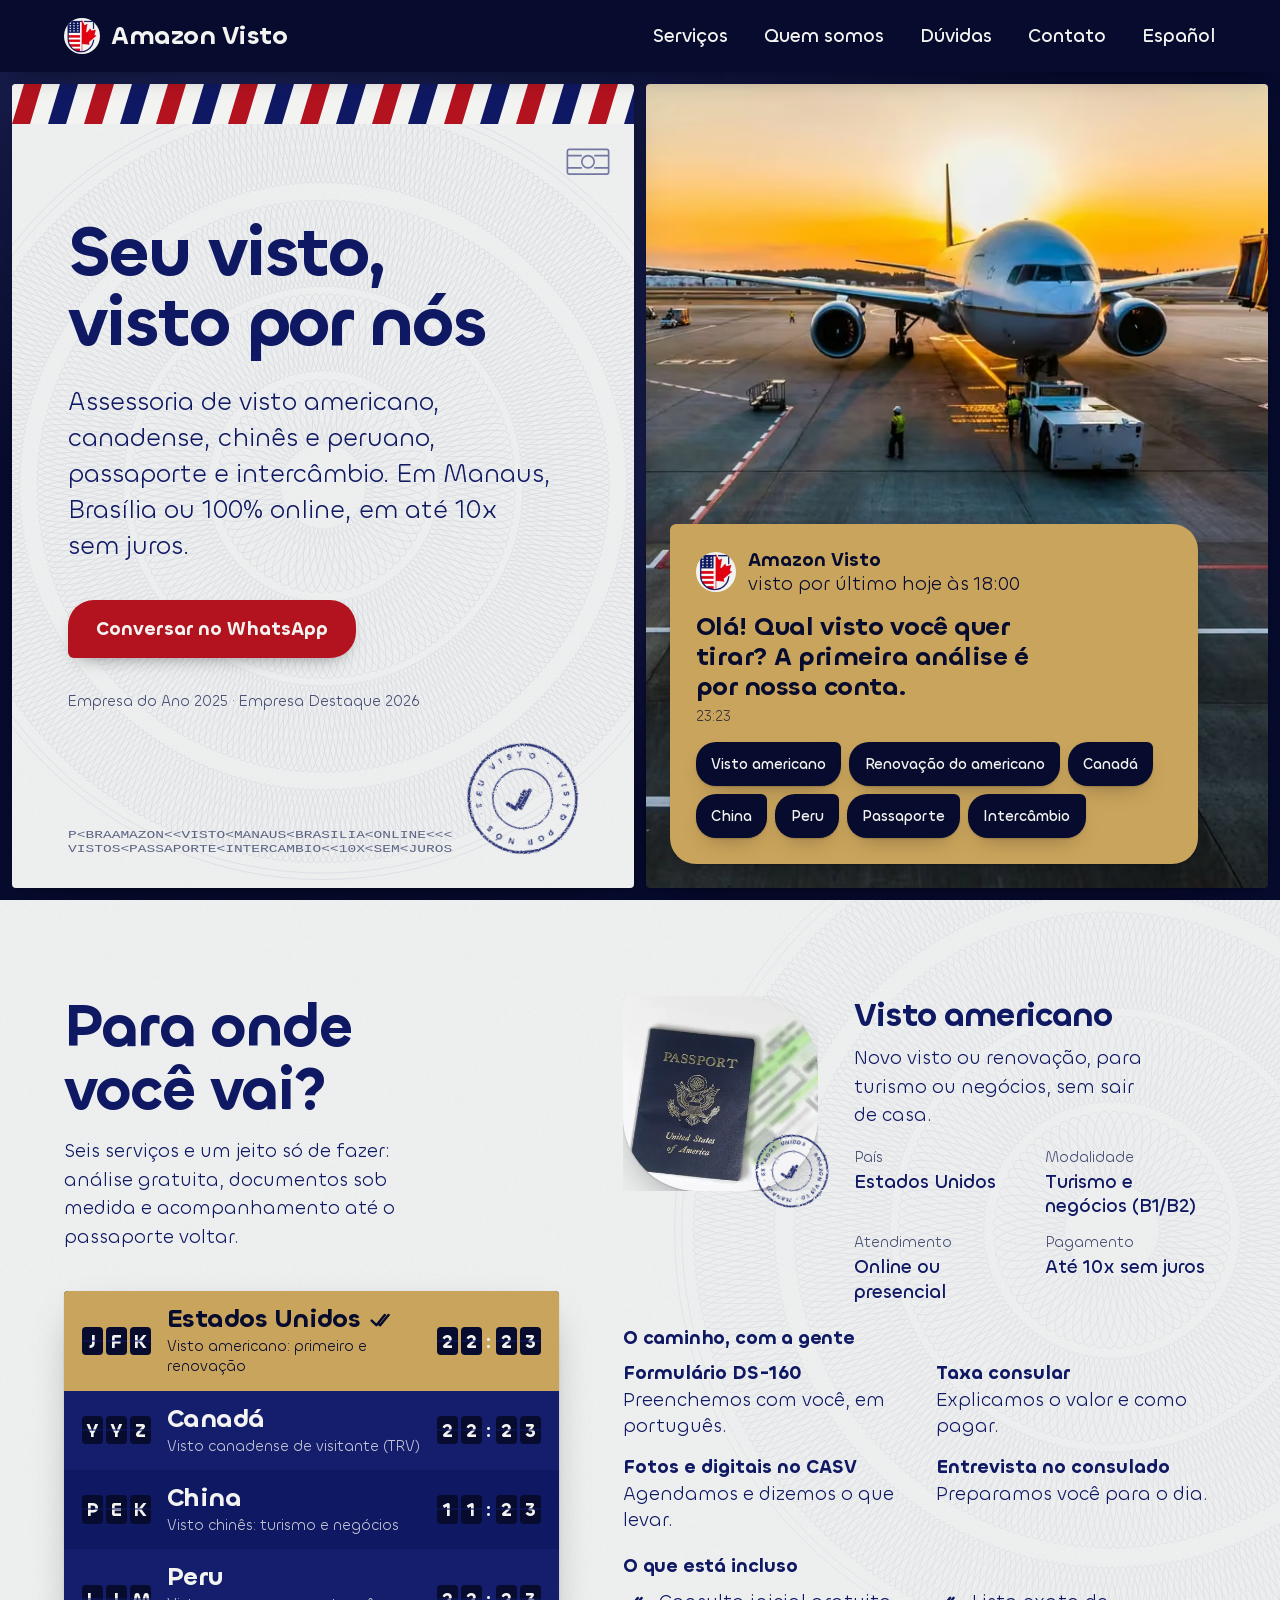
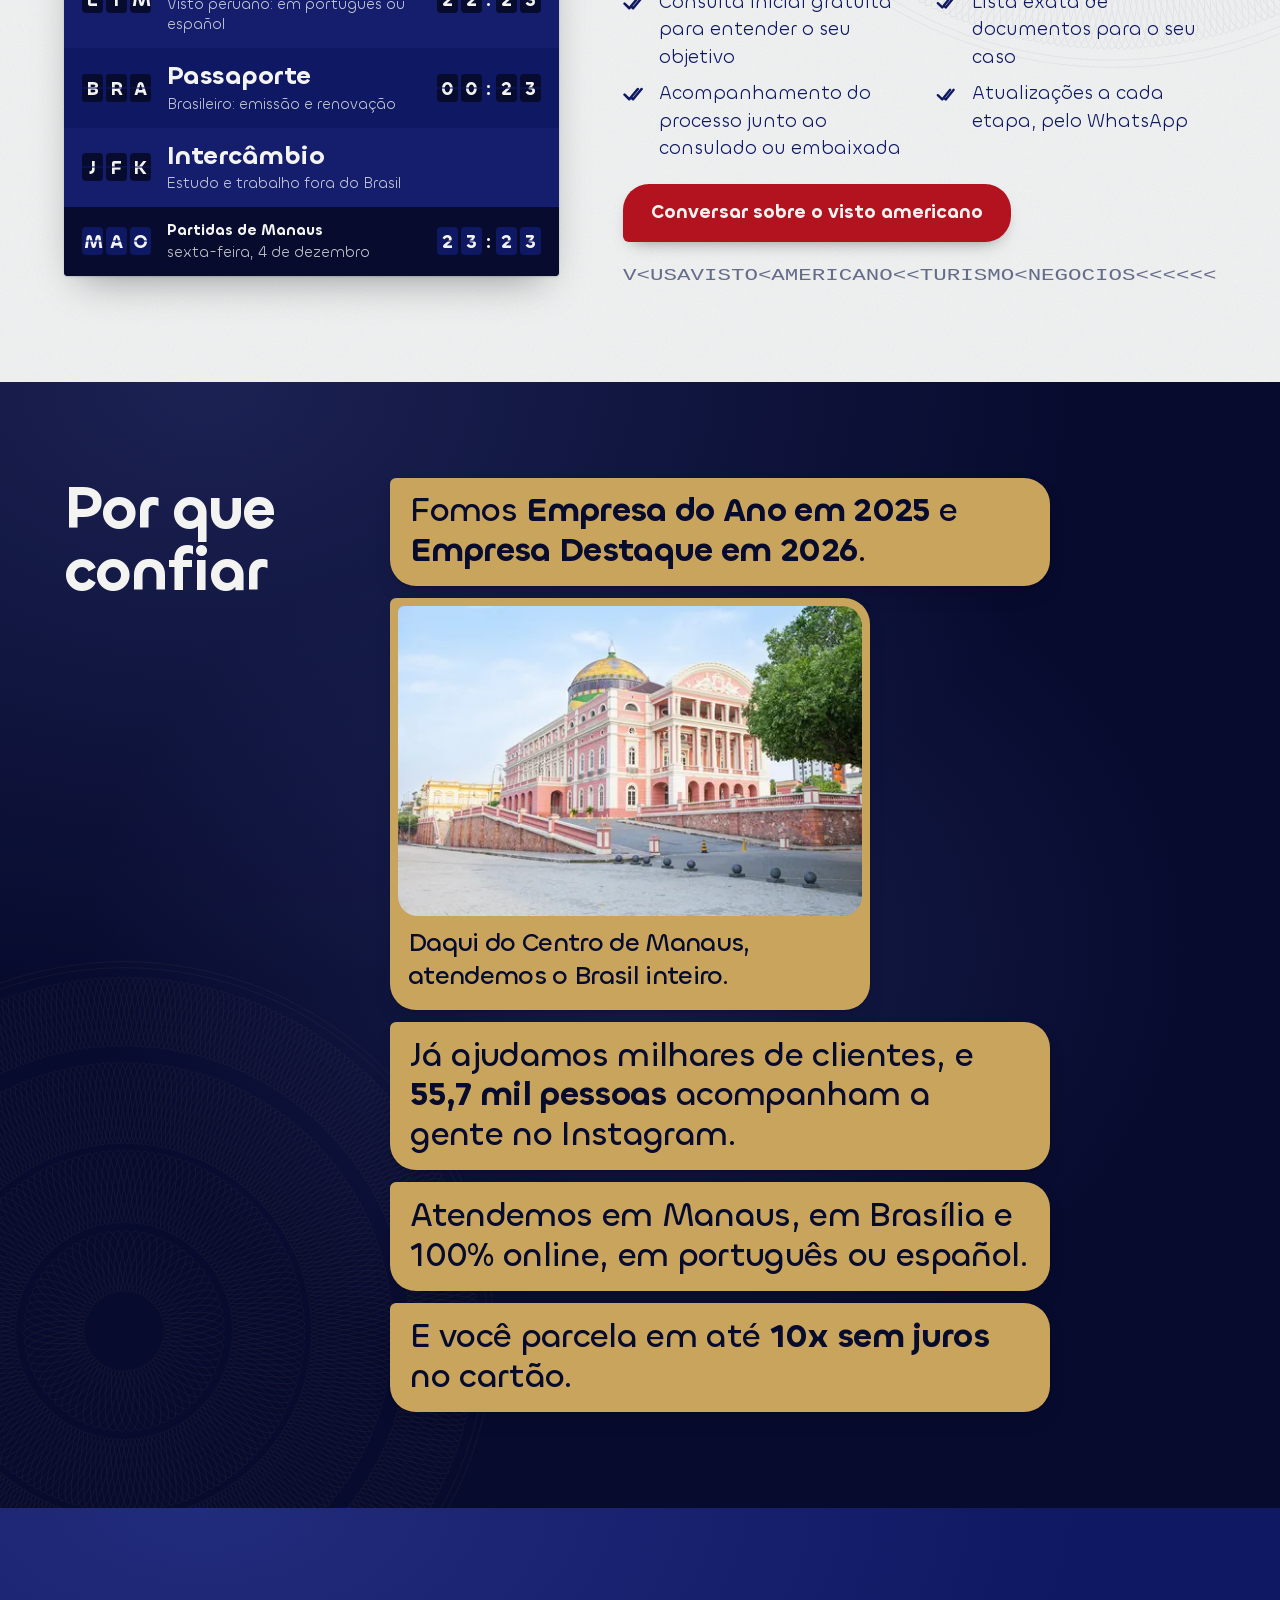
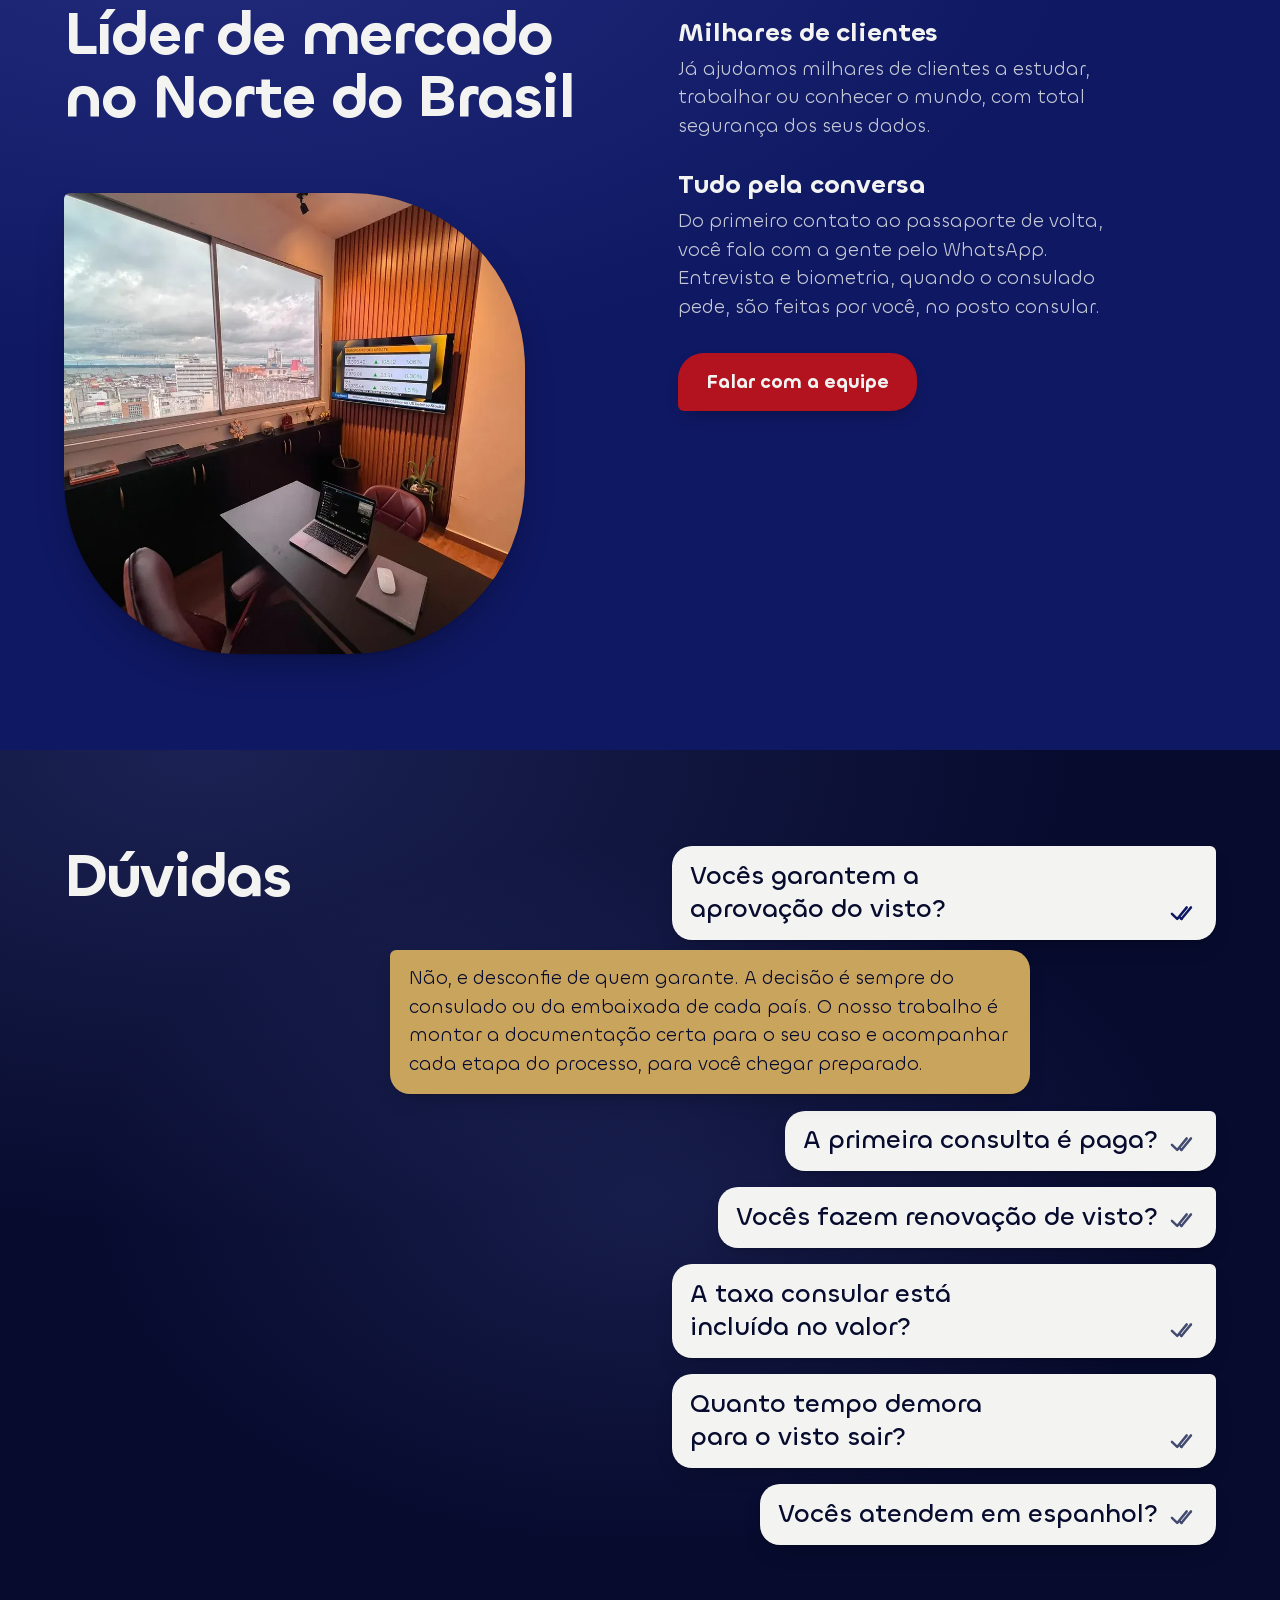
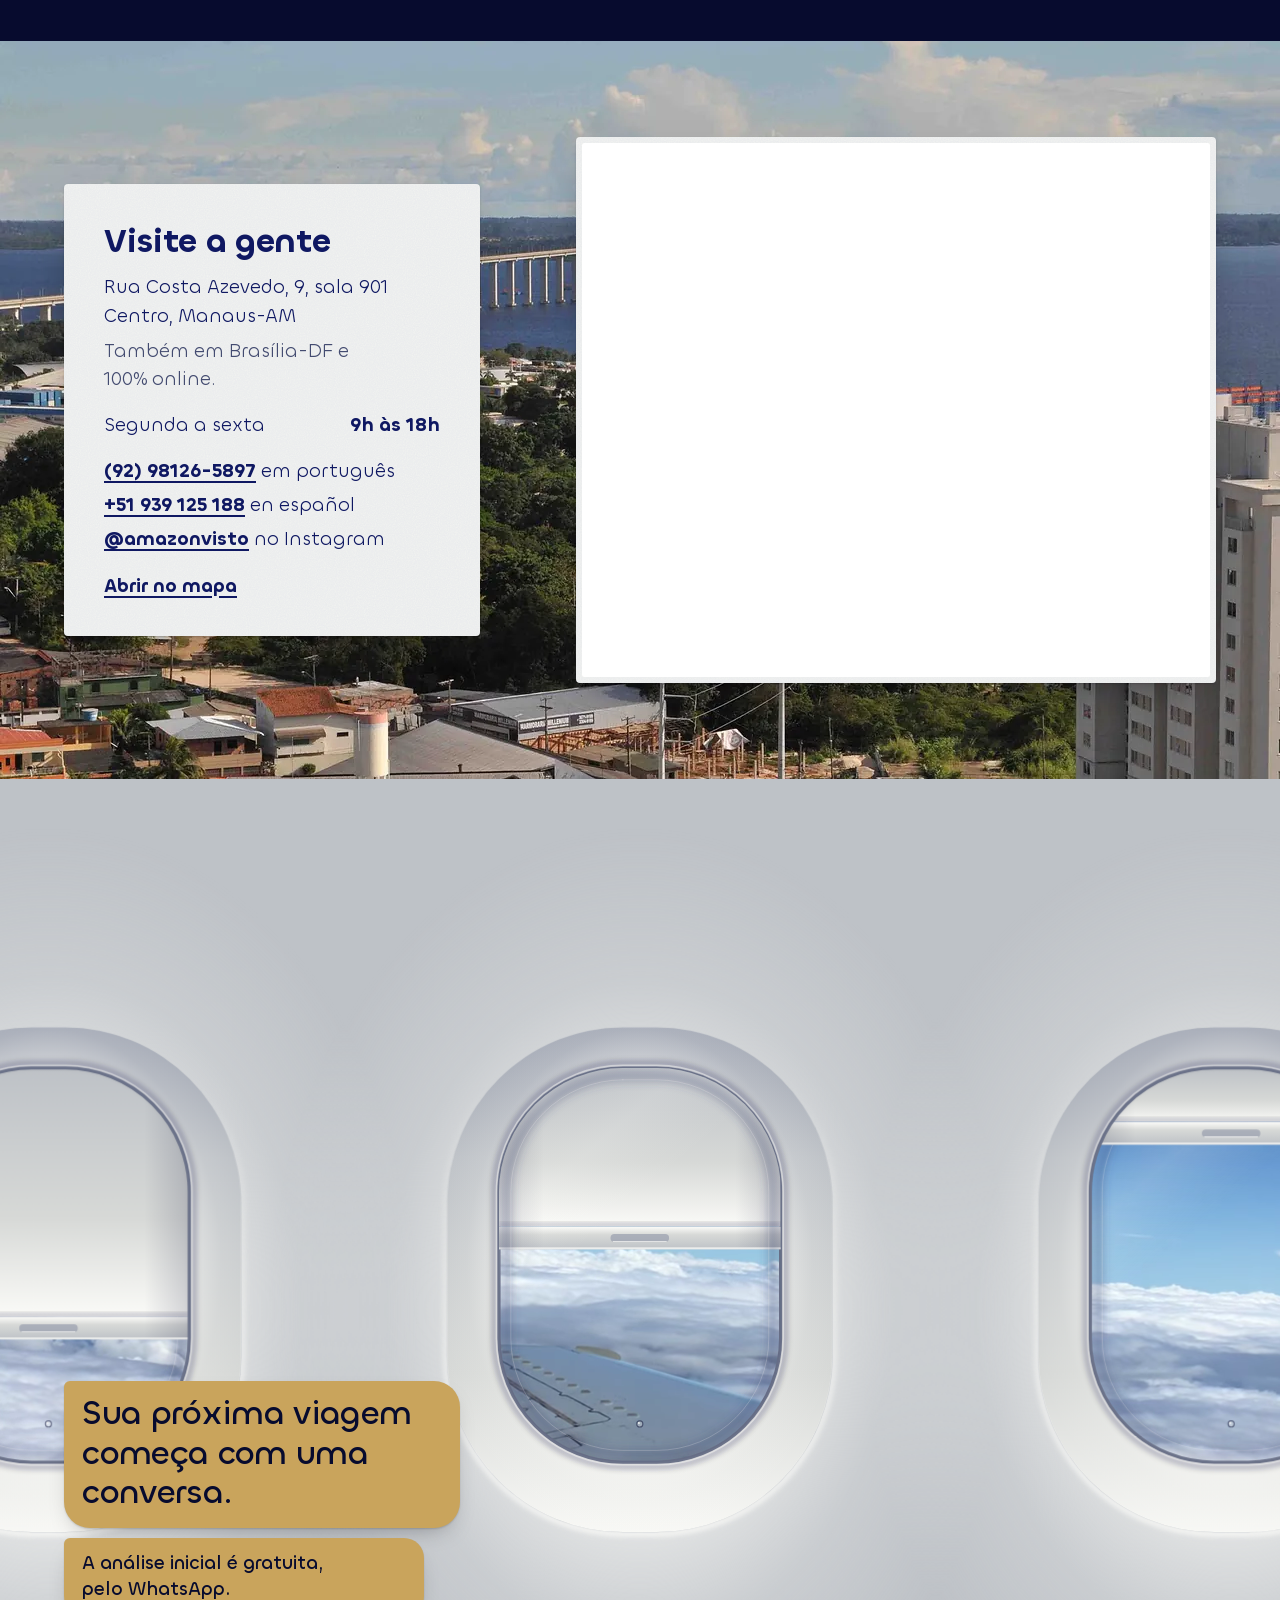
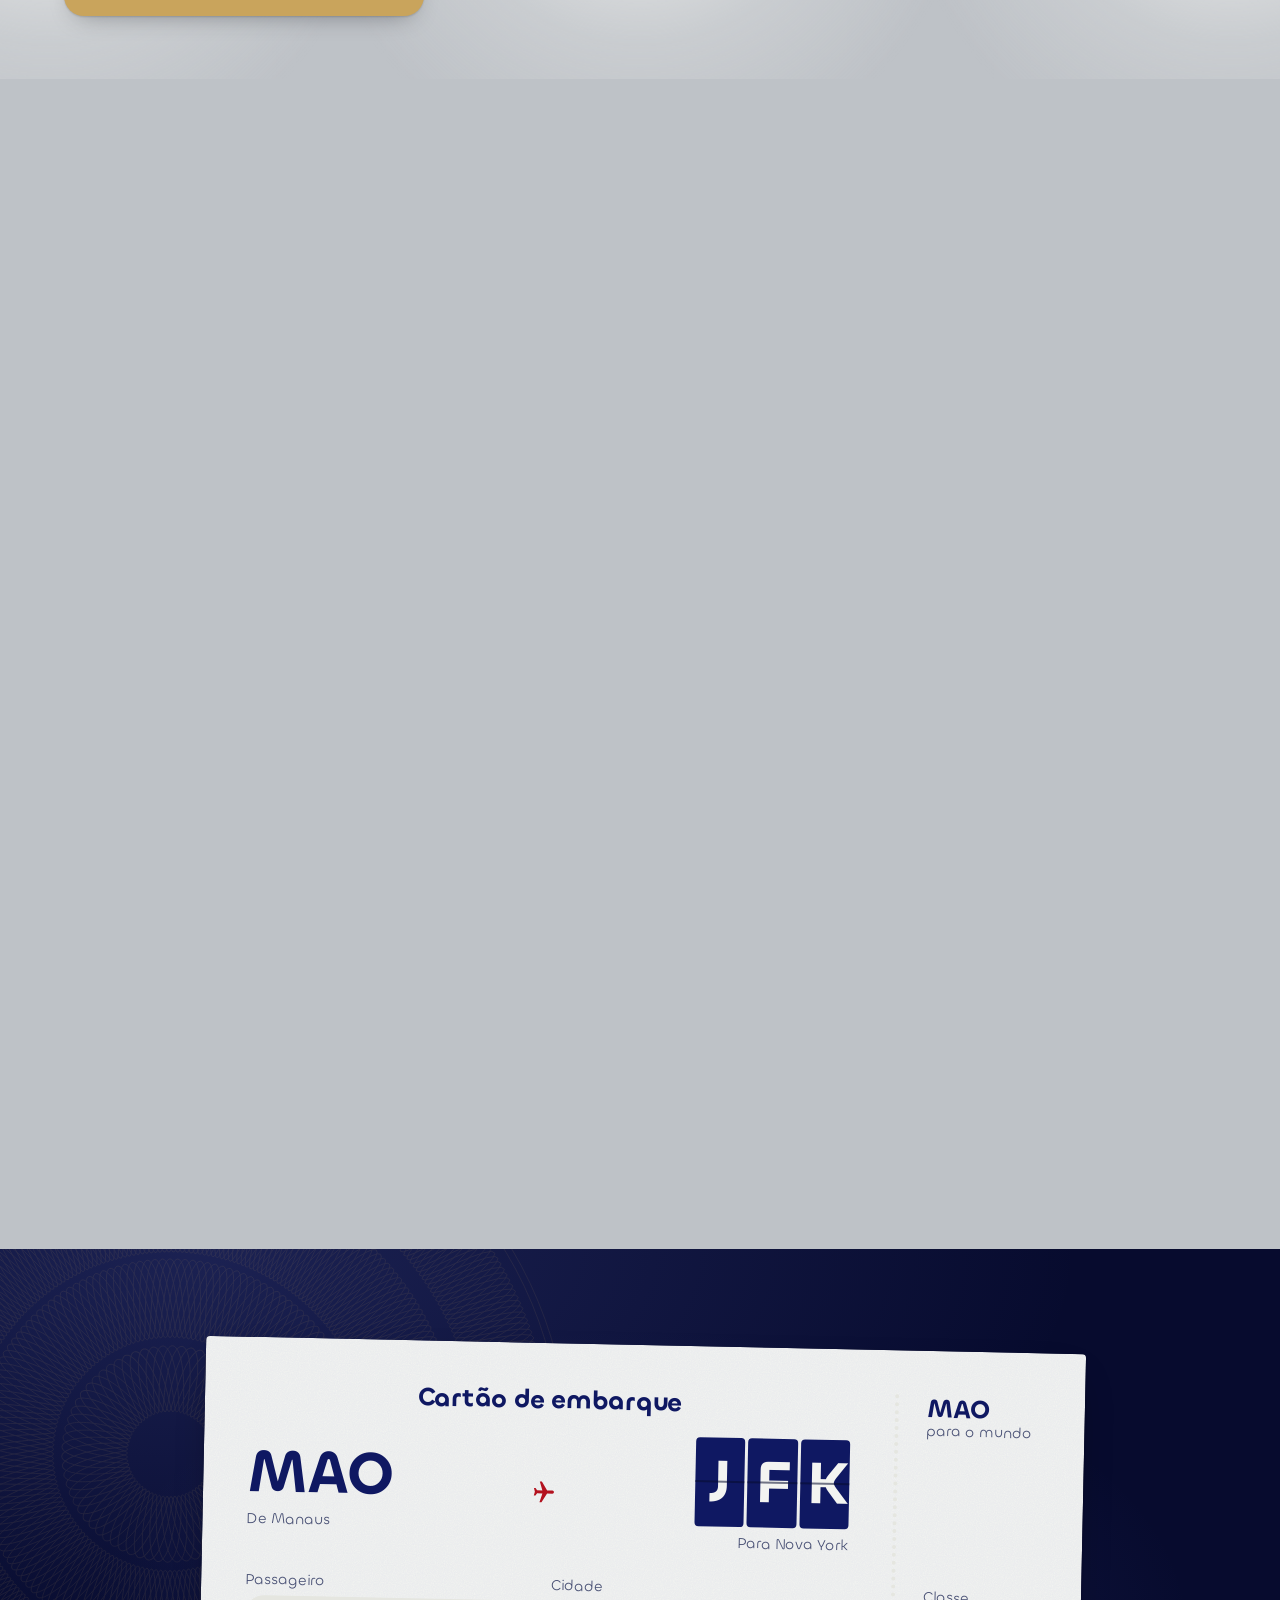
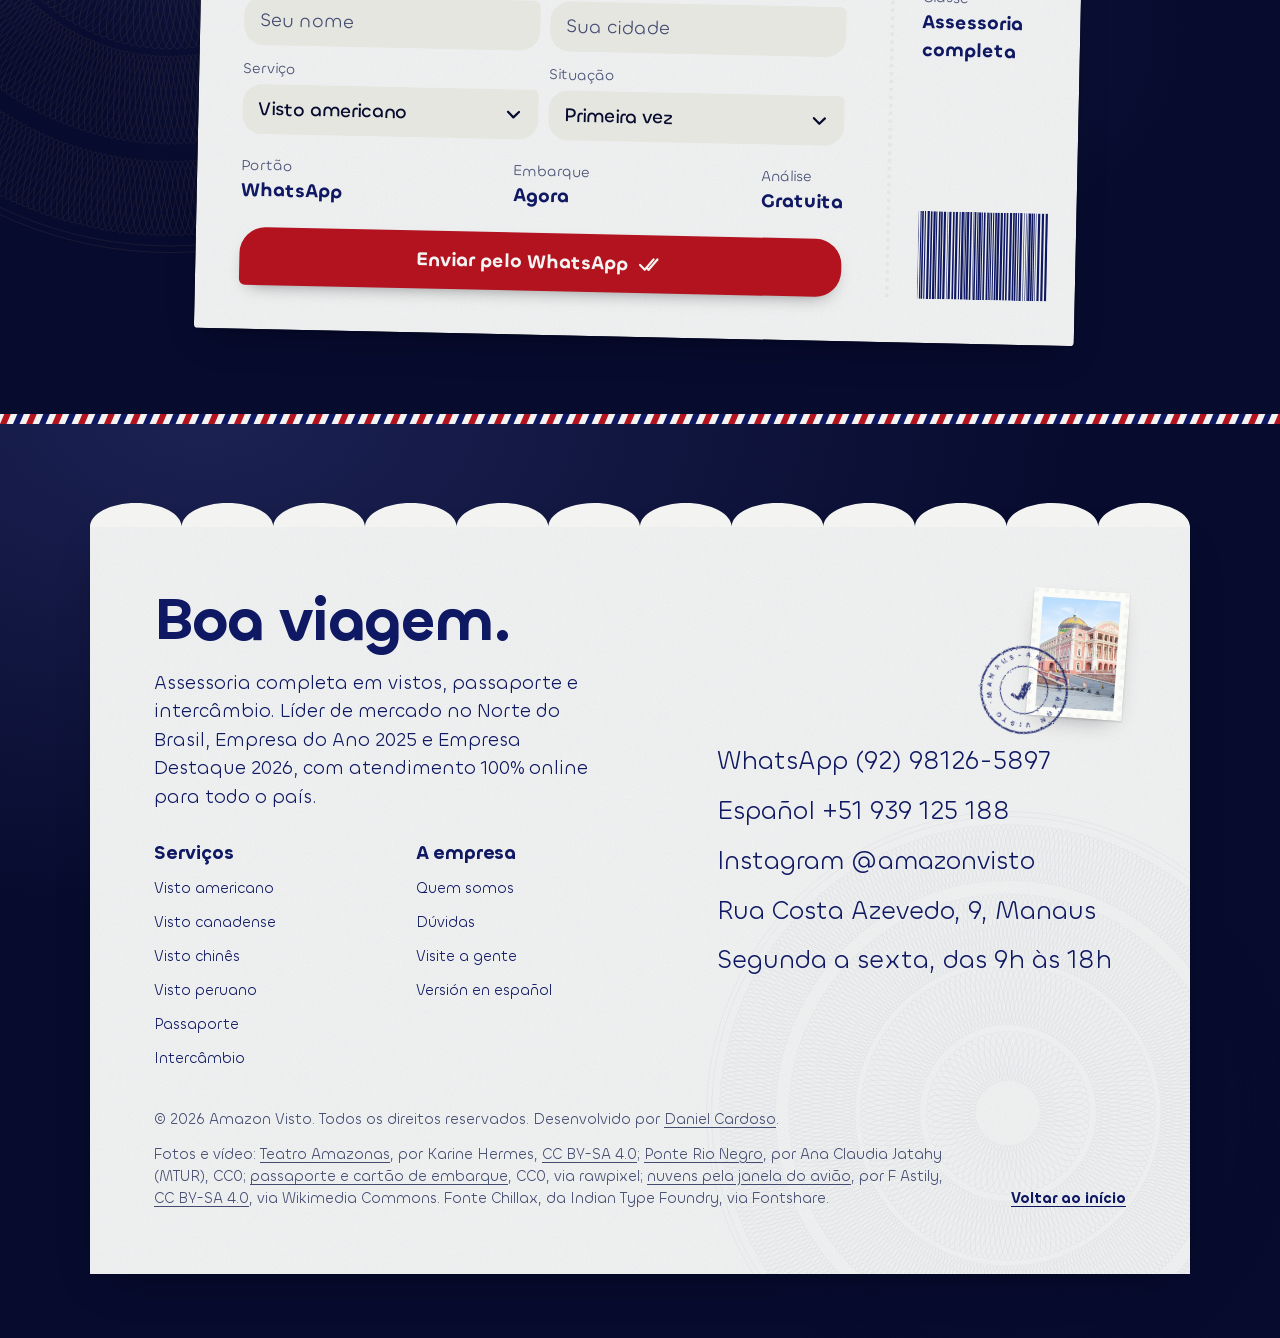
<file: index.html>
<!DOCTYPE html>
<html lang="pt-BR">
<head>
  <meta charset="UTF-8" />
  <meta name="viewport" content="width=device-width, initial-scale=1.0, viewport-fit=cover" />
  <meta name="theme-color" content="#070b2e" />
  <meta name="color-scheme" content="dark light" />
  <script>document.documentElement.classList.add("js");</script>

  <!-- SEO -->
  <title>Amazon Visto | Visto Americano, Canadense, Chinês e Passaporte</title>
  <meta
    name="description"
    content="Assessoria completa em vistos (Americano, Canadense, Chinês, Peruano), passaporte brasileiro e intercâmbio. Atendimento presencial em Manaus-AM e Brasília-DF, e 100% online para todo o Brasil. Parcele em até 10x sem juros."
  />
  <meta name="author" content="Amazon Visto" />
  <meta name="robots" content="index, follow" />

  <!-- O endereço do site: o GitHub Pages, por enquanto. Ao passar para o
       domínio próprio, troque "https://cardosodan.github.io/AmazonVisto/" em todo lugar
       (README, "Trocar o domínio"). -->
  <link rel="canonical" href="https://cardosodan.github.io/AmazonVisto/" />
  <link rel="alternate" hreflang="pt-BR" href="https://cardosodan.github.io/AmazonVisto/" />
  <link rel="alternate" hreflang="es" href="https://cardosodan.github.io/AmazonVisto/es.html" />
  <link rel="alternate" hreflang="x-default" href="https://cardosodan.github.io/AmazonVisto/" />

  <!-- Open Graph -->
  <meta property="og:type" content="website" />
  <meta property="og:title" content="Amazon Visto | Turismo, Estudo e Trabalho" />
  <meta
    property="og:description"
    content="Visto Americano, Canadense, Chinês, Peruano e Passaporte, sem sair de casa, parcelado em até 10x. Líder de mercado no Norte."
  />
  <meta property="og:site_name" content="Amazon Visto" />
  <meta property="og:image" content="https://cardosodan.github.io/AmazonVisto/images/og-image.jpg" />
  <meta property="og:image:width" content="1200" />
  <meta property="og:image:height" content="630" />
  <meta property="og:url" content="https://cardosodan.github.io/AmazonVisto/" />
  <meta property="og:locale" content="pt_BR" />
  <meta property="og:locale:alternate" content="es_LA" />
  <meta name="twitter:card" content="summary_large_image" />

  <link rel="icon" type="image/png" href="images/favicon.png" />
  <!-- A foto da capa é a primeira coisa grande da página (o LCP): o
       navegador começa a baixar a AVIF dela antes de ler o resto do HTML.
       Mesmo srcset e sizes do <picture> da capa (senão baixa duas vezes). -->
  <link rel="preload" as="image" type="image/avif" imagesrcset="images/banner-640.avif 640w, images/banner-960.avif 960w, images/banner-1280.avif 1280w, images/banner-1600.avif 1600w, images/banner-1920.avif 1920w" imagesizes="(min-width: 1440px) 84vw, (min-width: 768px) 98vw, 150vw" fetchpriority="high" />
  <link rel="preload" href="fonts/chillax-600.woff2" as="font" type="font/woff2" crossorigin />
  <link rel="preload" href="fonts/chillax-400.woff2" as="font" type="font/woff2" crossorigin />
  <link rel="stylesheet" href="css/style.css?v=b60369b1cb" />

  <!-- Dados para o Google (busca local e mapa), os mesmos da página.
       TROCAR: o horário, quando a empresa confirmar (o mesmo do "Visite a
       gente"). Só na versão em português (o gerar-es.mjs tira). -->
  <script type="application/ld+json">
  {
    "@context": "https://schema.org",
    "@type": "TravelAgency",
    "name": "Amazon Visto",
    "url": "https://cardosodan.github.io/AmazonVisto/",
    "logo": "https://cardosodan.github.io/AmazonVisto/images/logo.webp",
    "image": "https://cardosodan.github.io/AmazonVisto/images/og-image.jpg",
    "telephone": "+55 92 98126-5897",
    "address": {
      "@type": "PostalAddress",
      "streetAddress": "Rua Costa Azevedo, 9, sala 901",
      "addressLocality": "Manaus",
      "addressRegion": "AM",
      "addressCountry": "BR"
    },
    "geo": {
      "@type": "GeoCoordinates",
      "latitude": -3.130189,
      "longitude": -60.02228
    },
    "openingHoursSpecification": [
      {
        "@type": "OpeningHoursSpecification",
        "dayOfWeek": [
          "Monday",
          "Tuesday",
          "Wednesday",
          "Thursday",
          "Friday"
        ],
        "opens": "09:00",
        "closes": "18:00"
      }
    ],
    "areaServed": {
      "@type": "Country",
      "name": "Brasil"
    },
    "availableLanguage": [
      "pt-BR",
      "es"
    ],
    "contactPoint": [
      {
        "@type": "ContactPoint",
        "telephone": "+55 92 98126-5897",
        "contactType": "customer service",
        "availableLanguage": "pt-BR"
      },
      {
        "@type": "ContactPoint",
        "telephone": "+51 939 125 188",
        "contactType": "customer service",
        "availableLanguage": "es"
      }
    ],
    "sameAs": [
      "https://instagram.com/amazonvisto"
    ],
    "makesOffer": [
      {
        "@type": "Offer",
        "itemOffered": {
          "@type": "Service",
          "name": "Visto americano"
        }
      },
      {
        "@type": "Offer",
        "itemOffered": {
          "@type": "Service",
          "name": "Visto canadense"
        }
      },
      {
        "@type": "Offer",
        "itemOffered": {
          "@type": "Service",
          "name": "Visto chinês"
        }
      },
      {
        "@type": "Offer",
        "itemOffered": {
          "@type": "Service",
          "name": "Visto peruano"
        }
      },
      {
        "@type": "Offer",
        "itemOffered": {
          "@type": "Service",
          "name": "Passaporte brasileiro"
        }
      },
      {
        "@type": "Offer",
        "itemOffered": {
          "@type": "Service",
          "name": "Intercâmbio"
        }
      }
    ]
  }
  </script>
</head>
<body>
  <a class="pular" href="#conteudo">Pular para o conteúdo</a>

  <!-- O "visto": o tique duplo da conversa, desenhado uma vez e usado em
       todo o site (marcadores, botões, carimbos). -->
  <svg width="0" height="0" style="position: absolute" aria-hidden="true" focusable="false">
    <symbol id="visto" viewBox="0 0 22 14">
      <path d="M1.5 7.6 5.6 11.6 13 2.6" />
      <path d="M8.9 11.6 16.3 2.6" />
      <path d="M7.4 10.1 8.9 11.6" />
    </symbol>
    <!-- "Tinta de carimbo": desgasta de leve as bordas dos carimbos, como tinta
         de verdade no papel. -->
    <filter id="tintaCarimbo" x="-5%" y="-5%" width="110%" height="110%">
      <feTurbulence type="fractalNoise" baseFrequency="0.9" numOctaves="2" seed="7" result="ruido" />
      <feDisplacementMap in="SourceGraphic" in2="ruido" scale="2.2" result="tremido" />
      <feComponentTransfer in="ruido" result="falhas">
        <feFuncA type="discrete" tableValues="1 1 1 1 1 0.35 1 1" />
      </feComponentTransfer>
      <feComposite in="tremido" in2="falhas" operator="in" />
    </filter>
  </svg>

  <!-- ==========================================================================
       BARRA: a marca à esquerda; três links e o idioma à direita. No celular,
       os links viram "Menu".
       ========================================================================== -->
  <header class="barra" id="topo">
    <a class="barra__marca" href="#inicio">
      <img src="images/logo-128.webp" alt="" width="36" height="36" />
      <span translate="no">Amazon Visto</span>
    </a>
    <nav class="barra__nav" id="navegacao" aria-label="Navegação principal">
      <a href="#servicos">Serviços</a>
      <a href="#sobre">Quem somos</a>
      <a href="#duvidas">Dúvidas</a>
      <a href="#contato">Contato</a>
      <a class="barra__idioma" href="es.html" hreflang="es" lang="es">Español</a>
    </nav>
    <button
      class="barra__menu"
      id="botaoMenu"
      type="button"
      aria-expanded="false"
      aria-controls="navegacao"
      data-rotulo-abrir="Abrir menu"
      data-rotulo-fechar="Fechar menu"
      data-texto-fechar="Fechar"
    >Menu</button>
  </header>

  <main id="conteudo">
    <!-- ==========================================================================
         CAPA: à esquerda, a página de dados do passaporte (papel com
         guilhoche de segurança, a borda listrada do envelope de correio
         aéreo, o chip, a zona de leitura e o carimbo do "visto"); à direita, o
         avião na pista e, sobre o pé da foto, a conversa viva: escolher o caso
         faz a Amazon Visto responder e deixa a mensagem pronta para o WhatsApp
         (main.js, "ativarConversa"). Sem JS, o compositor já aparece e abre o
         WhatsApp com o texto escrito.
         ========================================================================== -->
    <section class="capa" id="inicio">
      <div class="capa__cartao">
        <div class="listra" aria-hidden="true"></div>
        <!-- Símbolo do passaporte eletrônico (chip), como na capa do passaporte. -->
        <svg class="capa__chip" viewBox="0 0 64 40" aria-hidden="true" focusable="false">
          <rect x="2" y="2" width="60" height="36" rx="3" />
          <circle cx="32" cy="20" r="9" />
          <path d="M2 11h21M41 11h21M2 29h21M41 29h21" />
        </svg>
        <div class="capa__texto">
          <h1>Seu visto, visto por nós</h1>
          <p class="capa__apoio">
            Assessoria de visto americano, canadense, chinês e peruano,
            passaporte e intercâmbio. Em Manaus, Brasília ou 100% online, em
            até 10x sem juros.
          </p>
          <a
            class="botao botao--acao"
            href="https://wa.me/5592981265897?text=Ol%C3%A1!%20Vim%20pelo%20site%20e%20gostaria%20de%20mais%20informa%C3%A7%C3%B5es%20sobre%20visto."
            target="_blank"
            rel="noopener"
          >Conversar no WhatsApp</a>
          <p class="capa__selos">Empresa do Ano 2025 · Empresa Destaque 2026</p>
        </div>
        <div class="capa__pe" aria-hidden="true">
          <svg class="mrz capa__mrz" viewBox="0 0 600 44" preserveAspectRatio="none" focusable="false"><text x="0" y="16" textLength="600" lengthAdjust="spacingAndGlyphs">P&lt;BRAAMAZON&lt;&lt;VISTO&lt;MANAUS&lt;BRASILIA&lt;ONLINE&lt;&lt;&lt;</text><text x="0" y="38" textLength="600" lengthAdjust="spacingAndGlyphs">VISTOS&lt;PASSAPORTE&lt;INTERCAMBIO&lt;&lt;10X&lt;SEM&lt;JUROS</text></svg>
          <svg class="carimbo capa__carimbo" viewBox="0 0 120 120" focusable="false"><defs><path id="anel-capa" d="M 17,60 a 43,43 0 1,1 86,0 a 43,43 0 1,1 -86,0" /></defs><circle cx="60" cy="60" r="56" /><circle cx="60" cy="60" r="31" /><text><textPath href="#anel-capa" textLength="266" lengthAdjust="spacing">SEU VISTO · VISTO POR NÓS ·</textPath></text><use href="#visto" x="41" y="49" width="38" height="24" /></svg>
        </div>
      </div>

      <figure class="capa__foto">
        <picture>
          <source type="image/avif" srcset="images/banner-640.avif 640w, images/banner-960.avif 960w, images/banner-1280.avif 1280w, images/banner-1600.avif 1600w, images/banner-1920.avif 1920w" sizes="(min-width: 1440px) 84vw, (min-width: 768px) 98vw, 150vw" />
          <img
            src="images/banner-1280.webp"
            srcset="images/banner-640.webp 640w, images/banner-960.webp 960w, images/banner-1280.webp 1280w, images/banner-1600.webp 1600w, images/banner-1920.webp 1920w"
            sizes="(min-width: 1440px) 84vw, (min-width: 768px) 98vw, 150vw"
            alt="Avião na pista do aeroporto ao entardecer"
            width="1920"
            height="1281"
            fetchpriority="high"
          />
        </picture>
      </figure>

      <div class="conversa" id="conversa">
        <div class="conversa__janela">
          <!-- TROCAR: horário real de atendimento (a presença usa seg. a sex., 9h às 18h, hora de Manaus) -->
          <div class="conversa__topo">
            <img src="images/logo-128.webp" alt="" width="44" height="44" />
            <p>
              <strong translate="no">Amazon Visto</strong>
              <span
                class="conversa__presenca"
                id="presenca"
                data-online="online agora"
                data-visto="visto por último {dia} às 18:00"
                data-hoje="hoje"
                data-ontem="ontem"
                data-sexta="sexta"
              >Atendimento de segunda a sexta, das 9h às 18h</span>
            </p>
          </div>

          <ol class="conversa__mensagens" id="mensagens" aria-live="polite">
            <li class="msg msg--deles msg--abertura">
              <p>Olá! Qual visto você quer tirar? A primeira análise é por nossa conta.</p>
              <span class="msg__hora" aria-hidden="true"></span>
            </li>
          </ol>

          <div class="conversa__respostas" role="group" aria-label="Escolha o seu caso">
            <button type="button" class="resposta" data-servico="visto-americano">Visto americano</button>
            <button type="button" class="resposta" data-servico="renovacao">Renovação do americano</button>
            <button type="button" class="resposta" data-servico="visto-canadense">Canadá</button>
            <button type="button" class="resposta" data-servico="visto-chines">China</button>
            <button type="button" class="resposta" data-servico="visto-peruano">Peru</button>
            <button type="button" class="resposta" data-servico="passaporte-brasileiro">Passaporte</button>
            <button type="button" class="resposta" data-servico="intercambio">Intercâmbio</button>
          </div>

          <!-- As respostas da Amazon Visto para cada caso, e a mensagem que fica
               pronta para enviar. TROCAR/REVISAR: confirmar com a empresa. -->
          <div class="conversa__roteiro" hidden>
            <p data-resposta="visto-americano" data-mensagem="Olá! Vim pelo site e quero tirar o visto americano.">Ótimo! No visto americano a gente monta a sua lista de documentos, preenche o formulário com você, cuida dos agendamentos e prepara você para a entrevista.</p>
            <p data-resposta="renovacao" data-mensagem="Olá! Vim pelo site e quero renovar o meu visto americano.">Dá para renovar sem complicação. A gente confere o que muda no seu caso e cuida do processo do começo ao fim.</p>
            <p data-resposta="visto-canadense" data-mensagem="Olá! Vim pelo site e quero tirar o visto canadense.">No visto canadense a gente organiza o pedido online, os documentos e o agendamento da biometria.</p>
            <p data-resposta="visto-chines" data-mensagem="Olá! Vim pelo site e quero tirar o visto chinês.">No visto chinês a gente prepara o formulário e os documentos e acompanha o pedido até o passaporte voltar.</p>
            <p data-resposta="visto-peruano" data-mensagem="Olá! Vim pelo site e quero tirar o visto peruano.">No visto peruano a gente orienta cada documento e acompanha o pedido, em português ou español.</p>
            <p data-resposta="passaporte-brasileiro" data-mensagem="Olá! Vim pelo site e quero tirar ou renovar o meu passaporte.">No passaporte a gente cuida do agendamento na Polícia Federal e da lista do que levar no dia.</p>
            <p data-resposta="intercambio" data-mensagem="Olá! Vim pelo site e quero saber sobre intercâmbio.">No intercâmbio a gente ajuda a escolher o caminho para estudar ou trabalhar fora e cuida do visto.</p>
            <p data-digitando>digitando…</p>
          </div>

          <form
            class="compositor"
            id="compositor"
            action="https://wa.me/5592981265897"
            method="get"
            target="_blank"
            data-whatsapp="5592981265897"
          >
            <label class="visualmente-oculto" for="mensagem">Sua mensagem para a Amazon Visto</label>
            <textarea id="mensagem" name="text" rows="2">Olá! Vim pelo site e gostaria de mais informações sobre visto.</textarea>
            <button class="botao botao--acao compositor__enviar" type="submit">
              Enviar pelo WhatsApp
              <svg aria-hidden="true" focusable="false"><use href="#visto" /></svg>
            </button>
          </form>
        </div>
      </div>
    </section>

    <!-- ==========================================================================
         SERVIÇOS: à esquerda o título e o painel de partidas do aeroporto
         (uma linha por destino: o código, o nome e a hora local de lá); à
         direita, a ficha do destino escolhido, uma página de visto com o
         carimbo e a zona de leitura (main.js, "ativarServicos"). No celular a
         ficha vem logo abaixo do painel. Cada ficha tem o próprio endereço
         (#visto-americano).
         Sem JS, todas as fichas aparecem. Para incluir um serviço: copie uma
         linha do painel e a ficha dela e troque o nome (images/produto-7.webp em diante
         estão de reserva).
         ========================================================================== -->
    <section class="servicos" id="servicos" aria-labelledby="titulo-servicos">
      <div class="servicos__topo">
        <h2 id="titulo-servicos" class="entrada">Para onde você vai?</h2>
        <p class="entrada">
          Seis serviços e um jeito só de fazer: análise gratuita, documentos
          sob medida e acompanhamento até o passaporte voltar.
        </p>
      </div>

      <!-- O painel de partidas: cada destino é uma linha do painel do
           aeroporto, com o código, o nome em letra grande e a hora local de
           lá agora; no pé, a origem: Manaus, com a data e a hora daqui
           (main.js, "ativarPainel"; sem JS, as horas não aparecem). No
           intercâmbio, o código gira pelos destinos. -->
      <div class="painel" id="painel">
        <ul class="destinos" role="list">
          <li><a class="destino destino--principal" href="#visto-americano" data-servico="visto-americano" data-fuso="America/New_York"><span class="destino__codigo placas" aria-hidden="true"><span>J</span><span>F</span><span>K</span></span><span class="destino__nome">Estados Unidos</span><span class="destino__fato">Visto americano: primeiro e renovação</span><span class="destino__hora placas" aria-hidden="true"></span></a></li>
          <li><a class="destino" href="#visto-canadense" data-servico="visto-canadense" data-fuso="America/Toronto"><span class="destino__codigo placas" aria-hidden="true"><span>Y</span><span>Y</span><span>Z</span></span><span class="destino__nome">Canadá</span><span class="destino__fato">Visto canadense de visitante (TRV)</span><span class="destino__hora placas" aria-hidden="true"></span></a></li>
          <li><a class="destino" href="#visto-chines" data-servico="visto-chines" data-fuso="Asia/Shanghai"><span class="destino__codigo placas" aria-hidden="true"><span>P</span><span>E</span><span>K</span></span><span class="destino__nome">China</span><span class="destino__fato">Visto chinês: turismo e negócios</span><span class="destino__hora placas" aria-hidden="true"></span></a></li>
          <li><a class="destino" href="#visto-peruano" data-servico="visto-peruano" data-fuso="America/Lima"><span class="destino__codigo placas" aria-hidden="true"><span>L</span><span>I</span><span>M</span></span><span class="destino__nome">Peru</span><span class="destino__fato">Visto peruano: em português ou español</span><span class="destino__hora placas" aria-hidden="true"></span></a></li>
          <li><a class="destino" href="#passaporte-brasileiro" data-servico="passaporte-brasileiro" data-fuso="America/Sao_Paulo"><span class="destino__codigo placas" aria-hidden="true"><span>B</span><span>R</span><span>A</span></span><span class="destino__nome">Passaporte</span><span class="destino__fato">Brasileiro: emissão e renovação</span><span class="destino__hora placas" aria-hidden="true"></span></a></li>
          <li><a class="destino" href="#intercambio" data-servico="intercambio"><span class="destino__codigo placas" aria-hidden="true" data-codigos="JFK|YYZ|PEK|LIM"><span>J</span><span>F</span><span>K</span></span><span class="destino__nome">Intercâmbio</span><span class="destino__fato">Estudo e trabalho fora do Brasil</span></a></li>
        </ul>
        <p class="painel__origem" data-fuso="America/Manaus">
          <span class="placas" aria-hidden="true"><span>M</span><span>A</span><span>O</span></span>
          <span class="painel__titulo">Partidas de Manaus</span>
          <span class="painel__data"></span>
          <span class="painel__hora placas" aria-hidden="true"></span>
        </p>
      </div>

      <div class="fichas" id="fichas">
        <article class="ficha" id="visto-americano" aria-labelledby="titulo-visto-americano">
          <div class="ficha__visual">
            <figure class="ficha__foto obturador" style="--foco: 0% 50%">
              <img src="assets/passport-boarding-pass-800.webp" srcset="assets/passport-boarding-pass-480.webp 480w, assets/passport-boarding-pass-800.webp 800w, assets/passport-boarding-pass-1024.webp 1024w" sizes="(min-width: 1280px) 21vw, (min-width: 640px) 30vw, 66vw" alt="Passaporte e cartão de embarque sobre a mesa" width="1024" height="773" loading="lazy" />
            </figure>
            <svg class="carimbo ficha__carimbo" viewBox="0 0 120 120" aria-hidden="true" focusable="false"><defs><path id="anel-visto-americano" d="M 17,60 a 43,43 0 1,1 86,0 a 43,43 0 1,1 -86,0" /></defs><circle cx="60" cy="60" r="56" /><circle cx="60" cy="60" r="31" /><text><textPath href="#anel-visto-americano" textLength="266" lengthAdjust="spacing">ESTADOS UNIDOS · AMAZON VISTO · MANAUS ·</textPath></text><use href="#visto" x="41" y="49" width="38" height="24" /></svg>
          </div>
          <div class="ficha__cabeca">
            <h3 id="titulo-visto-americano">Visto americano</h3>
            <p class="ficha__desc">Novo visto ou renovação, para turismo ou negócios, sem sair de casa.</p>
            <dl class="ficha__dados">
              <div><dt>País</dt><dd>Estados Unidos</dd></div>
              <div><dt>Modalidade</dt><dd>Turismo e negócios (B1/B2)</dd></div>
              <div><dt>Atendimento</dt><dd>Online ou presencial</dd></div>
              <div><dt>Pagamento</dt><dd>Até 10x sem juros</dd></div>
            </dl>
          </div>
          <div class="ficha__resto">
            <h4>O caminho, com a gente</h4>
            <!-- TROCAR/REVISAR: confirmar com a empresa o que ela faz em cada etapa. -->
            <ol class="ficha__caminho">
              <li><strong>Formulário DS-160</strong> Preenchemos com você, em português.</li>
              <li><strong>Taxa consular</strong> Explicamos o valor e como pagar.</li>
              <li><strong>Fotos e digitais no CASV</strong> Agendamos e dizemos o que levar.</li>
              <li><strong>Entrevista no consulado</strong> Preparamos você para o dia.</li>
            </ol>
            <h4>O que está incluso</h4>
            <ul class="vistos">
              <li>Consulta inicial gratuita para entender o seu objetivo</li>
              <li>Lista exata de documentos para o seu caso</li>
              <li>Acompanhamento do processo junto ao consulado ou embaixada</li>
              <li>Atualizações a cada etapa, pelo WhatsApp</li>
              <!-- TROCAR: itens específicos deste serviço (tire o "hidden" ao preencher) -->
              <li hidden>TROCAR: itens específicos deste serviço</li>
            </ul>
            <!-- TROCAR: valor "a partir de" deste serviço (tire o "hidden" ao preencher) -->
            <p class="ficha__preco" hidden>A partir de <strong>R$ TROCAR</strong>, em até 10x sem juros no cartão</p>
            <a class="botao botao--acao" href="https://wa.me/5592981265897?text=Ol%C3%A1!%20Vim%20pelo%20site%20e%20gostaria%20de%20mais%20informa%C3%A7%C3%B5es%20sobre%20Visto%20Americano." target="_blank" rel="noopener">Conversar sobre o visto americano</a>
            <svg class="mrz ficha__mrz" viewBox="0 0 600 22" preserveAspectRatio="none" aria-hidden="true" focusable="false"><text x="0" y="16" textLength="600" lengthAdjust="spacingAndGlyphs">V&lt;USAVISTO&lt;AMERICANO&lt;&lt;TURISMO&lt;NEGOCIOS&lt;&lt;&lt;&lt;&lt;&lt;</text></svg>
          </div>
        </article>

        <article class="ficha" id="visto-canadense" aria-labelledby="titulo-visto-canadense">
          <div class="ficha__visual">
            <figure class="ficha__foto">
              <img src="images/produto-2-800.webp" srcset="images/produto-2-480.webp 480w, images/produto-2-800.webp 800w" sizes="(min-width: 1280px) 21vw, (min-width: 640px) 30vw, 66vw" alt="Toronto ao entardecer, com a CN Tower" width="800" height="800" loading="lazy" />
            </figure>
            <svg class="carimbo ficha__carimbo" viewBox="0 0 120 120" aria-hidden="true" focusable="false"><defs><path id="anel-visto-canadense" d="M 17,60 a 43,43 0 1,1 86,0 a 43,43 0 1,1 -86,0" /></defs><circle cx="60" cy="60" r="56" /><circle cx="60" cy="60" r="31" /><text><textPath href="#anel-visto-canadense" textLength="266" lengthAdjust="spacing">CANADÁ · AMAZON VISTO · MANAUS ·</textPath></text><use href="#visto" x="41" y="49" width="38" height="24" /></svg>
          </div>
          <div class="ficha__cabeca">
            <h3 id="titulo-visto-canadense">Visto canadense</h3>
            <p class="ficha__desc">Visto de turista para o Canadá, com assessoria completa do início ao fim.</p>
            <dl class="ficha__dados">
              <div><dt>País</dt><dd>Canadá</dd></div>
              <div><dt>Modalidade</dt><dd>Visto de visitante (TRV)</dd></div>
              <div><dt>Atendimento</dt><dd>Online ou presencial</dd></div>
              <div><dt>Pagamento</dt><dd>Até 10x sem juros</dd></div>
            </dl>
          </div>
          <div class="ficha__resto">
            <h4>O que está incluso</h4>
            <ul class="vistos">
              <li>Consulta inicial gratuita para entender o seu objetivo</li>
              <li>Lista exata de documentos para o seu caso</li>
              <li>Acompanhamento do processo junto ao consulado ou embaixada</li>
              <li>Atualizações a cada etapa, pelo WhatsApp</li>
              <!-- TROCAR: itens específicos deste serviço (tire o "hidden" ao preencher) -->
              <li hidden>TROCAR: itens específicos deste serviço</li>
            </ul>
            <!-- TROCAR: valor "a partir de" deste serviço (tire o "hidden" ao preencher) -->
            <p class="ficha__preco" hidden>A partir de <strong>R$ TROCAR</strong>, em até 10x sem juros no cartão</p>
            <a class="botao botao--acao" href="https://wa.me/5592981265897?text=Ol%C3%A1!%20Vim%20pelo%20site%20e%20gostaria%20de%20mais%20informa%C3%A7%C3%B5es%20sobre%20Visto%20Canadense." target="_blank" rel="noopener">Conversar sobre o visto canadense</a>
            <svg class="mrz ficha__mrz" viewBox="0 0 600 22" preserveAspectRatio="none" aria-hidden="true" focusable="false"><text x="0" y="16" textLength="600" lengthAdjust="spacingAndGlyphs">V&lt;CANVISTO&lt;CANADENSE&lt;&lt;VISITANTE&lt;&lt;&lt;&lt;&lt;&lt;&lt;&lt;&lt;&lt;&lt;&lt;&lt;</text></svg>
          </div>
        </article>

        <article class="ficha" id="visto-chines" aria-labelledby="titulo-visto-chines">
          <div class="ficha__visual">
            <figure class="ficha__foto">
              <img src="images/produto-3-800.webp" srcset="images/produto-3-480.webp 480w, images/produto-3-800.webp 800w" sizes="(min-width: 1280px) 21vw, (min-width: 640px) 30vw, 66vw" alt="A Grande Muralha da China entre montanhas" width="800" height="800" loading="lazy" />
            </figure>
            <svg class="carimbo ficha__carimbo" viewBox="0 0 120 120" aria-hidden="true" focusable="false"><defs><path id="anel-visto-chines" d="M 17,60 a 43,43 0 1,1 86,0 a 43,43 0 1,1 -86,0" /></defs><circle cx="60" cy="60" r="56" /><circle cx="60" cy="60" r="31" /><text><textPath href="#anel-visto-chines" textLength="266" lengthAdjust="spacing">CHINA · AMAZON VISTO · MANAUS ·</textPath></text><use href="#visto" x="41" y="49" width="38" height="24" /></svg>
          </div>
          <div class="ficha__cabeca">
            <h3 id="titulo-visto-chines">Visto chinês</h3>
            <p class="ficha__desc">Turismo e negócios na China, com parcelamento em até 10x sem juros.</p>
            <dl class="ficha__dados">
              <div><dt>País</dt><dd>China</dd></div>
              <div><dt>Modalidade</dt><dd>Turismo (L) e negócios (M)</dd></div>
              <div><dt>Atendimento</dt><dd>Online ou presencial</dd></div>
              <div><dt>Pagamento</dt><dd>Até 10x sem juros</dd></div>
            </dl>
          </div>
          <div class="ficha__resto">
            <h4>O que está incluso</h4>
            <ul class="vistos">
              <li>Consulta inicial gratuita para entender o seu objetivo</li>
              <li>Lista exata de documentos para o seu caso</li>
              <li>Acompanhamento do processo junto ao consulado ou embaixada</li>
              <li>Atualizações a cada etapa, pelo WhatsApp</li>
              <!-- TROCAR: itens específicos deste serviço (tire o "hidden" ao preencher) -->
              <li hidden>TROCAR: itens específicos deste serviço</li>
            </ul>
            <!-- TROCAR: valor "a partir de" deste serviço (tire o "hidden" ao preencher) -->
            <p class="ficha__preco" hidden>A partir de <strong>R$ TROCAR</strong>, em até 10x sem juros no cartão</p>
            <a class="botao botao--acao" href="https://wa.me/5592981265897?text=Ol%C3%A1!%20Vim%20pelo%20site%20e%20gostaria%20de%20mais%20informa%C3%A7%C3%B5es%20sobre%20Visto%20Chin%C3%AAs." target="_blank" rel="noopener">Conversar sobre o visto chinês</a>
            <svg class="mrz ficha__mrz" viewBox="0 0 600 22" preserveAspectRatio="none" aria-hidden="true" focusable="false"><text x="0" y="16" textLength="600" lengthAdjust="spacingAndGlyphs">V&lt;CHNVISTO&lt;CHINES&lt;&lt;TURISMO&lt;NEGOCIOS&lt;&lt;&lt;&lt;&lt;&lt;&lt;&lt;&lt;</text></svg>
          </div>
        </article>

        <article class="ficha" id="visto-peruano" aria-labelledby="titulo-visto-peruano">
          <div class="ficha__visual">
            <figure class="ficha__foto">
              <img src="images/produto-4-800.webp" srcset="images/produto-4-480.webp 480w, images/produto-4-800.webp 800w" sizes="(min-width: 1280px) 21vw, (min-width: 640px) 30vw, 66vw" alt="Machu Picchu, no Peru, entre as montanhas" width="800" height="800" loading="lazy" />
            </figure>
            <svg class="carimbo ficha__carimbo" viewBox="0 0 120 120" aria-hidden="true" focusable="false"><defs><path id="anel-visto-peruano" d="M 17,60 a 43,43 0 1,1 86,0 a 43,43 0 1,1 -86,0" /></defs><circle cx="60" cy="60" r="56" /><circle cx="60" cy="60" r="31" /><text><textPath href="#anel-visto-peruano" textLength="266" lengthAdjust="spacing">PERU · AMAZON VISTO · MANAUS ·</textPath></text><use href="#visto" x="41" y="49" width="38" height="24" /></svg>
          </div>
          <div class="ficha__cabeca">
            <h3 id="titulo-visto-peruano">Visto peruano</h3>
            <p class="ficha__desc">Assessoria para o visto de entrada no Peru, com atendimento em português e español.</p>
            <dl class="ficha__dados">
              <div><dt>País</dt><dd>Peru</dd></div>
              <div><dt>Modalidade</dt><dd>Visto de entrada</dd></div>
              <div><dt>Atendimento</dt><dd>Em português ou español</dd></div>
              <div><dt>Pagamento</dt><dd>Até 10x sem juros</dd></div>
            </dl>
          </div>
          <div class="ficha__resto">
            <h4>O que está incluso</h4>
            <ul class="vistos">
              <li>Consulta inicial gratuita para entender o seu objetivo</li>
              <li>Lista exata de documentos para o seu caso</li>
              <li>Acompanhamento do processo junto ao consulado ou embaixada</li>
              <li>Atualizações a cada etapa, pelo WhatsApp</li>
              <!-- TROCAR: itens específicos deste serviço (tire o "hidden" ao preencher) -->
              <li hidden>TROCAR: itens específicos deste serviço</li>
            </ul>
            <!-- TROCAR: valor "a partir de" deste serviço (tire o "hidden" ao preencher) -->
            <p class="ficha__preco" hidden>A partir de <strong>R$ TROCAR</strong>, em até 10x sem juros no cartão</p>
            <a class="botao botao--acao" href="https://wa.me/5592981265897?text=Ol%C3%A1!%20Vim%20pelo%20site%20e%20gostaria%20de%20mais%20informa%C3%A7%C3%B5es%20sobre%20Visto%20Peruano." target="_blank" rel="noopener">Conversar sobre o visto peruano</a>
            <svg class="mrz ficha__mrz" viewBox="0 0 600 22" preserveAspectRatio="none" aria-hidden="true" focusable="false"><text x="0" y="16" textLength="600" lengthAdjust="spacingAndGlyphs">V&lt;PERVISTO&lt;PERUANO&lt;&lt;ENTRADA&lt;&lt;&lt;&lt;&lt;&lt;&lt;&lt;&lt;&lt;&lt;&lt;&lt;&lt;&lt;&lt;&lt;</text></svg>
          </div>
        </article>

        <article class="ficha" id="passaporte-brasileiro" aria-labelledby="titulo-passaporte-brasileiro">
          <div class="ficha__visual">
            <figure class="ficha__foto">
              <img src="images/produto-5-800.webp" srcset="images/produto-5-480.webp 480w, images/produto-5-800.webp 800w" sizes="(min-width: 1280px) 21vw, (min-width: 640px) 30vw, 66vw" alt="O Rio de Janeiro visto do alto, com as montanhas ao fundo" width="800" height="800" loading="lazy" />
            </figure>
            <svg class="carimbo ficha__carimbo" viewBox="0 0 120 120" aria-hidden="true" focusable="false"><defs><path id="anel-passaporte-brasileiro" d="M 17,60 a 43,43 0 1,1 86,0 a 43,43 0 1,1 -86,0" /></defs><circle cx="60" cy="60" r="56" /><circle cx="60" cy="60" r="31" /><text><textPath href="#anel-passaporte-brasileiro" textLength="266" lengthAdjust="spacing">BRASIL · PASSAPORTE · MANAUS ·</textPath></text><use href="#visto" x="41" y="49" width="38" height="24" /></svg>
          </div>
          <div class="ficha__cabeca">
            <h3 id="titulo-passaporte-brasileiro">Passaporte brasileiro</h3>
            <p class="ficha__desc">Emissão e renovação pelo WhatsApp: zero burocracia, rapidez e comodidade.</p>
            <dl class="ficha__dados">
              <div><dt>País</dt><dd>Brasil</dd></div>
              <div><dt>Modalidade</dt><dd>Emissão e renovação</dd></div>
              <div><dt>Atendimento</dt><dd>Pelo WhatsApp</dd></div>
              <div><dt>Pagamento</dt><dd>Até 10x sem juros</dd></div>
            </dl>
          </div>
          <div class="ficha__resto">
            <h4>O que está incluso</h4>
            <ul class="vistos">
              <li>Consulta inicial gratuita para entender o seu objetivo</li>
              <li>Lista exata de documentos para o seu caso</li>
              <li>Acompanhamento de cada etapa da emissão ou renovação</li>
              <li>Atualizações a cada etapa, pelo WhatsApp</li>
              <!-- TROCAR: itens específicos deste serviço (tire o "hidden" ao preencher) -->
              <li hidden>TROCAR: itens específicos deste serviço</li>
            </ul>
            <!-- TROCAR: valor "a partir de" deste serviço (tire o "hidden" ao preencher) -->
            <p class="ficha__preco" hidden>A partir de <strong>R$ TROCAR</strong>, em até 10x sem juros no cartão</p>
            <a class="botao botao--acao" href="https://wa.me/5592981265897?text=Ol%C3%A1!%20Vim%20pelo%20site%20e%20gostaria%20de%20mais%20informa%C3%A7%C3%B5es%20sobre%20Passaporte%20Brasileiro." target="_blank" rel="noopener">Conversar sobre o passaporte</a>
            <svg class="mrz ficha__mrz" viewBox="0 0 600 22" preserveAspectRatio="none" aria-hidden="true" focusable="false"><text x="0" y="16" textLength="600" lengthAdjust="spacingAndGlyphs">P&lt;BRAPASSAPORTE&lt;BRASILEIRO&lt;&lt;EMISSAO&lt;&lt;&lt;&lt;&lt;&lt;&lt;&lt;&lt;</text></svg>
          </div>
        </article>

        <article class="ficha" id="intercambio" aria-labelledby="titulo-intercambio">
          <div class="ficha__visual">
            <figure class="ficha__foto">
              <img src="images/produto-6-800.webp" srcset="images/produto-6-480.webp 480w, images/produto-6-800.webp 800w" sizes="(min-width: 1280px) 21vw, (min-width: 640px) 30vw, 66vw" alt="Estudantes numa sala de aula" width="800" height="800" loading="lazy" />
            </figure>
            <svg class="carimbo ficha__carimbo" viewBox="0 0 120 120" aria-hidden="true" focusable="false"><defs><path id="anel-intercambio" d="M 17,60 a 43,43 0 1,1 86,0 a 43,43 0 1,1 -86,0" /></defs><circle cx="60" cy="60" r="56" /><circle cx="60" cy="60" r="31" /><text><textPath href="#anel-intercambio" textLength="266" lengthAdjust="spacing">INTERCÂMBIO · AMAZON VISTO · MANAUS ·</textPath></text><use href="#visto" x="41" y="49" width="38" height="24" /></svg>
          </div>
          <div class="ficha__cabeca">
            <h3 id="titulo-intercambio">Intercâmbio</h3>
            <p class="ficha__desc">Orientação completa para quem quer estudar ou trabalhar fora do Brasil.</p>
            <dl class="ficha__dados">
              <div><dt>País</dt><dd>À sua escolha</dd></div>
              <div><dt>Modalidade</dt><dd>Estudo e trabalho no exterior</dd></div>
              <div><dt>Atendimento</dt><dd>Online ou presencial</dd></div>
              <div><dt>Pagamento</dt><dd>Até 10x sem juros</dd></div>
            </dl>
          </div>
          <div class="ficha__resto">
            <h4>O que está incluso</h4>
            <ul class="vistos">
              <li>Consulta inicial gratuita para entender o seu objetivo</li>
              <li>Lista exata de documentos para o seu caso</li>
              <li>Orientação completa para estudar ou trabalhar fora do Brasil</li>
              <li>Atualizações a cada etapa, pelo WhatsApp</li>
              <!-- TROCAR: itens específicos deste serviço (tire o "hidden" ao preencher) -->
              <li hidden>TROCAR: itens específicos deste serviço</li>
            </ul>
            <!-- TROCAR: valor "a partir de" deste serviço (tire o "hidden" ao preencher) -->
            <p class="ficha__preco" hidden>A partir de <strong>R$ TROCAR</strong>, em até 10x sem juros no cartão</p>
            <a class="botao botao--acao" href="https://wa.me/5592981265897?text=Ol%C3%A1!%20Vim%20pelo%20site%20e%20gostaria%20de%20mais%20informa%C3%A7%C3%B5es%20sobre%20Interc%C3%A2mbio%3A%20Estudo%20e%20Trabalho." target="_blank" rel="noopener">Conversar sobre intercâmbio</a>
            <svg class="mrz ficha__mrz" viewBox="0 0 600 22" preserveAspectRatio="none" aria-hidden="true" focusable="false"><text x="0" y="16" textLength="600" lengthAdjust="spacingAndGlyphs">V&lt;&lt;&lt;&lt;INTERCAMBIO&lt;&lt;ESTUDO&lt;TRABALHO&lt;&lt;&lt;&lt;&lt;&lt;&lt;&lt;&lt;&lt;&lt;</text></svg>
          </div>
        </article>
      </div>
    </section>

    <!-- ==========================================================================
         PROVAS: a própria Amazon Visto conta, em balões dourados (um deles é
         uma foto, como as fotos que chegam no WhatsApp). Só provas reais.
         ========================================================================== -->
    <section class="provas" aria-labelledby="titulo-provas">
      <h2 id="titulo-provas" class="entrada">Por que confiar</h2>
      <ol class="fio" role="list">
        <li class="fala entrada"><p>Fomos <strong>Empresa do Ano em 2025</strong> e <strong>Empresa Destaque em 2026</strong>.</p></li>
        <li class="fala fala--foto entrada">
          <img src="assets/teatro-amazonas-atualmente-01-960.webp" srcset="assets/teatro-amazonas-atualmente-01-480.webp 480w, assets/teatro-amazonas-atualmente-01-960.webp 960w" sizes="(min-width: 1024px) 464px, (min-width: 768px) 60vw, 72vw" alt="O Teatro Amazonas, no Centro de Manaus" width="1920" height="1280" loading="lazy" />
          <p>Daqui do Centro de Manaus, atendemos o Brasil inteiro.</p>
        </li>
        <li class="fala entrada"><p>Já ajudamos milhares de clientes, e <strong><span data-contar>55,7 mil</span> pessoas</strong> acompanham a gente no Instagram.</p></li>
        <li class="fala entrada"><p>Atendemos em Manaus, em Brasília e 100% online, em português ou español.</p></li>
        <li class="fala entrada"><p>E você parcela em até <strong>10x sem juros</strong> no cartão.</p></li>
      </ol>
    </section>

    <!-- ==========================================================================
         SOBRE: um campo azul-marinho inteiro: a frase à esquerda, a foto da
         sala recortada no balão e cortada pela borda de baixo da seção; à
         direita, quem somos e como trabalhamos.
         ========================================================================== -->
    <section class="sobre" id="sobre" aria-labelledby="titulo-sobre">
      <div class="sobre__painel">
        <h2 id="titulo-sobre" class="entrada">Líder de mercado no Norte do Brasil</h2>
        <figure class="sobre__foto entrada">
          <img src="images/sobre-900.webp" srcset="images/sobre-480.webp 480w, images/sobre-900.webp 900w" sizes="(min-width: 1024px) 38vw, (min-width: 768px) 55vw, 62vw" alt="A sala da Amazon Visto no Centro de Manaus" width="900" height="1100" loading="lazy" />
        </figure>
        <div class="sobre__textos">
          <div class="entrada">
            <h3>Milhares de clientes</h3>
            <p>
              Já ajudamos milhares de clientes a estudar, trabalhar ou conhecer o
              mundo, com total segurança dos seus dados.
            </p>
          </div>
          <div class="entrada">
            <h3>Tudo pela conversa</h3>
            <p>
              Do primeiro contato ao passaporte de volta, você fala com a gente
              pelo WhatsApp. Entrevista e biometria, quando o consulado pede, são
              feitas por você, no posto consular.
            </p>
          </div>
          <a
            class="botao botao--acao entrada"
            href="https://wa.me/5592981265897?text=Ol%C3%A1!%20Vim%20pelo%20site%20e%20quero%20fazer%20a%20consulta%20inicial%20gratuita."
            target="_blank"
            rel="noopener"
          >Falar com a equipe</a>
        </div>
      </div>
    </section>

    <!-- ==========================================================================
         DÚVIDAS: uma conversa. Cada pergunta é um balão do cliente (papel, à
         direita); tocar abre a resposta da Amazon Visto (dourado, à esquerda),
         uma por vez. Sem JS, todas aparecem abertas.
         TROCAR/REVISAR: confirmar as respostas.
         ========================================================================== -->
    <section class="duvidas" id="duvidas" aria-labelledby="titulo-duvidas">
      <h2 id="titulo-duvidas" class="entrada">Dúvidas</h2>
      <div class="perguntas" id="perguntas">
        <article class="pergunta" id="duvida-garantia">
          <h3>
            <button type="button" class="pergunta__balao" aria-expanded="true" aria-controls="resposta-garantia">
              <span>Vocês garantem a aprovação do visto?</span>
              <svg aria-hidden="true" focusable="false"><use href="#visto" /></svg>
            </button>
          </h3>
          <div class="pergunta__resposta" id="resposta-garantia">
            <p>
              Não, e desconfie de quem garante. A decisão é sempre do consulado
              ou da embaixada de cada país. O nosso trabalho é montar a
              documentação certa para o seu caso e acompanhar cada etapa do
              processo, para você chegar preparado.
            </p>
          </div>
        </article>
        <article class="pergunta" id="duvida-consulta">
          <h3>
            <button type="button" class="pergunta__balao" aria-expanded="false" aria-controls="resposta-consulta">
              <span>A primeira consulta é paga?</span>
              <svg aria-hidden="true" focusable="false"><use href="#visto" /></svg>
            </button>
          </h3>
          <div class="pergunta__resposta" id="resposta-consulta">
            <p>
              Não. Você conta o seu objetivo (turismo, estudo ou trabalho) e
              recebe uma análise inicial sem custo, pelo WhatsApp. Os honorários
              podem ser parcelados em até 10x sem juros no cartão.
            </p>
          </div>
        </article>
        <article class="pergunta" id="duvida-renovacao">
          <h3>
            <button type="button" class="pergunta__balao" aria-expanded="false" aria-controls="resposta-renovacao">
              <span>Vocês fazem renovação de visto?</span>
              <svg aria-hidden="true" focusable="false"><use href="#visto" /></svg>
            </button>
          </h3>
          <div class="pergunta__resposta" id="resposta-renovacao">
            <p>
              Sim. No visto americano atendemos tanto o primeiro visto quanto a
              renovação, para turismo ou negócios.
            </p>
          </div>
        </article>
        <article class="pergunta" id="duvida-taxa">
          <h3>
            <button type="button" class="pergunta__balao" aria-expanded="false" aria-controls="resposta-taxa">
              <span>A taxa consular está incluída no valor?</span>
              <svg aria-hidden="true" focusable="false"><use href="#visto" /></svg>
            </button>
          </h3>
          <!-- TROCAR/REVISAR: confirmar a política da empresa sobre a taxa consular. -->
          <div class="pergunta__resposta" id="resposta-taxa">
            <p>
              A taxa consular é cobrada pelo governo de cada país e é separada
              dos honorários da assessoria. Na consulta inicial explicamos o
              valor da taxa para o seu visto e como ela é paga.
            </p>
          </div>
        </article>
        <article class="pergunta" id="duvida-prazo">
          <h3>
            <button type="button" class="pergunta__balao" aria-expanded="false" aria-controls="resposta-prazo">
              <span>Quanto tempo demora para o visto sair?</span>
              <svg aria-hidden="true" focusable="false"><use href="#visto" /></svg>
            </button>
          </h3>
          <div class="pergunta__resposta" id="resposta-prazo">
            <p>
              Depende do tipo de visto e da agenda de cada consulado, que muda
              ao longo do ano. Na consulta inicial passamos a estimativa
              atualizada para o seu caso.
            </p>
          </div>
        </article>
        <article class="pergunta" id="duvida-espanhol">
          <h3>
            <button type="button" class="pergunta__balao" aria-expanded="false" aria-controls="resposta-espanhol">
              <span>Vocês atendem em espanhol?</span>
              <svg aria-hidden="true" focusable="false"><use href="#visto" /></svg>
            </button>
          </h3>
          <div class="pergunta__resposta" id="resposta-espanhol">
            <p>
              Sí. Para clientes de língua espanhola, o atendimento é pelo
              WhatsApp <a href="https://wa.me/51939125188" lang="es">+51 939 125 188</a>.
            </p>
          </div>
        </article>
      </div>
    </section>

    <!-- ==========================================================================
         VISITE A GENTE: o cartão de visita, em papel, e o mapa do Google com o
         endereço, sobre Manaus vista do alto com a Ponte Rio Negro.
         ========================================================================== -->
    <section class="visita" id="visite" aria-labelledby="titulo-visita">
      <img
        class="visita__foto"
        src="assets/ponte-rio-negro-manaus-brasil-1280.webp"
        srcset="assets/ponte-rio-negro-manaus-brasil-640.webp 640w, assets/ponte-rio-negro-manaus-brasil-960.webp 960w, assets/ponte-rio-negro-manaus-brasil-1280.webp 1280w, assets/ponte-rio-negro-manaus-brasil-1600.webp 1600w, assets/ponte-rio-negro-manaus-brasil-1920.webp 1920w"
        sizes="(max-width: 767px) 111vw, 100vw"
        alt="Manaus vista do alto, com a Ponte Rio Negro ao fundo"
        width="1920"
        height="1275"
        loading="lazy"
      />
      <div class="cartao-visita entrada">
        <h2 id="titulo-visita">Visite a gente</h2>
        <address>
          Rua Costa Azevedo, 9, sala 901<br />
          Centro, Manaus-AM
        </address>
        <p class="cartao-visita__extra">Também em Brasília-DF e 100% online.</p>
        <dl class="cartao-visita__horas">
          <div>
            <dt>Segunda a sexta</dt>
            <!-- TROCAR: horário real de atendimento -->
            <dd>9h às 18h</dd>
          </div>
        </dl>
        <ul class="cartao-visita__contatos">
          <li><a href="https://wa.me/5592981265897">(92) 98126-5897</a> em português</li>
          <li><a href="https://wa.me/51939125188" lang="es">+51 939 125 188</a> en español</li>
          <li><a href="https://instagram.com/amazonvisto" target="_blank" rel="noopener">@amazonvisto</a> no Instagram</li>
        </ul>
        <a
          class="cartao-visita__mapa"
          href="https://www.google.com/maps?q=Rua%20Costa%20Azevedo,%209,%20Centro,%20Manaus%20-%20AM"
          target="_blank"
          rel="noopener"
        >Abrir no mapa</a>
      </div>
      <!-- O mapa do Google com o endereço (incorporação sem chave). -->
      <div class="visita__mapa entrada">
        <iframe
          src="https://www.google.com/maps?q=Rua%20Costa%20Azevedo,%209,%20Centro,%20Manaus%20-%20AM&amp;z=16&amp;output=embed"
          title="Mapa: Rua Costa Azevedo, 9, Centro, Manaus-AM"
          loading="lazy"
          referrerpolicy="no-referrer-when-downgrade"
          allowfullscreen
        ></iframe>
      </div>
    </section>

    <!-- ==========================================================================
         A JANELA: a cena das nuvens. Na parede da cabine, uma janela de avião
         de verdade; enquanto a cena fica grudada na tela, a rolagem leva a
         câmera até ela: a persiana sobe, a janela cresce até o céu tomar a
         tela e chegam, em balões dourados, as duas falas da Amazon Visto (a
         animação é do CSS, presa à rolagem; main.js, "ativarJanela", liga a
         cena e mede o quanto a janela cresce). Com menos movimento ou sem JS,
         só o céu e as falas.
         ========================================================================== -->
    <div class="janela" id="janela">
      <div class="janela__palco">
        <figure class="janela__vista" aria-hidden="true">
          <!-- 720p até 899px (o celular), 1080p no computador; quem não lê o
               "media" das fontes fica com a primeira, a mais leve. -->
          <video
            data-poster="assets/clouds-from-airplane-window-1-2016-08-poster.jpg"
            muted
            loop
            playsinline
            preload="none"
            width="1920"
            height="1080"
          >
            <source src="assets/clouds-from-airplane-window-1-2016-08-720p.webm" type="video/webm" media="(max-width: 899px)" />
            <source src="assets/clouds-from-airplane-window-1-2016-08-1080p.webm" type="video/webm" />
          </video>
          <noscript><img src="assets/clouds-from-airplane-window-1-2016-08-poster.jpg" alt="" width="1920" height="1080" /></noscript>
        </figure>
        <!-- A janela de verdade, desenhada em SVG numa mesma medida (o vidro é
             250 × 350, com o centro em 0,0; as vizinhas a 525), em duas
             camadas que a rolagem aproxima em ritmos diferentes, como uma
             câmera chegando perto: a de longe tem o túnel da moldura, a
             vedação, o vidro e as persianas; a de perto, a parede da cabine e
             a luz que o céu joga nela. O que se repete nas vizinhas entra com
             <use>.
             taste-skill-ignore: os degradês aqui são a luz do céu no túnel, na
             parede e no vidro, que fazem a janela parecer real (pedido do
             cliente: janela ultrarrealista). -->
        <div class="janela__aviao" aria-hidden="true">
          <div class="janela__longe">
            <svg class="janela__tunel" viewBox="-125 -175 250 350" focusable="false">
              <defs>
                <!-- O túnel: o alto olha para baixo e fica na sombra; a soleira
                     olha para o céu e fica clara. -->
                <linearGradient id="janelaTunel" gradientUnits="userSpaceOnUse" x1="0" y1="-300" x2="0" y2="340">
                  <stop offset="0.1" style="stop-color: var(--cabine-sombra)" />
                  <stop offset="0.32" style="stop-color: var(--cabine)" />
                  <stop offset="0.62" style="stop-color: var(--cabine-clara)" />
                  <stop offset="0.86" style="stop-color: var(--papel-claro)" />
                </linearGradient>
                <!-- Perto do vidro o túnel recebe mais céu. -->
                <radialGradient id="janelaTunelLuz" gradientUnits="userSpaceOnUse" cx="0" cy="0" r="1" gradientTransform="matrix(192 0 0 262 0 0)">
                  <stop offset="0.64" style="stop-color: var(--papel-claro); stop-opacity: 0.55" />
                  <stop offset="0.8" style="stop-color: var(--papel-claro); stop-opacity: 0.14" />
                  <stop offset="0.96" style="stop-color: var(--papel-claro); stop-opacity: 0" />
                </radialGradient>
                <!-- A persiana: plástico fosco, mais escuro no alto, dentro do
                     trilho, e nas laterais, que entram no túnel. -->
                <linearGradient id="janelaPersiana" x1="0" y1="0" x2="0" y2="1">
                  <stop offset="0" style="stop-color: var(--cabine)" />
                  <stop offset="0.6" style="stop-color: var(--cabine-clara)" />
                  <stop offset="1" style="stop-color: var(--papel-claro)" />
                </linearGradient>
                <linearGradient id="janelaPersianaLados" x1="0" y1="0" x2="1" y2="0">
                  <stop offset="0" style="stop-color: var(--noite); stop-opacity: 0.16" />
                  <stop offset="0.16" style="stop-color: var(--noite); stop-opacity: 0" />
                  <stop offset="0.84" style="stop-color: var(--noite); stop-opacity: 0" />
                  <stop offset="1" style="stop-color: var(--noite); stop-opacity: 0.16" />
                </linearGradient>
                <!-- A alça: a face de cima pega a luz da cabine, a frente desce
                     para a sombra e a quina de baixo pega o céu. -->
                <linearGradient id="janelaAlca" x1="0" y1="0" x2="0" y2="1">
                  <stop offset="0" style="stop-color: var(--papel-claro)" />
                  <stop offset="0.35" style="stop-color: var(--cabine-clara)" />
                  <stop offset="1" style="stop-color: var(--cabine)" />
                </linearGradient>
                <linearGradient id="janelaReflexo" gradientUnits="userSpaceOnUse" x1="-125" y1="-175" x2="60" y2="40">
                  <stop offset="0.18" style="stop-color: var(--papel-claro); stop-opacity: 0" />
                  <stop offset="0.38" style="stop-color: var(--papel-claro); stop-opacity: 0.16" />
                  <stop offset="0.52" style="stop-color: var(--papel-claro); stop-opacity: 0.05" />
                  <stop offset="0.6" style="stop-color: var(--papel-claro); stop-opacity: 0" />
                </linearGradient>
                <filter id="janelaBorrao" x="-20%" y="-20%" width="140%" height="140%">
                  <feGaussianBlur stdDeviation="2.2" />
                </filter>
                <filter id="janelaBorraoForte" x="-20%" y="-20%" width="140%" height="140%">
                  <feGaussianBlur stdDeviation="4" />
                </filter>
                <clipPath id="janelaVidroRecorte">
                  <rect x="-125" y="-175" width="250" height="350" rx="110" />
                </clipPath>
                <!-- Uma janela: o túnel, a sombra da vedação no túnel e a
                     vedação de borracha. -->
                <g id="janelaTunelForma">
                  <path fill-rule="evenodd" d="M-20 -300H20A220 220 0 0 1 240 -80V120A220 220 0 0 1 20 340H-20A220 220 0 0 1 -240 120V-80A220 220 0 0 1 -20 -300ZM-15 -175A110 110 0 0 0 -125 -65V65A110 110 0 0 0 -15 175H15A110 110 0 0 0 125 65V-65A110 110 0 0 0 15 -175Z" fill="url(#janelaTunel)" />
                  <path fill-rule="evenodd" d="M-20 -300H20A220 220 0 0 1 240 -80V120A220 220 0 0 1 20 340H-20A220 220 0 0 1 -240 120V-80A220 220 0 0 1 -20 -300ZM-15 -175A110 110 0 0 0 -125 -65V65A110 110 0 0 0 -15 175H15A110 110 0 0 0 125 65V-65A110 110 0 0 0 15 -175Z" fill="url(#janelaTunelLuz)" />
                  <rect class="janela__tunel-sombra" x="-129" y="-179" width="258" height="358" rx="114" filter="url(#janelaBorrao)" />
                  <rect class="janela__vedacao" x="-125" y="-175" width="250" height="350" rx="110" />
                  <rect class="janela__vedacao-brilho" x="-127.4" y="-177.4" width="254.8" height="354.8" rx="112.4" />
                </g>
                <!-- A persiana: o painel estica até a altura em que ela está;
                     a alça (20 de altura) vai embaixo dele, sem esticar. -->
                <symbol id="janelaPainel" viewBox="0 0 250 100" preserveAspectRatio="none">
                  <rect width="250" height="100" fill="url(#janelaPersiana)" />
                  <rect width="250" height="100" fill="url(#janelaPersianaLados)" />
                </symbol>
                <g id="janelaAlcaForma">
                  <rect class="janela__alca-sombra" y="-4" width="250" height="5" filter="url(#janelaBorrao)" />
                  <rect width="250" height="20" fill="url(#janelaAlca)" />
                  <rect width="250" height="20" fill="url(#janelaPersianaLados)" />
                  <rect class="janela__alca-brilho" y="18.2" width="250" height="1.8" />
                  <rect class="janela__alca-dedo" x="99" y="6.5" width="52" height="7" rx="3.5" />
                  <rect class="janela__alca-dedo-brilho" x="101" y="12.6" width="48" height="1" rx="0.5" />
                </g>
                <!-- O vidro: o reflexo da cabine, a borda grossa do acrílico de
                     fora vista através do vidro de dentro e o furinho de
                     respiro. -->
                <g id="janelaVidroForma">
                  <rect x="-125" y="-175" width="250" height="350" fill="url(#janelaReflexo)" />
                  <rect class="janela__acrilico" x="-118" y="-168" width="236" height="336" rx="103" filter="url(#janelaBorraoForte)" />
                  <rect class="janela__acrilico-fio" x="-114.5" y="-164.5" width="229" height="329" rx="99.5" />
                  <circle class="janela__respiro" cx="0" cy="141" r="2.7" />
                  <circle class="janela__respiro-brilho" cx="-0.8" cy="140.2" r="0.9" />
                </g>
              </defs>
              <!-- As vizinhas: o vidro, a persiana (cada uma numa altura) e o
                   túnel, parados. -->
              <g transform="translate(-525 0)">
                <g clip-path="url(#janelaVidroRecorte)">
                  <use href="#janelaVidroForma" />
                  <use href="#janelaPainel" x="-125" y="-175" width="250" height="221" />
                  <use href="#janelaAlcaForma" x="-125" y="46" />
                </g>
                <use href="#janelaTunelForma" />
              </g>
              <g transform="translate(525 0)">
                <g clip-path="url(#janelaVidroRecorte)">
                  <use href="#janelaVidroForma" />
                  <use href="#janelaPainel" x="-125" y="-175" width="250" height="48" />
                  <use href="#janelaAlcaForma" x="-125" y="-127" />
                </g>
                <use href="#janelaTunelForma" />
              </g>
              <use href="#janelaTunelForma" />
            </svg>
            <div class="janela__vidro">
              <span class="janela__persiana">
                <svg viewBox="0 0 250 161" preserveAspectRatio="none" focusable="false"><use href="#janelaPainel" width="250" height="141" /><use href="#janelaAlcaForma" y="141" /></svg>
              </span>
              <svg class="janela__brilho" viewBox="-125 -175 250 350" focusable="false"><use href="#janelaVidroForma" /></svg>
            </div>
          </div>
          <div class="janela__perto">
            <svg class="janela__parede" viewBox="-125 -175 250 350" focusable="false">
              <path fill-rule="evenodd" d="M-3000-3000H3000V3000H-3000ZM-540 -211A156 156 0 0 0 -696 -55V81A156 156 0 0 0 -540 237H-510A156 156 0 0 0 -354 81V-55A156 156 0 0 0 -510 -211ZM-15 -211A156 156 0 0 0 -171 -55V81A156 156 0 0 0 -15 237H15A156 156 0 0 0 171 81V-55A156 156 0 0 0 15 -211ZM510 -211A156 156 0 0 0 354 -55V81A156 156 0 0 0 510 237H540A156 156 0 0 0 696 81V-55A156 156 0 0 0 540 -211Z" />
            </svg>
            <svg class="janela__luz" viewBox="-125 -175 250 350" focusable="false">
              <defs>
                <!-- A luz do céu na parede, mais forte embaixo de cada janela. -->
                <radialGradient id="janelaLuz" gradientUnits="userSpaceOnUse" cx="0" cy="0" r="1" gradientTransform="matrix(330 0 0 430 0 40)">
                  <stop offset="0.42" style="stop-color: var(--papel-claro); stop-opacity: 0.62" />
                  <stop offset="0.68" style="stop-color: var(--papel-claro); stop-opacity: 0.2" />
                  <stop offset="1" style="stop-color: var(--papel-claro); stop-opacity: 0" />
                </radialGradient>
                <!-- A quina da parede que dobra para dentro do túnel: brilha
                     embaixo, onde o céu bate, e some em cima. -->
                <linearGradient id="janelaQuina" gradientUnits="userSpaceOnUse" x1="0" y1="-211" x2="0" y2="237">
                  <stop offset="0.1" style="stop-color: var(--papel-claro); stop-opacity: 0" />
                  <stop offset="1" style="stop-color: var(--papel-claro); stop-opacity: 0.9" />
                </linearGradient>
                <mask id="janelaVaos" maskUnits="userSpaceOnUse" x="-3000" y="-3000" width="6000" height="6000">
                  <path fill-rule="evenodd" fill="#fff" d="M-3000-3000H3000V3000H-3000ZM-540 -211A156 156 0 0 0 -696 -55V81A156 156 0 0 0 -540 237H-510A156 156 0 0 0 -354 81V-55A156 156 0 0 0 -510 -211ZM-15 -211A156 156 0 0 0 -171 -55V81A156 156 0 0 0 -15 237H15A156 156 0 0 0 171 81V-55A156 156 0 0 0 15 -211ZM510 -211A156 156 0 0 0 354 -55V81A156 156 0 0 0 510 237H540A156 156 0 0 0 696 81V-55A156 156 0 0 0 540 -211Z" />
                </mask>
                <g id="janelaLuzForma">
                  <ellipse cx="0" cy="40" rx="330" ry="430" fill="url(#janelaLuz)" />
                  <rect x="-172.5" y="-212.5" width="345" height="451" rx="157.5" fill="none" stroke="url(#janelaQuina)" stroke-width="4.5" filter="url(#janelaBorrao)" />
                </g>
              </defs>
              <g mask="url(#janelaVaos)">
                <use href="#janelaLuzForma" x="-525" />
                <use href="#janelaLuzForma" x="525" />
                <use href="#janelaLuzForma" />
              </g>
            </svg>
          </div>
        </div>
        <div class="janela__falas">
          <p class="janela__fala">Sua próxima viagem começa com uma conversa.</p>
          <p class="janela__fala janela__fala--apoio">A análise inicial é gratuita, pelo WhatsApp.</p>
        </div>
      </div>
    </div>

    <!-- ==========================================================================
         CONTATO: o cartão de embarque que se preenche, no centro. O passageiro
         é você; o destino muda com o serviço escolhido, como no painel do
         aeroporto (passaporte e intercâmbio giram pelos destinos); enviar
         abre o WhatsApp com a mensagem montada (main.js, "ativarEmbarque").
         Sem JS, o formulário abre a conversa.
         ========================================================================== -->
    <section class="embarque-secao" id="contato" aria-labelledby="titulo-embarque">
      <form
        class="embarque entrada"
        id="embarque"
        action="https://wa.me/5592981265897"
        method="get"
        target="_blank"
        data-whatsapp="5592981265897"
        data-modelo="Olá! Meu nome é {nome}, sou de {cidade} e quero ajuda com: {servico} ({situacao})."
      >
        <div class="embarque__corpo">
          <h2 id="titulo-embarque">Cartão de embarque</h2>
          <div class="embarque__rota" aria-hidden="true">
            <p class="embarque__ponto">
              <span class="embarque__codigo">MAO</span>
              <span class="embarque__cidade">De Manaus</span>
            </p>
            <svg class="embarque__aviao" viewBox="0 0 24 24" focusable="false">
              <path d="M21.5 15.2v-1.9l-8.1-5V3.4C13.4 2.6 12.8 2 12 2s-1.4.6-1.4 1.4v4.9l-8.1 5v1.9l8.1-2.5v4.9L8.6 19v1.5L12 19.6l3.4.9V19l-2-1.5v-4.9l8.1 2.6Z" />
            </svg>
            <p class="embarque__ponto embarque__ponto--destino">
              <span class="embarque__codigo placas" id="painelDestino" data-mundo="JFK|YYZ|PEK|LIM"><span>J</span><span>F</span><span>K</span></span>
              <span class="embarque__cidade" id="cidadeDestino" data-varios="Para o mundo">Para Nova York</span>
            </p>
          </div>

          <div class="embarque__campos">
            <label class="embarque__campo">
              <span>Passageiro</span>
              <input name="nome" type="text" autocomplete="given-name" placeholder="Seu nome" required />
            </label>
            <label class="embarque__campo">
              <span>Cidade</span>
              <input name="cidade" type="text" autocomplete="address-level2" placeholder="Sua cidade" />
            </label>
            <label class="embarque__campo">
              <span>Serviço</span>
              <select name="servico" id="embarqueServico">
                <option value="Visto americano" data-destino="JFK:Para Nova York">Visto americano</option>
                <option value="Renovação do visto americano" data-destino="JFK:Para Nova York">Renovação do visto americano</option>
                <option value="Visto canadense" data-destino="YYZ:Para Toronto">Visto canadense</option>
                <option value="Visto chinês" data-destino="PEK:Para Pequim">Visto chinês</option>
                <option value="Visto peruano" data-destino="LIM:Para Lima">Visto peruano</option>
                <option value="Passaporte">Passaporte</option>
                <option value="Intercâmbio">Intercâmbio</option>
              </select>
            </label>
            <label class="embarque__campo">
              <span>Situação</span>
              <select name="situacao">
                <option value="primeira vez">Primeira vez</option>
                <option value="já tive antes">Já tive antes</option>
                <option value="ainda não sei">Ainda não sei</option>
              </select>
            </label>
          </div>

          <dl class="embarque__dados">
            <div><dt>Portão</dt><dd>WhatsApp</dd></div>
            <div><dt>Embarque</dt><dd>Agora</dd></div>
            <div><dt>Análise</dt><dd>Gratuita</dd></div>
          </dl>

          <button class="botao botao--acao embarque__acao" type="submit">
            Enviar pelo WhatsApp
            <svg aria-hidden="true" focusable="false"><use href="#visto" /></svg>
          </button>
        </div>

        <div class="embarque__canhoto" aria-hidden="true">
          <p class="embarque__trecho">MAO <span>para o mundo</span></p>
          <p class="embarque__classe">Classe <strong>Assessoria completa</strong></p>
          <div class="embarque__leitura"><svg class="embarque__barras" viewBox="0 0 240 56" preserveAspectRatio="none" focusable="false"><rect x="0" width="1" height="56" /><rect x="4" width="2" height="56" /><rect x="7" width="3" height="56" /><rect x="12" width="2" height="56" /><rect x="17" width="4" height="56" /><rect x="23" width="3" height="56" /><rect x="28" width="4" height="56" /><rect x="33" width="2" height="56" /><rect x="38" width="3" height="56" /><rect x="42" width="3" height="56" /><rect x="47" width="4" height="56" /><rect x="54" width="1" height="56" /><rect x="57" width="4" height="56" /><rect x="64" width="3" height="56" /><rect x="69" width="4" height="56" /><rect x="76" width="2" height="56" /><rect x="80" width="4" height="56" /><rect x="85" width="1" height="56" /><rect x="87" width="2" height="56" /><rect x="90" width="4" height="56" /><rect x="96" width="3" height="56" /><rect x="102" width="1" height="56" /><rect x="104" width="3" height="56" /><rect x="109" width="2" height="56" /><rect x="112" width="4" height="56" /><rect x="117" width="2" height="56" /><rect x="121" width="3" height="56" /><rect x="127" width="3" height="56" /><rect x="131" width="2" height="56" /><rect x="134" width="2" height="56" /><rect x="138" width="2" height="56" /><rect x="142" width="3" height="56" /><rect x="146" width="4" height="56" /><rect x="152" width="4" height="56" /><rect x="158" width="3" height="56" /><rect x="163" width="3" height="56" /><rect x="169" width="4" height="56" /><rect x="175" width="3" height="56" /><rect x="179" width="3" height="56" /><rect x="184" width="2" height="56" /><rect x="188" width="4" height="56" /><rect x="195" width="1" height="56" /><rect x="199" width="1" height="56" /><rect x="202" width="1" height="56" /><rect x="204" width="4" height="56" /><rect x="209" width="3" height="56" /><rect x="213" width="2" height="56" /><rect x="217" width="1" height="56" /><rect x="221" width="4" height="56" /><rect x="228" width="4" height="56" /><rect x="235" width="4" height="56" /></svg><span class="embarque__laser"></span></div>
          <svg class="mrz embarque__mrz" viewBox="0 0 600 22" preserveAspectRatio="none" focusable="false"><text x="0" y="16" textLength="600" lengthAdjust="spacingAndGlyphs">AMAZONVISTO&lt;&lt;MAO&lt;&lt;PORTAO&lt;WHATSAPP&lt;&lt;AGORA&lt;&lt;&lt;&lt;</text></svg>
        </div>
      </form>
    </section>
  </main>

  <!-- ==========================================================================
       RODAPÉ: o cartão-postal. A borda listrada do correio aéreo, depois o
       verso do postal, com a borda de cima picotada: o recado à esquerda (e
       os links do site), os endereços à direita, com o selo do Teatro
       Amazonas e o carimbo do correio, o "visto".
       TROCAR: CNPJ e Reclame Aqui (com "hidden" até lá).
       ========================================================================== -->
  <footer class="rodape">
    <div class="listra listra--fina" aria-hidden="true"></div>
    <div class="verso">
      <svg class="verso__recorte" viewBox="0 0 1200 24" preserveAspectRatio="none" aria-hidden="true" focusable="false">
        <path d="M0 24V24C0 10.7 22.4 0 50 0S100 10.7 100 24C100 10.7 122.4 0 150 0S200 10.7 200 24C200 10.7 222.4 0 250 0S300 10.7 300 24C300 10.7 322.4 0 350 0S400 10.7 400 24C400 10.7 422.4 0 450 0S500 10.7 500 24C500 10.7 522.4 0 550 0S600 10.7 600 24C600 10.7 622.4 0 650 0S700 10.7 700 24C700 10.7 722.4 0 750 0S800 10.7 800 24C800 10.7 822.4 0 850 0S900 10.7 900 24C900 10.7 922.4 0 950 0S1000 10.7 1000 24C1000 10.7 1022.4 0 1050 0S1100 10.7 1100 24C1100 10.7 1122.4 0 1150 0S1200 10.7 1200 24Z" />
      </svg>
      <div class="verso__selos" aria-hidden="true">
        <img class="verso__selo" src="assets/teatro-amazonas-atualmente-01-480.webp" srcset="assets/teatro-amazonas-atualmente-01-480.webp 480w, assets/teatro-amazonas-atualmente-01-960.webp 960w" sizes="(min-width: 768px) 202px, 46vw" alt="" width="1920" height="1280" loading="lazy" />
        <svg class="carimbo verso__carimbo" viewBox="0 0 120 120" focusable="false"><defs><path id="anel-postal" d="M 17,60 a 43,43 0 1,1 86,0 a 43,43 0 1,1 -86,0" /></defs><circle cx="60" cy="60" r="56" /><circle cx="60" cy="60" r="31" /><text><textPath href="#anel-postal" textLength="266" lengthAdjust="spacing">MANAUS-AM · AMAZON VISTO ·</textPath></text><use href="#visto" x="41" y="49" width="38" height="24" /></svg>
      </div>

      <div class="verso__recado">
        <h2 class="verso__titulo">Boa viagem.</h2>
        <p>
          Assessoria completa em vistos, passaporte e intercâmbio. Líder de
          mercado no Norte do Brasil, Empresa do Ano 2025 e Empresa Destaque
          2026, com atendimento 100% online para todo o país.
        </p>
        <div class="verso__links">
          <nav aria-label="Serviços">
            <h3>Serviços</h3>
            <ul>
              <li><a href="#visto-americano">Visto americano</a></li>
              <li><a href="#visto-canadense">Visto canadense</a></li>
              <li><a href="#visto-chines">Visto chinês</a></li>
              <li><a href="#visto-peruano">Visto peruano</a></li>
              <li><a href="#passaporte-brasileiro">Passaporte</a></li>
              <li><a href="#intercambio">Intercâmbio</a></li>
            </ul>
          </nav>
          <nav aria-label="A empresa">
            <h3>A empresa</h3>
            <ul>
              <li><a href="#sobre">Quem somos</a></li>
              <li><a href="#duvidas">Dúvidas</a></li>
              <li><a href="#visite">Visite a gente</a></li>
              <li><a href="es.html" hreflang="es" lang="es">Versión en español</a></li>
            </ul>
          </nav>
        </div>
        <p class="verso__cnpj" hidden>Amazon Visto · CNPJ TROCAR</p>
        <a class="verso__reclame" href="TROCAR" target="_blank" rel="noopener" hidden>Reputação no Reclame Aqui</a>
      </div>

      <div class="verso__enderecos">
        <ul>
          <li><a href="https://wa.me/5592981265897">WhatsApp (92) 98126-5897</a></li>
          <li><a href="https://wa.me/51939125188" lang="es">Español +51 939 125 188</a></li>
          <li><a href="https://instagram.com/amazonvisto" target="_blank" rel="noopener">Instagram @amazonvisto</a></li>
          <li><a href="https://www.google.com/maps?q=Rua%20Costa%20Azevedo,%209,%20Centro,%20Manaus%20-%20AM" target="_blank" rel="noopener">Rua Costa Azevedo, 9, Manaus</a></li>
          <!-- TROCAR: horário real de atendimento -->
          <li>Segunda a sexta, das 9h às 18h</li>
        </ul>
      </div>

      <div class="verso__pe">
        <p>
          &copy; <span id="anoAtual">2026</span> <span translate="no">Amazon Visto</span>. Todos os direitos reservados.
          Desenvolvido por <a href="https://wa.me/5592992162419" target="_blank" rel="noopener">Daniel Cardoso</a>.
        </p>
        <p>
          Fotos e vídeo: <a href="https://commons.wikimedia.org/w/index.php?curid=43878206">Teatro Amazonas</a>, por Karine Hermes, <a href="https://creativecommons.org/licenses/by-sa/4.0/">CC BY-SA 4.0</a>;
          <a href="https://commons.wikimedia.org/wiki/File:Ponte_Rio_Negro_Manaus_Brasil.jpg">Ponte Rio Negro</a>, por Ana Claudia Jatahy (MTUR), CC0;
          <a href="https://www.rawpixel.com/image/6020363/photo-image-public-domain-blue-business">passaporte e cartão de embarque</a>, CC0, via rawpixel;
          <a href="https://commons.wikimedia.org/wiki/File:Clouds_from_Airplane_Window_1_2016-08-29.webm">nuvens pela janela do avião</a>, por F Astily, <a href="https://creativecommons.org/licenses/by-sa/4.0">CC BY-SA 4.0</a>, via Wikimedia Commons.
          Fonte Chillax, da Indian Type Foundry, via Fontshare.
        </p>
        <a class="verso__topo" href="#inicio">Voltar ao início</a>
      </div>
    </div>
  </footer>

  <a
    href="https://wa.me/5592981265897?text=Ol%C3%A1!%20Vim%20pelo%20site%20e%20gostaria%20de%20mais%20informa%C3%A7%C3%B5es%20sobre%20visto."
    target="_blank"
    rel="noopener"
    class="flutuante"
    aria-label="Falar no WhatsApp"
  >
    <svg viewBox="0 0 24 24" fill="currentColor" aria-hidden="true">
      <path
        d="M12 2a10 10 0 0 0-8.6 15.1L2 22l5.1-1.3A10 10 0 1 0 12 2Zm5.7 14.2c-.2.7-1.4 1.3-2 1.4-.5.1-1.1.1-1.8-.1-.4-.1-.9-.3-1.6-.6-2.8-1.2-4.6-4-4.7-4.2-.1-.2-1.1-1.5-1.1-2.8 0-1.3.7-2 1-2.2.2-.3.5-.3.7-.3h.5c.2 0 .4 0 .6.4.2.5.7 1.8.8 1.9.1.2.1.3 0 .5-.1.2-.1.3-.3.5l-.4.5c-.1.2-.3.3-.1.6.2.3.8 1.3 1.7 2.1 1.2 1 2.1 1.4 2.4 1.5.3.1.5.1.6-.1.2-.2.7-.8.9-1.1.2-.3.4-.2.6-.1.2.1 1.5.7 1.8.8.3.1.5.2.5.3.1.2.1.6-.1 1.2Z"
      />
    </svg>
  </a>

  <script src="js/main.js?v=14223632bb"></script>
</body>
</html>
</file>
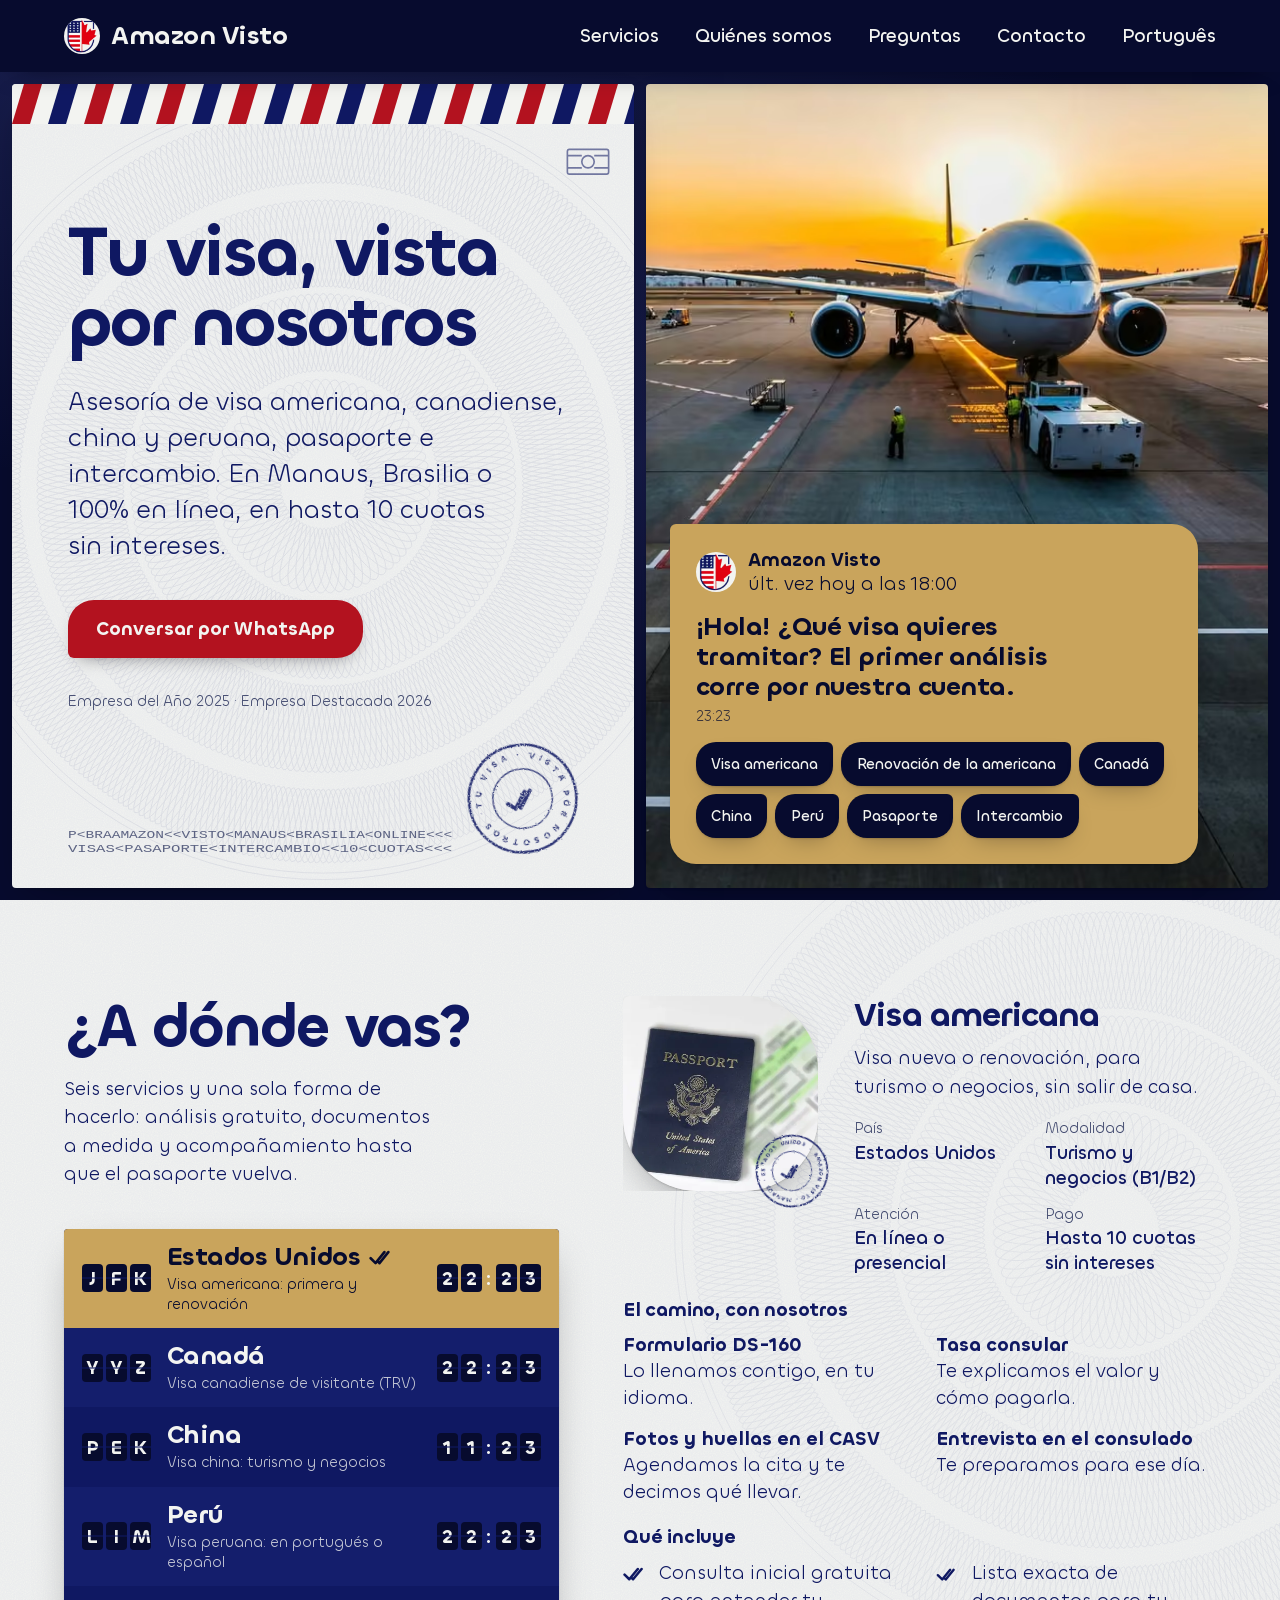
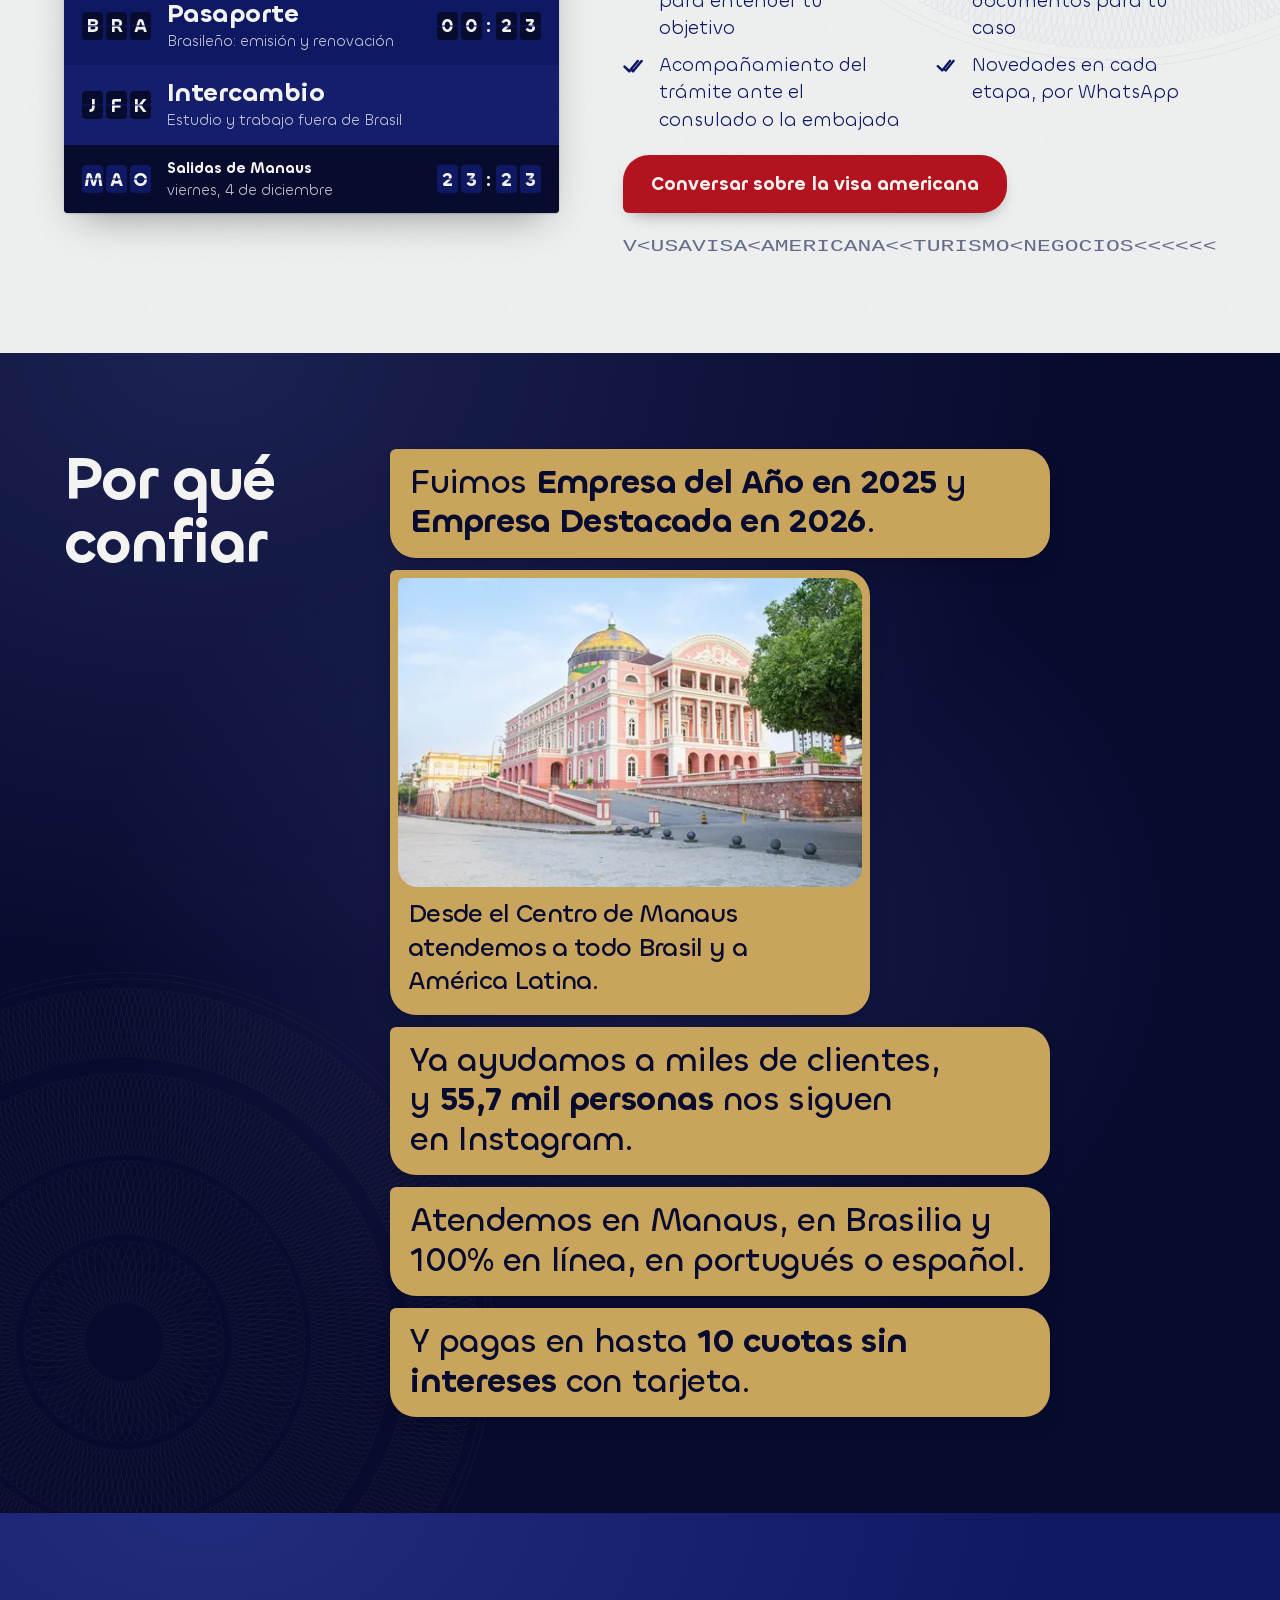
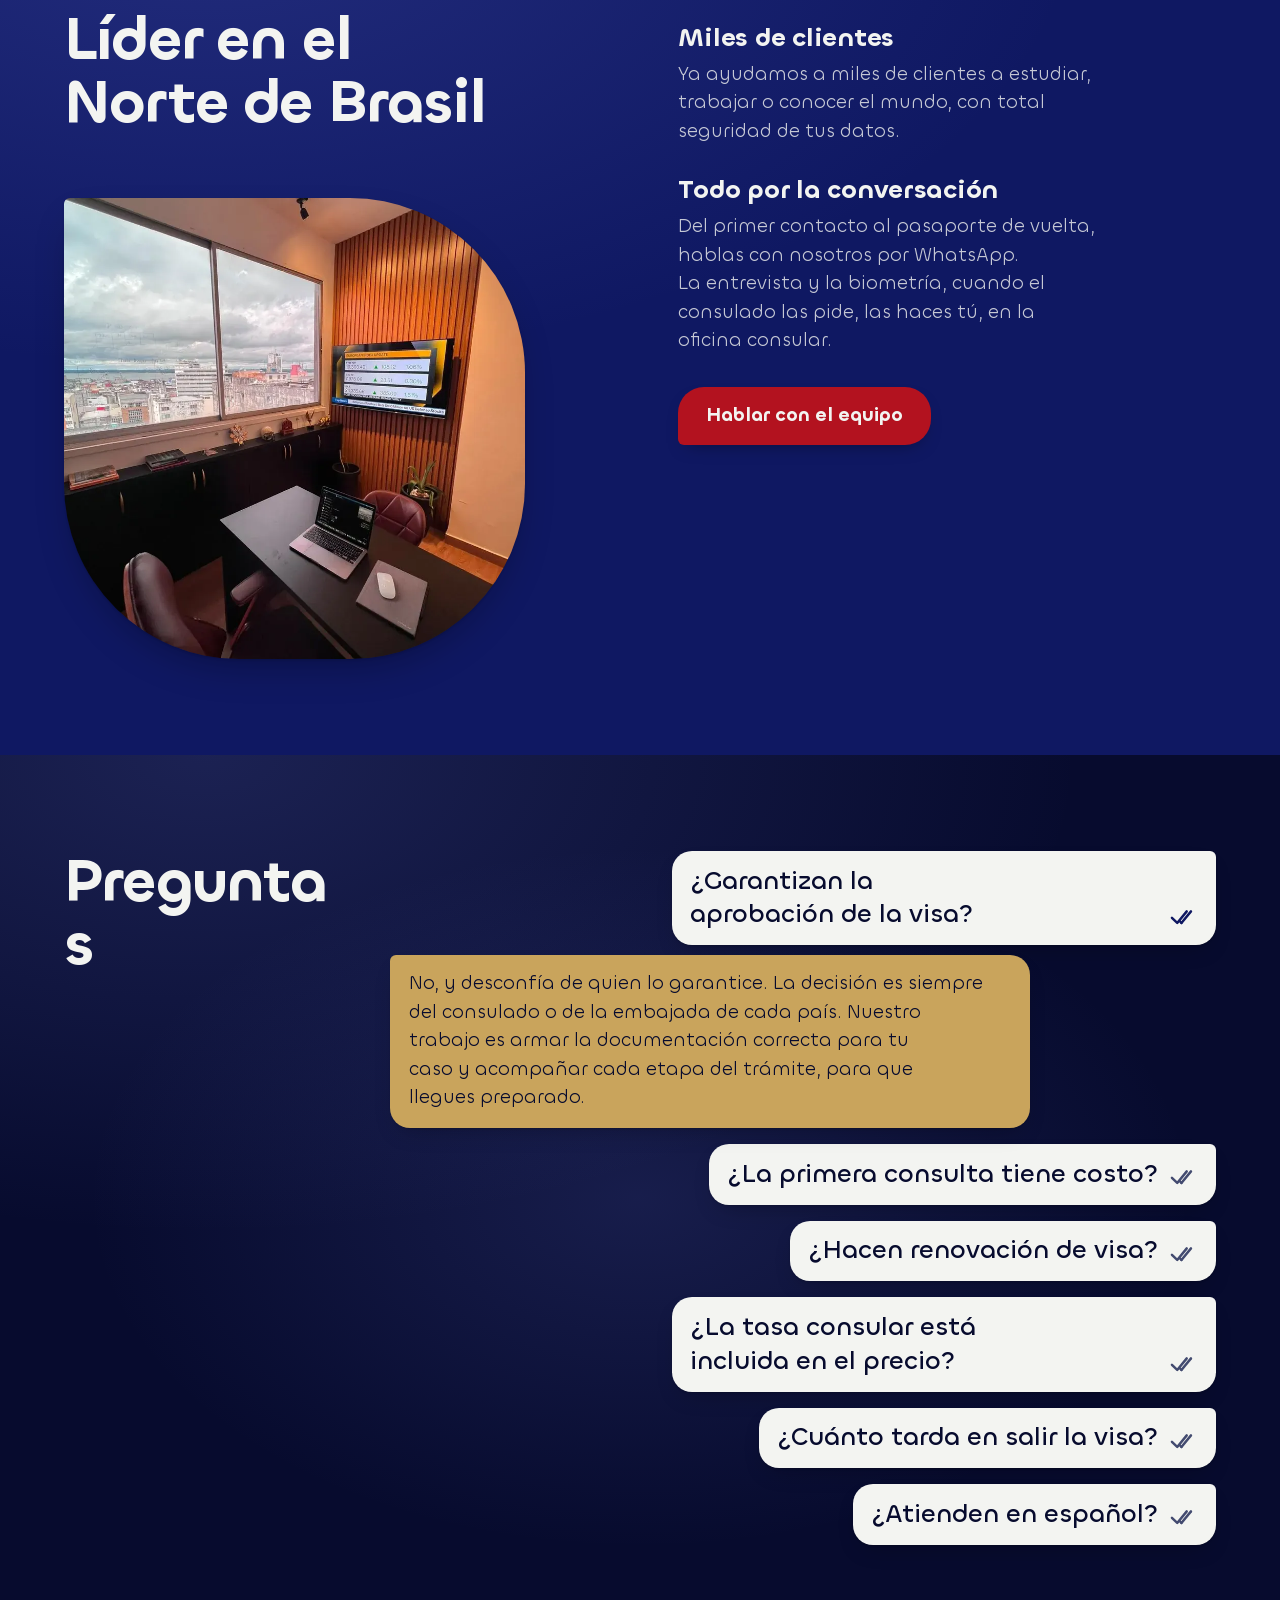
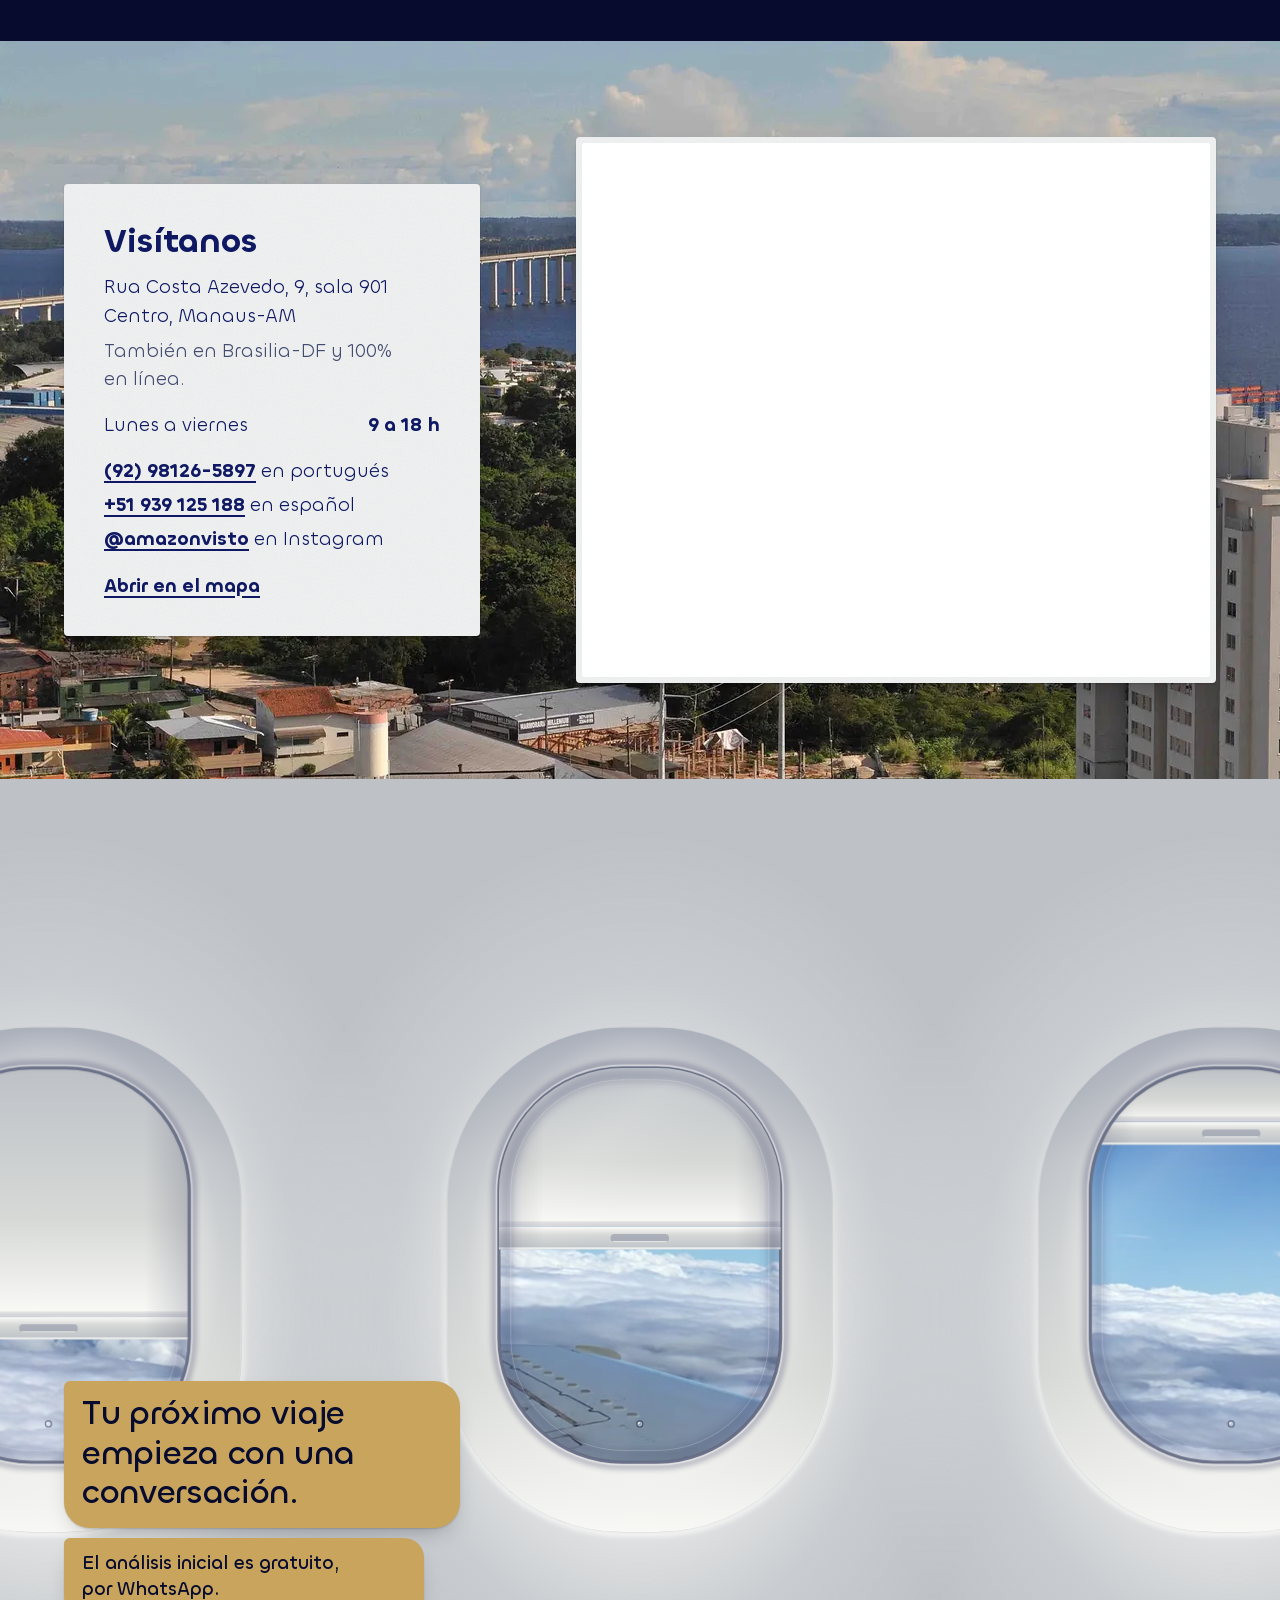
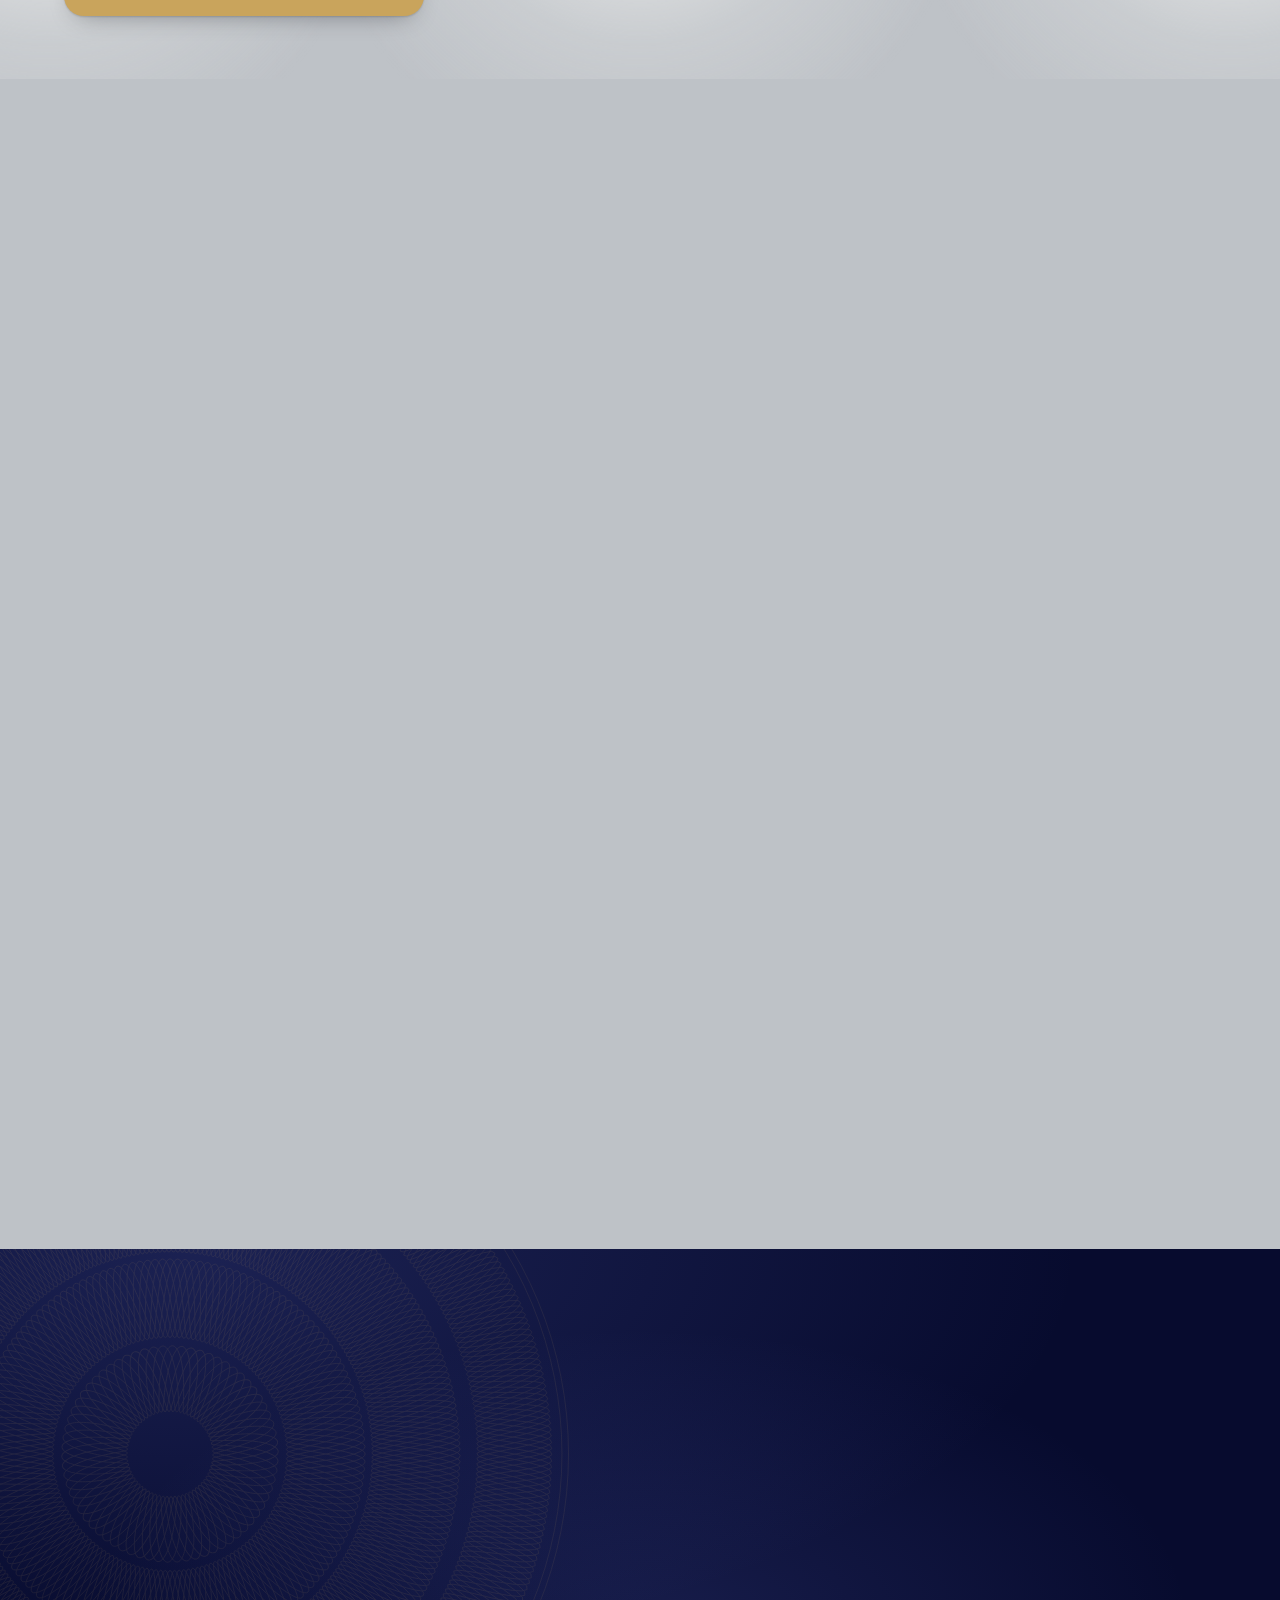
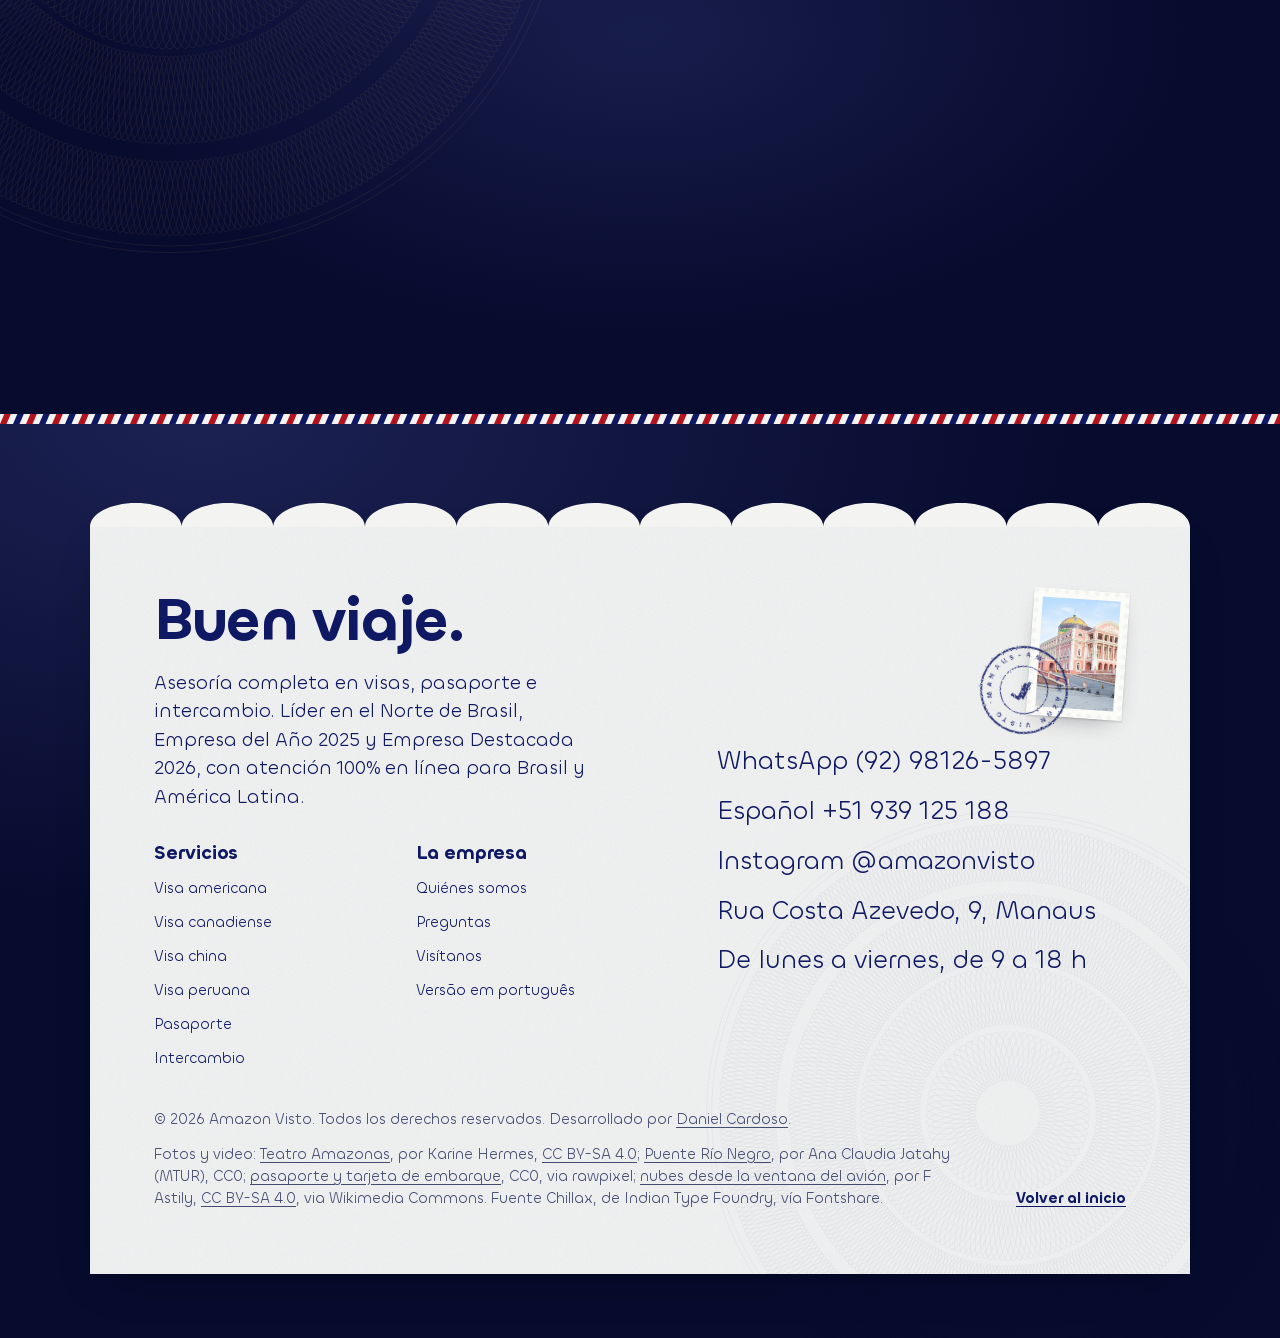
<file: es.html>
<!DOCTYPE html>
<html lang="es">
<head>
  <!-- ARQUIVO GERADO, não edite à mão. É a versão em espanhol do
       index.html, gerada por "node scripts/gerar-es.mjs". Mude o index.html
       (e, se preciso, as traduções no script) e rode o script de novo. -->
  <meta charset="UTF-8" />
  <meta name="viewport" content="width=device-width, initial-scale=1.0, viewport-fit=cover" />
  <meta name="theme-color" content="#070b2e" />
  <meta name="color-scheme" content="dark light" />
  <script>document.documentElement.classList.add("js");</script>

  <!-- SEO -->
  <title>Amazon Visto | Visa Americana, Canadiense, China y Pasaporte</title>
  <meta
    name="description"
    content="Asesoría completa en visas (americana, canadiense, china, peruana), pasaporte brasileño e intercambio. Atención presencial en Manaus-AM y Brasilia-DF, y 100% en línea para Brasil y América Latina. Hasta 10 cuotas sin intereses."
  />
  <meta name="author" content="Amazon Visto" />
  <meta name="robots" content="index, follow" />

  <!-- O endereço do site: o GitHub Pages, por enquanto. Ao passar para o
       domínio próprio, troque "https://cardosodan.github.io/AmazonVisto/" em todo lugar
       (README, "Trocar o domínio"). -->
  <link rel="canonical" href="https://cardosodan.github.io/AmazonVisto/es.html" />
  <link rel="alternate" hreflang="pt-BR" href="https://cardosodan.github.io/AmazonVisto/" />
  <link rel="alternate" hreflang="es" href="https://cardosodan.github.io/AmazonVisto/es.html" />
  <link rel="alternate" hreflang="x-default" href="https://cardosodan.github.io/AmazonVisto/" />

  <!-- Open Graph -->
  <meta property="og:type" content="website" />
  <meta property="og:title" content="Amazon Visto | Turismo, Estudio y Trabajo" />
  <meta
    property="og:description"
    content="Visa americana, canadiense, china, peruana y pasaporte, sin salir de casa y en hasta 10 cuotas. Líder del mercado en el Norte de Brasil."
  />
  <meta property="og:site_name" content="Amazon Visto" />
  <meta property="og:image" content="https://cardosodan.github.io/AmazonVisto/images/og-image.jpg" />
  <meta property="og:image:width" content="1200" />
  <meta property="og:image:height" content="630" />
  <meta property="og:url" content="https://cardosodan.github.io/AmazonVisto/es.html" />
  <meta property="og:locale" content="es_LA" />
  <meta property="og:locale:alternate" content="pt_BR" />
  <meta name="twitter:card" content="summary_large_image" />

  <link rel="icon" type="image/png" href="images/favicon.png" />
  <!-- A foto da capa é a primeira coisa grande da página (o LCP): o
       navegador começa a baixar a AVIF dela antes de ler o resto do HTML.
       Mesmo srcset e sizes do <picture> da capa (senão baixa duas vezes). -->
  <link rel="preload" as="image" type="image/avif" imagesrcset="images/banner-640.avif 640w, images/banner-960.avif 960w, images/banner-1280.avif 1280w, images/banner-1600.avif 1600w, images/banner-1920.avif 1920w" imagesizes="(min-width: 1440px) 84vw, (min-width: 768px) 98vw, 150vw" fetchpriority="high" />
  <link rel="preload" href="fonts/chillax-600.woff2" as="font" type="font/woff2" crossorigin />
  <link rel="preload" href="fonts/chillax-400.woff2" as="font" type="font/woff2" crossorigin />
  <link rel="stylesheet" href="css/style.css?v=b60369b1cb" />

</head>
<body>
  <a class="pular" href="#conteudo">Saltar al contenido</a>

  <!-- O "visto": o tique duplo da conversa, desenhado uma vez e usado em
       todo o site (marcadores, botões, carimbos). -->
  <svg width="0" height="0" style="position: absolute" aria-hidden="true" focusable="false">
    <symbol id="visto" viewBox="0 0 22 14">
      <path d="M1.5 7.6 5.6 11.6 13 2.6" />
      <path d="M8.9 11.6 16.3 2.6" />
      <path d="M7.4 10.1 8.9 11.6" />
    </symbol>
    <!-- "Tinta de carimbo": desgasta de leve as bordas dos carimbos, como tinta
         de verdade no papel. -->
    <filter id="tintaCarimbo" x="-5%" y="-5%" width="110%" height="110%">
      <feTurbulence type="fractalNoise" baseFrequency="0.9" numOctaves="2" seed="7" result="ruido" />
      <feDisplacementMap in="SourceGraphic" in2="ruido" scale="2.2" result="tremido" />
      <feComponentTransfer in="ruido" result="falhas">
        <feFuncA type="discrete" tableValues="1 1 1 1 1 0.35 1 1" />
      </feComponentTransfer>
      <feComposite in="tremido" in2="falhas" operator="in" />
    </filter>
  </svg>

  <!-- ==========================================================================
       BARRA: a marca à esquerda; três links e o idioma à direita. No celular,
       os links viram "Menu".
       ========================================================================== -->
  <header class="barra" id="topo">
    <a class="barra__marca" href="#inicio">
      <img src="images/logo-128.webp" alt="" width="36" height="36" />
      <span translate="no">Amazon Visto</span>
    </a>
    <nav class="barra__nav" id="navegacao" aria-label="Navegación principal">
      <a href="#servicos">Servicios</a>
      <a href="#sobre">Quiénes somos</a>
      <a href="#duvidas">Preguntas</a>
      <a href="#contato">Contacto</a>
      <a class="barra__idioma" href="index.html" hreflang="pt-BR" lang="pt-BR">Português</a>
    </nav>
    <button
      class="barra__menu"
      id="botaoMenu"
      type="button"
      aria-expanded="false"
      aria-controls="navegacao"
      data-rotulo-abrir="Abrir menú"
      data-rotulo-fechar="Cerrar menú"
      data-texto-fechar="Cerrar"
    >Menú</button>
  </header>

  <main id="conteudo">
    <!-- ==========================================================================
         CAPA: à esquerda, a página de dados do passaporte (papel com
         guilhoche de segurança, a borda listrada do envelope de correio
         aéreo, o chip, a zona de leitura e o carimbo do "visto"); à direita, o
         avião na pista e, sobre o pé da foto, a conversa viva: escolher o caso
         faz a Amazon Visto responder e deixa a mensagem pronta para o WhatsApp
         (main.js, "ativarConversa"). Sem JS, o compositor já aparece e abre o
         WhatsApp com o texto escrito.
         ========================================================================== -->
    <section class="capa" id="inicio">
      <div class="capa__cartao">
        <div class="listra" aria-hidden="true"></div>
        <!-- Símbolo do passaporte eletrônico (chip), como na capa do passaporte. -->
        <svg class="capa__chip" viewBox="0 0 64 40" aria-hidden="true" focusable="false">
          <rect x="2" y="2" width="60" height="36" rx="3" />
          <circle cx="32" cy="20" r="9" />
          <path d="M2 11h21M41 11h21M2 29h21M41 29h21" />
        </svg>
        <div class="capa__texto">
          <h1>Tu visa, vista por nosotros</h1>
          <p class="capa__apoio">
            Asesoría de visa americana, canadiense, china y peruana, pasaporte e intercambio. En Manaus, Brasilia o 100% en línea, en hasta 10 cuotas sin intereses.
          </p>
          <a
            class="botao botao--acao"
            href="https://wa.me/51939125188?text=%C2%A1Hola!%20Vengo%20del%20sitio%20web%20y%20me%20gustar%C3%ADa%20m%C3%A1s%20informaci%C3%B3n%20sobre%20visas."
            target="_blank"
            rel="noopener"
          >Conversar por WhatsApp</a>
          <p class="capa__selos">Empresa del Año 2025 · Empresa Destacada 2026</p>
        </div>
        <div class="capa__pe" aria-hidden="true">
          <svg class="mrz capa__mrz" viewBox="0 0 600 44" preserveAspectRatio="none" focusable="false"><text x="0" y="16" textLength="600" lengthAdjust="spacingAndGlyphs">P&lt;BRAAMAZON&lt;&lt;VISTO&lt;MANAUS&lt;BRASILIA&lt;ONLINE&lt;&lt;&lt;</text><text x="0" y="38" textLength="600" lengthAdjust="spacingAndGlyphs">VISAS&lt;PASAPORTE&lt;INTERCAMBIO&lt;&lt;10&lt;CUOTAS&lt;&lt;&lt;</text></svg>
          <svg class="carimbo capa__carimbo" viewBox="0 0 120 120" focusable="false"><defs><path id="anel-capa" d="M 17,60 a 43,43 0 1,1 86,0 a 43,43 0 1,1 -86,0" /></defs><circle cx="60" cy="60" r="56" /><circle cx="60" cy="60" r="31" /><text><textPath href="#anel-capa" textLength="266" lengthAdjust="spacing">TU VISA · VISTA POR NOSOTROS ·</textPath></text><use href="#visto" x="41" y="49" width="38" height="24" /></svg>
        </div>
      </div>

      <figure class="capa__foto">
        <picture>
          <source type="image/avif" srcset="images/banner-640.avif 640w, images/banner-960.avif 960w, images/banner-1280.avif 1280w, images/banner-1600.avif 1600w, images/banner-1920.avif 1920w" sizes="(min-width: 1440px) 84vw, (min-width: 768px) 98vw, 150vw" />
          <img
            src="images/banner-1280.webp"
            srcset="images/banner-640.webp 640w, images/banner-960.webp 960w, images/banner-1280.webp 1280w, images/banner-1600.webp 1600w, images/banner-1920.webp 1920w"
            sizes="(min-width: 1440px) 84vw, (min-width: 768px) 98vw, 150vw"
            alt="Avión en la pista del aeropuerto al atardecer"
            width="1920"
            height="1281"
            fetchpriority="high"
          />
        </picture>
      </figure>

      <div class="conversa" id="conversa">
        <div class="conversa__janela">
          <!-- TROCAR: horário real de atendimento (a presença usa seg. a sex., 9h às 18h, hora de Manaus) -->
          <div class="conversa__topo">
            <img src="images/logo-128.webp" alt="" width="44" height="44" />
            <p>
              <strong translate="no">Amazon Visto</strong>
              <span
                class="conversa__presenca"
                id="presenca"
                data-online="en línea ahora"
                data-visto="últ. vez {dia} a las 18:00"
                data-hoje="hoy"
                data-ontem="ayer"
                data-sexta="el viernes"
              >Atención de lunes a viernes, de 9 a 18 h</span>
            </p>
          </div>

          <ol class="conversa__mensagens" id="mensagens" aria-live="polite">
            <li class="msg msg--deles msg--abertura">
              <p>¡Hola! ¿Qué visa quieres tramitar? El primer análisis corre por nuestra cuenta.</p>
              <span class="msg__hora" aria-hidden="true"></span>
            </li>
          </ol>

          <div class="conversa__respostas" role="group" aria-label="Elige tu caso">
            <button type="button" class="resposta" data-servico="visto-americano">Visa americana</button>
            <button type="button" class="resposta" data-servico="renovacao">Renovación de la americana</button>
            <button type="button" class="resposta" data-servico="visto-canadense">Canadá</button>
            <button type="button" class="resposta" data-servico="visto-chines">China</button>
            <button type="button" class="resposta" data-servico="visto-peruano">Perú</button>
            <button type="button" class="resposta" data-servico="passaporte-brasileiro">Pasaporte</button>
            <button type="button" class="resposta" data-servico="intercambio">Intercambio</button>
          </div>

          <!-- As respostas da Amazon Visto para cada caso, e a mensagem que fica
               pronta para enviar. TROCAR/REVISAR: confirmar com a empresa. -->
          <div class="conversa__roteiro" hidden>
            <p data-resposta="visto-americano" data-mensagem="¡Hola! Vengo del sitio web y quiero tramitar la visa americana.">¡Genial! En la visa americana armamos tu lista de documentos, llenamos el formulario contigo, nos encargamos de las citas y te preparamos para la entrevista.</p>
            <p data-resposta="renovacao" data-mensagem="¡Hola! Vengo del sitio web y quiero renovar mi visa americana.">Se puede renovar sin complicaciones. Revisamos qué cambia en tu caso y nos encargamos del trámite de principio a fin.</p>
            <p data-resposta="visto-canadense" data-mensagem="¡Hola! Vengo del sitio web y quiero tramitar la visa canadiense.">En la visa canadiense organizamos la solicitud en línea, los documentos y la cita de biometría.</p>
            <p data-resposta="visto-chines" data-mensagem="¡Hola! Vengo del sitio web y quiero tramitar la visa china.">En la visa china preparamos el formulario y los documentos y acompañamos la solicitud hasta que el pasaporte vuelva.</p>
            <p data-resposta="visto-peruano" data-mensagem="¡Hola! Vengo del sitio web y quiero tramitar la visa peruana.">En la visa peruana te orientamos con cada documento y acompañamos la solicitud, en portugués o español.</p>
            <p data-resposta="passaporte-brasileiro" data-mensagem="¡Hola! Vengo del sitio web y quiero tramitar o renovar mi pasaporte.">En el pasaporte brasileño nos encargamos de la cita en la Policía Federal y de la lista de lo que hay que llevar ese día.</p>
            <p data-resposta="intercambio" data-mensagem="¡Hola! Vengo del sitio web y quiero saber sobre intercambio.">En el intercambio te ayudamos a elegir el camino para estudiar o trabajar en el exterior y nos encargamos de la visa.</p>
            <p data-digitando>escribiendo…</p>
          </div>

          <form
            class="compositor"
            id="compositor"
            action="https://wa.me/51939125188"
            method="get"
            target="_blank"
            data-whatsapp="51939125188"
          >
            <label class="visualmente-oculto" for="mensagem">Tu mensaje para Amazon Visto</label>
            <textarea id="mensagem" name="text" rows="2">¡Hola! Vengo del sitio web y me gustaría más información sobre visas.</textarea>
            <button class="botao botao--acao compositor__enviar" type="submit">
              Enviar por WhatsApp
              <svg aria-hidden="true" focusable="false"><use href="#visto" /></svg>
            </button>
          </form>
        </div>
      </div>
    </section>

    <!-- ==========================================================================
         SERVIÇOS: à esquerda o título e o painel de partidas do aeroporto
         (uma linha por destino: o código, o nome e a hora local de lá); à
         direita, a ficha do destino escolhido, uma página de visto com o
         carimbo e a zona de leitura (main.js, "ativarServicos"). No celular a
         ficha vem logo abaixo do painel. Cada ficha tem o próprio endereço
         (#visto-americano).
         Sem JS, todas as fichas aparecem. Para incluir um serviço: copie uma
         linha do painel e a ficha dela e troque o nome (images/produto-7.webp em diante
         estão de reserva).
         ========================================================================== -->
    <section class="servicos" id="servicos" aria-labelledby="titulo-servicos">
      <div class="servicos__topo">
        <h2 id="titulo-servicos" class="entrada">¿A dónde vas?</h2>
        <p class="entrada">
          Seis servicios y una sola forma de hacerlo: análisis gratuito, documentos a medida y acompañamiento hasta que el pasaporte vuelva.
        </p>
      </div>

      <!-- O painel de partidas: cada destino é uma linha do painel do
           aeroporto, com o código, o nome em letra grande e a hora local de
           lá agora; no pé, a origem: Manaus, com a data e a hora daqui
           (main.js, "ativarPainel"; sem JS, as horas não aparecem). No
           intercâmbio, o código gira pelos destinos. -->
      <div class="painel" id="painel">
        <ul class="destinos" role="list">
          <li><a class="destino destino--principal" href="#visto-americano" data-servico="visto-americano" data-fuso="America/New_York"><span class="destino__codigo placas" aria-hidden="true"><span>J</span><span>F</span><span>K</span></span><span class="destino__nome">Estados Unidos</span><span class="destino__fato">Visa americana: primera y renovación</span><span class="destino__hora placas" aria-hidden="true"></span></a></li>
          <li><a class="destino" href="#visto-canadense" data-servico="visto-canadense" data-fuso="America/Toronto"><span class="destino__codigo placas" aria-hidden="true"><span>Y</span><span>Y</span><span>Z</span></span><span class="destino__nome">Canadá</span><span class="destino__fato">Visa canadiense de visitante (TRV)</span><span class="destino__hora placas" aria-hidden="true"></span></a></li>
          <li><a class="destino" href="#visto-chines" data-servico="visto-chines" data-fuso="Asia/Shanghai"><span class="destino__codigo placas" aria-hidden="true"><span>P</span><span>E</span><span>K</span></span><span class="destino__nome">China</span><span class="destino__fato">Visa china: turismo y negocios</span><span class="destino__hora placas" aria-hidden="true"></span></a></li>
          <li><a class="destino" href="#visto-peruano" data-servico="visto-peruano" data-fuso="America/Lima"><span class="destino__codigo placas" aria-hidden="true"><span>L</span><span>I</span><span>M</span></span><span class="destino__nome">Perú</span><span class="destino__fato">Visa peruana: en portugués o español</span><span class="destino__hora placas" aria-hidden="true"></span></a></li>
          <li><a class="destino" href="#passaporte-brasileiro" data-servico="passaporte-brasileiro" data-fuso="America/Sao_Paulo"><span class="destino__codigo placas" aria-hidden="true"><span>B</span><span>R</span><span>A</span></span><span class="destino__nome">Pasaporte</span><span class="destino__fato">Brasileño: emisión y renovación</span><span class="destino__hora placas" aria-hidden="true"></span></a></li>
          <li><a class="destino" href="#intercambio" data-servico="intercambio"><span class="destino__codigo placas" aria-hidden="true" data-codigos="JFK|YYZ|PEK|LIM"><span>J</span><span>F</span><span>K</span></span><span class="destino__nome">Intercambio</span><span class="destino__fato">Estudio y trabajo fuera de Brasil</span></a></li>
        </ul>
        <p class="painel__origem" data-fuso="America/Manaus">
          <span class="placas" aria-hidden="true"><span>M</span><span>A</span><span>O</span></span>
          <span class="painel__titulo">Salidas de Manaus</span>
          <span class="painel__data"></span>
          <span class="painel__hora placas" aria-hidden="true"></span>
        </p>
      </div>

      <div class="fichas" id="fichas">
        <article class="ficha" id="visto-americano" aria-labelledby="titulo-visto-americano">
          <div class="ficha__visual">
            <figure class="ficha__foto obturador" style="--foco: 0% 50%">
              <img src="assets/passport-boarding-pass-800.webp" srcset="assets/passport-boarding-pass-480.webp 480w, assets/passport-boarding-pass-800.webp 800w, assets/passport-boarding-pass-1024.webp 1024w" sizes="(min-width: 1280px) 21vw, (min-width: 640px) 30vw, 66vw" alt="Pasaporte y tarjeta de embarque sobre la mesa" width="1024" height="773" loading="lazy" />
            </figure>
            <svg class="carimbo ficha__carimbo" viewBox="0 0 120 120" aria-hidden="true" focusable="false"><defs><path id="anel-visto-americano" d="M 17,60 a 43,43 0 1,1 86,0 a 43,43 0 1,1 -86,0" /></defs><circle cx="60" cy="60" r="56" /><circle cx="60" cy="60" r="31" /><text><textPath href="#anel-visto-americano" textLength="266" lengthAdjust="spacing">ESTADOS UNIDOS · AMAZON VISTO · MANAUS ·</textPath></text><use href="#visto" x="41" y="49" width="38" height="24" /></svg>
          </div>
          <div class="ficha__cabeca">
            <h3 id="titulo-visto-americano">Visa americana</h3>
            <p class="ficha__desc">Visa nueva o renovación, para turismo o negocios, sin salir de casa.</p>
            <dl class="ficha__dados">
              <div><dt>País</dt><dd>Estados Unidos</dd></div>
              <div><dt>Modalidad</dt><dd>Turismo y negocios (B1/B2)</dd></div>
              <div><dt>Atención</dt><dd>En línea o presencial</dd></div>
              <div><dt>Pago</dt><dd>Hasta 10 cuotas sin intereses</dd></div>
            </dl>
          </div>
          <div class="ficha__resto">
            <h4>El camino, con nosotros</h4>
            <!-- TROCAR/REVISAR: confirmar com a empresa o que ela faz em cada etapa. -->
            <ol class="ficha__caminho">
              <li><strong>Formulario DS-160</strong> Lo llenamos contigo, en tu idioma.</li>
              <li><strong>Tasa consular</strong> Te explicamos el valor y cómo pagarla.</li>
              <li><strong>Fotos y huellas en el CASV</strong> Agendamos la cita y te decimos qué llevar.</li>
              <li><strong>Entrevista en el consulado</strong> Te preparamos para ese día.</li>
            </ol>
            <h4>Qué incluye</h4>
            <ul class="vistos">
              <li>Consulta inicial gratuita para entender tu objetivo</li>
              <li>Lista exacta de documentos para tu caso</li>
              <li>Acompañamiento del trámite ante el consulado o la embajada</li>
              <li>Novedades en cada etapa, por WhatsApp</li>
              <!-- TROCAR: ítems específicos de este servicio (tire o "hidden" ao preencher) -->
              <li hidden>TROCAR: ítems específicos de este servicio</li>
            </ul>
            <!-- TROCAR: valor "a partir de" deste serviço (tire o "hidden" ao preencher) -->
            <p class="ficha__preco" hidden>Desde <strong>TROCAR</strong>, en hasta 10 cuotas sin intereses con tarjeta</p>
            <a class="botao botao--acao" href="https://wa.me/51939125188?text=%C2%A1Hola!%20Vengo%20del%20sitio%20web%20y%20me%20gustar%C3%ADa%20m%C3%A1s%20informaci%C3%B3n%20sobre%20Visa%20Americana." target="_blank" rel="noopener">Conversar sobre la visa americana</a>
            <svg class="mrz ficha__mrz" viewBox="0 0 600 22" preserveAspectRatio="none" aria-hidden="true" focusable="false"><text x="0" y="16" textLength="600" lengthAdjust="spacingAndGlyphs">V&lt;USAVISA&lt;AMERICANA&lt;&lt;TURISMO&lt;NEGOCIOS&lt;&lt;&lt;&lt;&lt;&lt;</text></svg>
          </div>
        </article>

        <article class="ficha" id="visto-canadense" aria-labelledby="titulo-visto-canadense">
          <div class="ficha__visual">
            <figure class="ficha__foto">
              <img src="images/produto-2-800.webp" srcset="images/produto-2-480.webp 480w, images/produto-2-800.webp 800w" sizes="(min-width: 1280px) 21vw, (min-width: 640px) 30vw, 66vw" alt="Toronto al atardecer, con la CN Tower" width="800" height="800" loading="lazy" />
            </figure>
            <svg class="carimbo ficha__carimbo" viewBox="0 0 120 120" aria-hidden="true" focusable="false"><defs><path id="anel-visto-canadense" d="M 17,60 a 43,43 0 1,1 86,0 a 43,43 0 1,1 -86,0" /></defs><circle cx="60" cy="60" r="56" /><circle cx="60" cy="60" r="31" /><text><textPath href="#anel-visto-canadense" textLength="266" lengthAdjust="spacing">CANADÁ · AMAZON VISTO · MANAUS ·</textPath></text><use href="#visto" x="41" y="49" width="38" height="24" /></svg>
          </div>
          <div class="ficha__cabeca">
            <h3 id="titulo-visto-canadense">Visa canadiense</h3>
            <p class="ficha__desc">Visa de turista para Canadá, con asesoría completa de principio a fin.</p>
            <dl class="ficha__dados">
              <div><dt>País</dt><dd>Canadá</dd></div>
              <div><dt>Modalidad</dt><dd>Visa de visitante (TRV)</dd></div>
              <div><dt>Atención</dt><dd>En línea o presencial</dd></div>
              <div><dt>Pago</dt><dd>Hasta 10 cuotas sin intereses</dd></div>
            </dl>
          </div>
          <div class="ficha__resto">
            <h4>Qué incluye</h4>
            <ul class="vistos">
              <li>Consulta inicial gratuita para entender tu objetivo</li>
              <li>Lista exacta de documentos para tu caso</li>
              <li>Acompañamiento del trámite ante el consulado o la embajada</li>
              <li>Novedades en cada etapa, por WhatsApp</li>
              <!-- TROCAR: ítems específicos de este servicio (tire o "hidden" ao preencher) -->
              <li hidden>TROCAR: ítems específicos de este servicio</li>
            </ul>
            <!-- TROCAR: valor "a partir de" deste serviço (tire o "hidden" ao preencher) -->
            <p class="ficha__preco" hidden>Desde <strong>TROCAR</strong>, en hasta 10 cuotas sin intereses con tarjeta</p>
            <a class="botao botao--acao" href="https://wa.me/51939125188?text=%C2%A1Hola!%20Vengo%20del%20sitio%20web%20y%20me%20gustar%C3%ADa%20m%C3%A1s%20informaci%C3%B3n%20sobre%20Visa%20Canadiense." target="_blank" rel="noopener">Conversar sobre la visa canadiense</a>
            <svg class="mrz ficha__mrz" viewBox="0 0 600 22" preserveAspectRatio="none" aria-hidden="true" focusable="false"><text x="0" y="16" textLength="600" lengthAdjust="spacingAndGlyphs">V&lt;CANVISA&lt;CANADIENSE&lt;&lt;VISITANTE&lt;&lt;&lt;&lt;&lt;&lt;&lt;&lt;&lt;&lt;&lt;&lt;&lt;</text></svg>
          </div>
        </article>

        <article class="ficha" id="visto-chines" aria-labelledby="titulo-visto-chines">
          <div class="ficha__visual">
            <figure class="ficha__foto">
              <img src="images/produto-3-800.webp" srcset="images/produto-3-480.webp 480w, images/produto-3-800.webp 800w" sizes="(min-width: 1280px) 21vw, (min-width: 640px) 30vw, 66vw" alt="La Gran Muralla China entre montañas" width="800" height="800" loading="lazy" />
            </figure>
            <svg class="carimbo ficha__carimbo" viewBox="0 0 120 120" aria-hidden="true" focusable="false"><defs><path id="anel-visto-chines" d="M 17,60 a 43,43 0 1,1 86,0 a 43,43 0 1,1 -86,0" /></defs><circle cx="60" cy="60" r="56" /><circle cx="60" cy="60" r="31" /><text><textPath href="#anel-visto-chines" textLength="266" lengthAdjust="spacing">CHINA · AMAZON VISTO · MANAUS ·</textPath></text><use href="#visto" x="41" y="49" width="38" height="24" /></svg>
          </div>
          <div class="ficha__cabeca">
            <h3 id="titulo-visto-chines">Visa china</h3>
            <p class="ficha__desc">Turismo y negocios en China, en hasta 10 cuotas sin intereses.</p>
            <dl class="ficha__dados">
              <div><dt>País</dt><dd>China</dd></div>
              <div><dt>Modalidad</dt><dd>Turismo (L) y negocios (M)</dd></div>
              <div><dt>Atención</dt><dd>En línea o presencial</dd></div>
              <div><dt>Pago</dt><dd>Hasta 10 cuotas sin intereses</dd></div>
            </dl>
          </div>
          <div class="ficha__resto">
            <h4>Qué incluye</h4>
            <ul class="vistos">
              <li>Consulta inicial gratuita para entender tu objetivo</li>
              <li>Lista exacta de documentos para tu caso</li>
              <li>Acompañamiento del trámite ante el consulado o la embajada</li>
              <li>Novedades en cada etapa, por WhatsApp</li>
              <!-- TROCAR: ítems específicos de este servicio (tire o "hidden" ao preencher) -->
              <li hidden>TROCAR: ítems específicos de este servicio</li>
            </ul>
            <!-- TROCAR: valor "a partir de" deste serviço (tire o "hidden" ao preencher) -->
            <p class="ficha__preco" hidden>Desde <strong>TROCAR</strong>, en hasta 10 cuotas sin intereses con tarjeta</p>
            <a class="botao botao--acao" href="https://wa.me/51939125188?text=%C2%A1Hola!%20Vengo%20del%20sitio%20web%20y%20me%20gustar%C3%ADa%20m%C3%A1s%20informaci%C3%B3n%20sobre%20Visa%20China." target="_blank" rel="noopener">Conversar sobre la visa china</a>
            <svg class="mrz ficha__mrz" viewBox="0 0 600 22" preserveAspectRatio="none" aria-hidden="true" focusable="false"><text x="0" y="16" textLength="600" lengthAdjust="spacingAndGlyphs">V&lt;CHNVISA&lt;CHINA&lt;&lt;TURISMO&lt;NEGOCIOS&lt;&lt;&lt;&lt;&lt;&lt;&lt;&lt;&lt;</text></svg>
          </div>
        </article>

        <article class="ficha" id="visto-peruano" aria-labelledby="titulo-visto-peruano">
          <div class="ficha__visual">
            <figure class="ficha__foto">
              <img src="images/produto-4-800.webp" srcset="images/produto-4-480.webp 480w, images/produto-4-800.webp 800w" sizes="(min-width: 1280px) 21vw, (min-width: 640px) 30vw, 66vw" alt="Machu Picchu, en Perú, entre las montañas" width="800" height="800" loading="lazy" />
            </figure>
            <svg class="carimbo ficha__carimbo" viewBox="0 0 120 120" aria-hidden="true" focusable="false"><defs><path id="anel-visto-peruano" d="M 17,60 a 43,43 0 1,1 86,0 a 43,43 0 1,1 -86,0" /></defs><circle cx="60" cy="60" r="56" /><circle cx="60" cy="60" r="31" /><text><textPath href="#anel-visto-peruano" textLength="266" lengthAdjust="spacing">PERÚ · AMAZON VISTO · MANAUS ·</textPath></text><use href="#visto" x="41" y="49" width="38" height="24" /></svg>
          </div>
          <div class="ficha__cabeca">
            <h3 id="titulo-visto-peruano">Visa peruana</h3>
            <p class="ficha__desc">Asesoría para la visa de entrada a Perú, con atención en portugués y español.</p>
            <dl class="ficha__dados">
              <div><dt>País</dt><dd>Perú</dd></div>
              <div><dt>Modalidad</dt><dd>Visa de entrada</dd></div>
              <div><dt>Atención</dt><dd>En portugués o español</dd></div>
              <div><dt>Pago</dt><dd>Hasta 10 cuotas sin intereses</dd></div>
            </dl>
          </div>
          <div class="ficha__resto">
            <h4>Qué incluye</h4>
            <ul class="vistos">
              <li>Consulta inicial gratuita para entender tu objetivo</li>
              <li>Lista exacta de documentos para tu caso</li>
              <li>Acompañamiento del trámite ante el consulado o la embajada</li>
              <li>Novedades en cada etapa, por WhatsApp</li>
              <!-- TROCAR: ítems específicos de este servicio (tire o "hidden" ao preencher) -->
              <li hidden>TROCAR: ítems específicos de este servicio</li>
            </ul>
            <!-- TROCAR: valor "a partir de" deste serviço (tire o "hidden" ao preencher) -->
            <p class="ficha__preco" hidden>Desde <strong>TROCAR</strong>, en hasta 10 cuotas sin intereses con tarjeta</p>
            <a class="botao botao--acao" href="https://wa.me/51939125188?text=%C2%A1Hola!%20Vengo%20del%20sitio%20web%20y%20me%20gustar%C3%ADa%20m%C3%A1s%20informaci%C3%B3n%20sobre%20Visa%20Peruana." target="_blank" rel="noopener">Conversar sobre la visa peruana</a>
            <svg class="mrz ficha__mrz" viewBox="0 0 600 22" preserveAspectRatio="none" aria-hidden="true" focusable="false"><text x="0" y="16" textLength="600" lengthAdjust="spacingAndGlyphs">V&lt;PERVISA&lt;PERUANA&lt;&lt;ENTRADA&lt;&lt;&lt;&lt;&lt;&lt;&lt;&lt;&lt;&lt;&lt;&lt;&lt;&lt;&lt;&lt;&lt;</text></svg>
          </div>
        </article>

        <article class="ficha" id="passaporte-brasileiro" aria-labelledby="titulo-passaporte-brasileiro">
          <div class="ficha__visual">
            <figure class="ficha__foto">
              <img src="images/produto-5-800.webp" srcset="images/produto-5-480.webp 480w, images/produto-5-800.webp 800w" sizes="(min-width: 1280px) 21vw, (min-width: 640px) 30vw, 66vw" alt="Río de Janeiro visto desde lo alto, con las montañas al fondo" width="800" height="800" loading="lazy" />
            </figure>
            <svg class="carimbo ficha__carimbo" viewBox="0 0 120 120" aria-hidden="true" focusable="false"><defs><path id="anel-passaporte-brasileiro" d="M 17,60 a 43,43 0 1,1 86,0 a 43,43 0 1,1 -86,0" /></defs><circle cx="60" cy="60" r="56" /><circle cx="60" cy="60" r="31" /><text><textPath href="#anel-passaporte-brasileiro" textLength="266" lengthAdjust="spacing">BRASIL · PASAPORTE · MANAUS ·</textPath></text><use href="#visto" x="41" y="49" width="38" height="24" /></svg>
          </div>
          <div class="ficha__cabeca">
            <h3 id="titulo-passaporte-brasileiro">Pasaporte brasileño</h3>
            <p class="ficha__desc">Emisión y renovación por WhatsApp: cero burocracia, rapidez y comodidad.</p>
            <dl class="ficha__dados">
              <div><dt>País</dt><dd>Brasil</dd></div>
              <div><dt>Modalidad</dt><dd>Emisión y renovación</dd></div>
              <div><dt>Atención</dt><dd>Por WhatsApp</dd></div>
              <div><dt>Pago</dt><dd>Hasta 10 cuotas sin intereses</dd></div>
            </dl>
          </div>
          <div class="ficha__resto">
            <h4>Qué incluye</h4>
            <ul class="vistos">
              <li>Consulta inicial gratuita para entender tu objetivo</li>
              <li>Lista exacta de documentos para tu caso</li>
              <li>Acompañamiento de cada etapa de la emisión o renovación</li>
              <li>Novedades en cada etapa, por WhatsApp</li>
              <!-- TROCAR: ítems específicos de este servicio (tire o "hidden" ao preencher) -->
              <li hidden>TROCAR: ítems específicos de este servicio</li>
            </ul>
            <!-- TROCAR: valor "a partir de" deste serviço (tire o "hidden" ao preencher) -->
            <p class="ficha__preco" hidden>Desde <strong>TROCAR</strong>, en hasta 10 cuotas sin intereses con tarjeta</p>
            <a class="botao botao--acao" href="https://wa.me/51939125188?text=%C2%A1Hola!%20Vengo%20del%20sitio%20web%20y%20me%20gustar%C3%ADa%20m%C3%A1s%20informaci%C3%B3n%20sobre%20Pasaporte%20Brasile%C3%B1o." target="_blank" rel="noopener">Conversar sobre el pasaporte</a>
            <svg class="mrz ficha__mrz" viewBox="0 0 600 22" preserveAspectRatio="none" aria-hidden="true" focusable="false"><text x="0" y="16" textLength="600" lengthAdjust="spacingAndGlyphs">P&lt;BRAPASAPORTE&lt;BRASILENO&lt;&lt;EMISION&lt;&lt;&lt;&lt;&lt;&lt;&lt;&lt;&lt;</text></svg>
          </div>
        </article>

        <article class="ficha" id="intercambio" aria-labelledby="titulo-intercambio">
          <div class="ficha__visual">
            <figure class="ficha__foto">
              <img src="images/produto-6-800.webp" srcset="images/produto-6-480.webp 480w, images/produto-6-800.webp 800w" sizes="(min-width: 1280px) 21vw, (min-width: 640px) 30vw, 66vw" alt="Estudiantes en un aula" width="800" height="800" loading="lazy" />
            </figure>
            <svg class="carimbo ficha__carimbo" viewBox="0 0 120 120" aria-hidden="true" focusable="false"><defs><path id="anel-intercambio" d="M 17,60 a 43,43 0 1,1 86,0 a 43,43 0 1,1 -86,0" /></defs><circle cx="60" cy="60" r="56" /><circle cx="60" cy="60" r="31" /><text><textPath href="#anel-intercambio" textLength="266" lengthAdjust="spacing">INTERCAMBIO · AMAZON VISTO · MANAUS ·</textPath></text><use href="#visto" x="41" y="49" width="38" height="24" /></svg>
          </div>
          <div class="ficha__cabeca">
            <h3 id="titulo-intercambio">Intercambio</h3>
            <p class="ficha__desc">Orientación completa para quien quiere estudiar o trabajar fuera de Brasil.</p>
            <dl class="ficha__dados">
              <div><dt>País</dt><dd>A tu elección</dd></div>
              <div><dt>Modalidad</dt><dd>Estudio y trabajo en el exterior</dd></div>
              <div><dt>Atención</dt><dd>En línea o presencial</dd></div>
              <div><dt>Pago</dt><dd>Hasta 10 cuotas sin intereses</dd></div>
            </dl>
          </div>
          <div class="ficha__resto">
            <h4>Qué incluye</h4>
            <ul class="vistos">
              <li>Consulta inicial gratuita para entender tu objetivo</li>
              <li>Lista exacta de documentos para tu caso</li>
              <li>Orientación completa para estudiar o trabajar fuera de Brasil</li>
              <li>Novedades en cada etapa, por WhatsApp</li>
              <!-- TROCAR: ítems específicos de este servicio (tire o "hidden" ao preencher) -->
              <li hidden>TROCAR: ítems específicos de este servicio</li>
            </ul>
            <!-- TROCAR: valor "a partir de" deste serviço (tire o "hidden" ao preencher) -->
            <p class="ficha__preco" hidden>Desde <strong>TROCAR</strong>, en hasta 10 cuotas sin intereses con tarjeta</p>
            <a class="botao botao--acao" href="https://wa.me/51939125188?text=%C2%A1Hola!%20Vengo%20del%20sitio%20web%20y%20me%20gustar%C3%ADa%20m%C3%A1s%20informaci%C3%B3n%20sobre%20Intercambio%3A%20Estudio%20y%20Trabajo." target="_blank" rel="noopener">Conversar sobre intercambio</a>
            <svg class="mrz ficha__mrz" viewBox="0 0 600 22" preserveAspectRatio="none" aria-hidden="true" focusable="false"><text x="0" y="16" textLength="600" lengthAdjust="spacingAndGlyphs">V&lt;&lt;&lt;&lt;INTERCAMBIO&lt;&lt;ESTUDIO&lt;TRABAJO&lt;&lt;&lt;&lt;&lt;&lt;&lt;&lt;&lt;&lt;&lt;</text></svg>
          </div>
        </article>
      </div>
    </section>

    <!-- ==========================================================================
         PROVAS: a própria Amazon Visto conta, em balões dourados (um deles é
         uma foto, como as fotos que chegam no WhatsApp). Só provas reais.
         ========================================================================== -->
    <section class="provas" aria-labelledby="titulo-provas">
      <h2 id="titulo-provas" class="entrada">Por qué confiar</h2>
      <ol class="fio" role="list">
        <li class="fala entrada"><p>Fuimos <strong>Empresa del Año en 2025</strong> y <strong>Empresa Destacada en 2026</strong>.</p></li>
        <li class="fala fala--foto entrada">
          <img src="assets/teatro-amazonas-atualmente-01-960.webp" srcset="assets/teatro-amazonas-atualmente-01-480.webp 480w, assets/teatro-amazonas-atualmente-01-960.webp 960w" sizes="(min-width: 1024px) 464px, (min-width: 768px) 60vw, 72vw" alt="El Teatro Amazonas, en el Centro de Manaus" width="1920" height="1280" loading="lazy" />
          <p>Desde el Centro de Manaus atendemos a todo Brasil y a América Latina.</p>
        </li>
        <li class="fala entrada"><p>Ya ayudamos a miles de clientes, y <strong><span data-contar>55,7 mil</span> personas</strong> nos siguen en Instagram.</p></li>
        <li class="fala entrada"><p>Atendemos en Manaus, en Brasilia y 100% en línea, en portugués o español.</p></li>
        <li class="fala entrada"><p>Y pagas en hasta <strong>10 cuotas sin intereses</strong> con tarjeta.</p></li>
      </ol>
    </section>

    <!-- ==========================================================================
         SOBRE: um campo azul-marinho inteiro: a frase à esquerda, a foto da
         sala recortada no balão e cortada pela borda de baixo da seção; à
         direita, quem somos e como trabalhamos.
         ========================================================================== -->
    <section class="sobre" id="sobre" aria-labelledby="titulo-sobre">
      <div class="sobre__painel">
        <h2 id="titulo-sobre" class="entrada">Líder en el Norte de Brasil</h2>
        <figure class="sobre__foto entrada">
          <img src="images/sobre-900.webp" srcset="images/sobre-480.webp 480w, images/sobre-900.webp 900w" sizes="(min-width: 1024px) 38vw, (min-width: 768px) 55vw, 62vw" alt="La oficina de Amazon Visto en el Centro de Manaus" width="900" height="1100" loading="lazy" />
        </figure>
        <div class="sobre__textos">
          <div class="entrada">
            <h3>Miles de clientes</h3>
            <p>
              Ya ayudamos a miles de clientes a estudiar, trabajar o conocer el mundo, con total seguridad de tus datos.
            </p>
          </div>
          <div class="entrada">
            <h3>Todo por la conversación</h3>
            <p>
              Del primer contacto al pasaporte de vuelta, hablas con nosotros por WhatsApp. La entrevista y la biometría, cuando el consulado las pide, las haces tú, en la oficina consular.
            </p>
          </div>
          <a
            class="botao botao--acao entrada"
            href="https://wa.me/51939125188?text=%C2%A1Hola!%20Vengo%20del%20sitio%20web%20y%20quiero%20hacer%20la%20consulta%20inicial%20gratuita."
            target="_blank"
            rel="noopener"
          >Hablar con el equipo</a>
        </div>
      </div>
    </section>

    <!-- ==========================================================================
         DÚVIDAS: uma conversa. Cada pergunta é um balão do cliente (papel, à
         direita); tocar abre a resposta da Amazon Visto (dourado, à esquerda),
         uma por vez. Sem JS, todas aparecem abertas.
         TROCAR/REVISAR: confirmar as respostas.
         ========================================================================== -->
    <section class="duvidas" id="duvidas" aria-labelledby="titulo-duvidas">
      <h2 id="titulo-duvidas" class="entrada">Preguntas</h2>
      <div class="perguntas" id="perguntas">
        <article class="pergunta" id="duvida-garantia">
          <h3>
            <button type="button" class="pergunta__balao" aria-expanded="true" aria-controls="resposta-garantia">
              <span>¿Garantizan la aprobación de la visa?</span>
              <svg aria-hidden="true" focusable="false"><use href="#visto" /></svg>
            </button>
          </h3>
          <div class="pergunta__resposta" id="resposta-garantia">
            <p>
              No, y desconfía de quien lo garantice. La decisión es siempre del consulado o de la embajada de cada país. Nuestro trabajo es armar la documentación correcta para tu caso y acompañar cada etapa del trámite, para que llegues preparado.
            </p>
          </div>
        </article>
        <article class="pergunta" id="duvida-consulta">
          <h3>
            <button type="button" class="pergunta__balao" aria-expanded="false" aria-controls="resposta-consulta">
              <span>¿La primera consulta tiene costo?</span>
              <svg aria-hidden="true" focusable="false"><use href="#visto" /></svg>
            </button>
          </h3>
          <div class="pergunta__resposta" id="resposta-consulta">
            <p>
              No. Nos cuentas tu objetivo (turismo, estudio o trabajo) y recibes un análisis inicial sin costo, por WhatsApp. Los honorarios se pueden pagar en hasta 10 cuotas sin intereses con tarjeta.
            </p>
          </div>
        </article>
        <article class="pergunta" id="duvida-renovacao">
          <h3>
            <button type="button" class="pergunta__balao" aria-expanded="false" aria-controls="resposta-renovacao">
              <span>¿Hacen renovación de visa?</span>
              <svg aria-hidden="true" focusable="false"><use href="#visto" /></svg>
            </button>
          </h3>
          <div class="pergunta__resposta" id="resposta-renovacao">
            <p>
              Sí. En la visa americana atendemos tanto la primera visa como la renovación, para turismo o negocios.
            </p>
          </div>
        </article>
        <article class="pergunta" id="duvida-taxa">
          <h3>
            <button type="button" class="pergunta__balao" aria-expanded="false" aria-controls="resposta-taxa">
              <span>¿La tasa consular está incluida en el precio?</span>
              <svg aria-hidden="true" focusable="false"><use href="#visto" /></svg>
            </button>
          </h3>
          <!-- TROCAR/REVISAR: confirmar a política da empresa sobre a taxa consular. -->
          <div class="pergunta__resposta" id="resposta-taxa">
            <p>
              La tasa consular la cobra el gobierno de cada país y es independiente de los honorarios de la asesoría. En la consulta inicial te explicamos el valor de la tasa para tu visa y cómo se paga.
            </p>
          </div>
        </article>
        <article class="pergunta" id="duvida-prazo">
          <h3>
            <button type="button" class="pergunta__balao" aria-expanded="false" aria-controls="resposta-prazo">
              <span>¿Cuánto tarda en salir la visa?</span>
              <svg aria-hidden="true" focusable="false"><use href="#visto" /></svg>
            </button>
          </h3>
          <div class="pergunta__resposta" id="resposta-prazo">
            <p>
              Depende del tipo de visa y de la agenda de cada consulado, que cambia a lo largo del año. En la consulta inicial te damos la estimación actualizada para tu caso.
            </p>
          </div>
        </article>
        <article class="pergunta" id="duvida-espanhol">
          <h3>
            <button type="button" class="pergunta__balao" aria-expanded="false" aria-controls="resposta-espanhol">
              <span>¿Atienden en español?</span>
              <svg aria-hidden="true" focusable="false"><use href="#visto" /></svg>
            </button>
          </h3>
          <div class="pergunta__resposta" id="resposta-espanhol">
            <p>
              Sí. Para clientes de habla hispana, la atención es por WhatsApp al <a href="https://wa.me/51939125188" lang="es">+51 939 125 188</a>.
            </p>
          </div>
        </article>
      </div>
    </section>

    <!-- ==========================================================================
         VISITE A GENTE: o cartão de visita, em papel, e o mapa do Google com o
         endereço, sobre Manaus vista do alto com a Ponte Rio Negro.
         ========================================================================== -->
    <section class="visita" id="visite" aria-labelledby="titulo-visita">
      <img
        class="visita__foto"
        src="assets/ponte-rio-negro-manaus-brasil-1280.webp"
        srcset="assets/ponte-rio-negro-manaus-brasil-640.webp 640w, assets/ponte-rio-negro-manaus-brasil-960.webp 960w, assets/ponte-rio-negro-manaus-brasil-1280.webp 1280w, assets/ponte-rio-negro-manaus-brasil-1600.webp 1600w, assets/ponte-rio-negro-manaus-brasil-1920.webp 1920w"
        sizes="(max-width: 767px) 111vw, 100vw"
        alt="Manaus vista desde lo alto, con el Puente Río Negro al fondo"
        width="1920"
        height="1275"
        loading="lazy"
      />
      <div class="cartao-visita entrada">
        <h2 id="titulo-visita">Visítanos</h2>
        <address>
          Rua Costa Azevedo, 9, sala 901<br />
          Centro, Manaus-AM
        </address>
        <p class="cartao-visita__extra">También en Brasilia-DF y 100% en línea.</p>
        <dl class="cartao-visita__horas">
          <div>
            <dt>Lunes a viernes</dt>
            <!-- TROCAR: horário real de atendimento -->
            <dd>9 a 18 h</dd>
          </div>
        </dl>
        <ul class="cartao-visita__contatos">
          <li><a href="https://wa.me/5592981265897">(92) 98126-5897</a> en portugués</li>
          <li><a href="https://wa.me/51939125188" lang="es">+51 939 125 188</a> en español</li>
          <li><a href="https://instagram.com/amazonvisto" target="_blank" rel="noopener">@amazonvisto</a> en Instagram</li>
        </ul>
        <a
          class="cartao-visita__mapa"
          href="https://www.google.com/maps?q=Rua%20Costa%20Azevedo,%209,%20Centro,%20Manaus%20-%20AM"
          target="_blank"
          rel="noopener"
        >Abrir en el mapa</a>
      </div>
      <!-- O mapa do Google com o endereço (incorporação sem chave). -->
      <div class="visita__mapa entrada">
        <iframe
          src="https://www.google.com/maps?q=Rua%20Costa%20Azevedo,%209,%20Centro,%20Manaus%20-%20AM&amp;z=16&amp;output=embed"
          title="Mapa: Rua Costa Azevedo, 9, Centro, Manaus-AM"
          loading="lazy"
          referrerpolicy="no-referrer-when-downgrade"
          allowfullscreen
        ></iframe>
      </div>
    </section>

    <!-- ==========================================================================
         A JANELA: a cena das nuvens. Na parede da cabine, uma janela de avião
         de verdade; enquanto a cena fica grudada na tela, a rolagem leva a
         câmera até ela: a persiana sobe, a janela cresce até o céu tomar a
         tela e chegam, em balões dourados, as duas falas da Amazon Visto (a
         animação é do CSS, presa à rolagem; main.js, "ativarJanela", liga a
         cena e mede o quanto a janela cresce). Com menos movimento ou sem JS,
         só o céu e as falas.
         ========================================================================== -->
    <div class="janela" id="janela">
      <div class="janela__palco">
        <figure class="janela__vista" aria-hidden="true">
          <!-- 720p até 899px (o celular), 1080p no computador; quem não lê o
               "media" das fontes fica com a primeira, a mais leve. -->
          <video
            data-poster="assets/clouds-from-airplane-window-1-2016-08-poster.jpg"
            muted
            loop
            playsinline
            preload="none"
            width="1920"
            height="1080"
          >
            <source src="assets/clouds-from-airplane-window-1-2016-08-720p.webm" type="video/webm" media="(max-width: 899px)" />
            <source src="assets/clouds-from-airplane-window-1-2016-08-1080p.webm" type="video/webm" />
          </video>
          <noscript><img src="assets/clouds-from-airplane-window-1-2016-08-poster.jpg" alt="" width="1920" height="1080" /></noscript>
        </figure>
        <!-- A janela de verdade, desenhada em SVG numa mesma medida (o vidro é
             250 × 350, com o centro em 0,0; as vizinhas a 525), em duas
             camadas que a rolagem aproxima em ritmos diferentes, como uma
             câmera chegando perto: a de longe tem o túnel da moldura, a
             vedação, o vidro e as persianas; a de perto, a parede da cabine e
             a luz que o céu joga nela. O que se repete nas vizinhas entra com
             <use>.
             taste-skill-ignore: os degradês aqui são a luz do céu no túnel, na
             parede e no vidro, que fazem a janela parecer real (pedido do
             cliente: janela ultrarrealista). -->
        <div class="janela__aviao" aria-hidden="true">
          <div class="janela__longe">
            <svg class="janela__tunel" viewBox="-125 -175 250 350" focusable="false">
              <defs>
                <!-- O túnel: o alto olha para baixo e fica na sombra; a soleira
                     olha para o céu e fica clara. -->
                <linearGradient id="janelaTunel" gradientUnits="userSpaceOnUse" x1="0" y1="-300" x2="0" y2="340">
                  <stop offset="0.1" style="stop-color: var(--cabine-sombra)" />
                  <stop offset="0.32" style="stop-color: var(--cabine)" />
                  <stop offset="0.62" style="stop-color: var(--cabine-clara)" />
                  <stop offset="0.86" style="stop-color: var(--papel-claro)" />
                </linearGradient>
                <!-- Perto do vidro o túnel recebe mais céu. -->
                <radialGradient id="janelaTunelLuz" gradientUnits="userSpaceOnUse" cx="0" cy="0" r="1" gradientTransform="matrix(192 0 0 262 0 0)">
                  <stop offset="0.64" style="stop-color: var(--papel-claro); stop-opacity: 0.55" />
                  <stop offset="0.8" style="stop-color: var(--papel-claro); stop-opacity: 0.14" />
                  <stop offset="0.96" style="stop-color: var(--papel-claro); stop-opacity: 0" />
                </radialGradient>
                <!-- A persiana: plástico fosco, mais escuro no alto, dentro do
                     trilho, e nas laterais, que entram no túnel. -->
                <linearGradient id="janelaPersiana" x1="0" y1="0" x2="0" y2="1">
                  <stop offset="0" style="stop-color: var(--cabine)" />
                  <stop offset="0.6" style="stop-color: var(--cabine-clara)" />
                  <stop offset="1" style="stop-color: var(--papel-claro)" />
                </linearGradient>
                <linearGradient id="janelaPersianaLados" x1="0" y1="0" x2="1" y2="0">
                  <stop offset="0" style="stop-color: var(--noite); stop-opacity: 0.16" />
                  <stop offset="0.16" style="stop-color: var(--noite); stop-opacity: 0" />
                  <stop offset="0.84" style="stop-color: var(--noite); stop-opacity: 0" />
                  <stop offset="1" style="stop-color: var(--noite); stop-opacity: 0.16" />
                </linearGradient>
                <!-- A alça: a face de cima pega a luz da cabine, a frente desce
                     para a sombra e a quina de baixo pega o céu. -->
                <linearGradient id="janelaAlca" x1="0" y1="0" x2="0" y2="1">
                  <stop offset="0" style="stop-color: var(--papel-claro)" />
                  <stop offset="0.35" style="stop-color: var(--cabine-clara)" />
                  <stop offset="1" style="stop-color: var(--cabine)" />
                </linearGradient>
                <linearGradient id="janelaReflexo" gradientUnits="userSpaceOnUse" x1="-125" y1="-175" x2="60" y2="40">
                  <stop offset="0.18" style="stop-color: var(--papel-claro); stop-opacity: 0" />
                  <stop offset="0.38" style="stop-color: var(--papel-claro); stop-opacity: 0.16" />
                  <stop offset="0.52" style="stop-color: var(--papel-claro); stop-opacity: 0.05" />
                  <stop offset="0.6" style="stop-color: var(--papel-claro); stop-opacity: 0" />
                </linearGradient>
                <filter id="janelaBorrao" x="-20%" y="-20%" width="140%" height="140%">
                  <feGaussianBlur stdDeviation="2.2" />
                </filter>
                <filter id="janelaBorraoForte" x="-20%" y="-20%" width="140%" height="140%">
                  <feGaussianBlur stdDeviation="4" />
                </filter>
                <clipPath id="janelaVidroRecorte">
                  <rect x="-125" y="-175" width="250" height="350" rx="110" />
                </clipPath>
                <!-- Uma janela: o túnel, a sombra da vedação no túnel e a
                     vedação de borracha. -->
                <g id="janelaTunelForma">
                  <path fill-rule="evenodd" d="M-20 -300H20A220 220 0 0 1 240 -80V120A220 220 0 0 1 20 340H-20A220 220 0 0 1 -240 120V-80A220 220 0 0 1 -20 -300ZM-15 -175A110 110 0 0 0 -125 -65V65A110 110 0 0 0 -15 175H15A110 110 0 0 0 125 65V-65A110 110 0 0 0 15 -175Z" fill="url(#janelaTunel)" />
                  <path fill-rule="evenodd" d="M-20 -300H20A220 220 0 0 1 240 -80V120A220 220 0 0 1 20 340H-20A220 220 0 0 1 -240 120V-80A220 220 0 0 1 -20 -300ZM-15 -175A110 110 0 0 0 -125 -65V65A110 110 0 0 0 -15 175H15A110 110 0 0 0 125 65V-65A110 110 0 0 0 15 -175Z" fill="url(#janelaTunelLuz)" />
                  <rect class="janela__tunel-sombra" x="-129" y="-179" width="258" height="358" rx="114" filter="url(#janelaBorrao)" />
                  <rect class="janela__vedacao" x="-125" y="-175" width="250" height="350" rx="110" />
                  <rect class="janela__vedacao-brilho" x="-127.4" y="-177.4" width="254.8" height="354.8" rx="112.4" />
                </g>
                <!-- A persiana: o painel estica até a altura em que ela está;
                     a alça (20 de altura) vai embaixo dele, sem esticar. -->
                <symbol id="janelaPainel" viewBox="0 0 250 100" preserveAspectRatio="none">
                  <rect width="250" height="100" fill="url(#janelaPersiana)" />
                  <rect width="250" height="100" fill="url(#janelaPersianaLados)" />
                </symbol>
                <g id="janelaAlcaForma">
                  <rect class="janela__alca-sombra" y="-4" width="250" height="5" filter="url(#janelaBorrao)" />
                  <rect width="250" height="20" fill="url(#janelaAlca)" />
                  <rect width="250" height="20" fill="url(#janelaPersianaLados)" />
                  <rect class="janela__alca-brilho" y="18.2" width="250" height="1.8" />
                  <rect class="janela__alca-dedo" x="99" y="6.5" width="52" height="7" rx="3.5" />
                  <rect class="janela__alca-dedo-brilho" x="101" y="12.6" width="48" height="1" rx="0.5" />
                </g>
                <!-- O vidro: o reflexo da cabine, a borda grossa do acrílico de
                     fora vista através do vidro de dentro e o furinho de
                     respiro. -->
                <g id="janelaVidroForma">
                  <rect x="-125" y="-175" width="250" height="350" fill="url(#janelaReflexo)" />
                  <rect class="janela__acrilico" x="-118" y="-168" width="236" height="336" rx="103" filter="url(#janelaBorraoForte)" />
                  <rect class="janela__acrilico-fio" x="-114.5" y="-164.5" width="229" height="329" rx="99.5" />
                  <circle class="janela__respiro" cx="0" cy="141" r="2.7" />
                  <circle class="janela__respiro-brilho" cx="-0.8" cy="140.2" r="0.9" />
                </g>
              </defs>
              <!-- As vizinhas: o vidro, a persiana (cada uma numa altura) e o
                   túnel, parados. -->
              <g transform="translate(-525 0)">
                <g clip-path="url(#janelaVidroRecorte)">
                  <use href="#janelaVidroForma" />
                  <use href="#janelaPainel" x="-125" y="-175" width="250" height="221" />
                  <use href="#janelaAlcaForma" x="-125" y="46" />
                </g>
                <use href="#janelaTunelForma" />
              </g>
              <g transform="translate(525 0)">
                <g clip-path="url(#janelaVidroRecorte)">
                  <use href="#janelaVidroForma" />
                  <use href="#janelaPainel" x="-125" y="-175" width="250" height="48" />
                  <use href="#janelaAlcaForma" x="-125" y="-127" />
                </g>
                <use href="#janelaTunelForma" />
              </g>
              <use href="#janelaTunelForma" />
            </svg>
            <div class="janela__vidro">
              <span class="janela__persiana">
                <svg viewBox="0 0 250 161" preserveAspectRatio="none" focusable="false"><use href="#janelaPainel" width="250" height="141" /><use href="#janelaAlcaForma" y="141" /></svg>
              </span>
              <svg class="janela__brilho" viewBox="-125 -175 250 350" focusable="false"><use href="#janelaVidroForma" /></svg>
            </div>
          </div>
          <div class="janela__perto">
            <svg class="janela__parede" viewBox="-125 -175 250 350" focusable="false">
              <path fill-rule="evenodd" d="M-3000-3000H3000V3000H-3000ZM-540 -211A156 156 0 0 0 -696 -55V81A156 156 0 0 0 -540 237H-510A156 156 0 0 0 -354 81V-55A156 156 0 0 0 -510 -211ZM-15 -211A156 156 0 0 0 -171 -55V81A156 156 0 0 0 -15 237H15A156 156 0 0 0 171 81V-55A156 156 0 0 0 15 -211ZM510 -211A156 156 0 0 0 354 -55V81A156 156 0 0 0 510 237H540A156 156 0 0 0 696 81V-55A156 156 0 0 0 540 -211Z" />
            </svg>
            <svg class="janela__luz" viewBox="-125 -175 250 350" focusable="false">
              <defs>
                <!-- A luz do céu na parede, mais forte embaixo de cada janela. -->
                <radialGradient id="janelaLuz" gradientUnits="userSpaceOnUse" cx="0" cy="0" r="1" gradientTransform="matrix(330 0 0 430 0 40)">
                  <stop offset="0.42" style="stop-color: var(--papel-claro); stop-opacity: 0.62" />
                  <stop offset="0.68" style="stop-color: var(--papel-claro); stop-opacity: 0.2" />
                  <stop offset="1" style="stop-color: var(--papel-claro); stop-opacity: 0" />
                </radialGradient>
                <!-- A quina da parede que dobra para dentro do túnel: brilha
                     embaixo, onde o céu bate, e some em cima. -->
                <linearGradient id="janelaQuina" gradientUnits="userSpaceOnUse" x1="0" y1="-211" x2="0" y2="237">
                  <stop offset="0.1" style="stop-color: var(--papel-claro); stop-opacity: 0" />
                  <stop offset="1" style="stop-color: var(--papel-claro); stop-opacity: 0.9" />
                </linearGradient>
                <mask id="janelaVaos" maskUnits="userSpaceOnUse" x="-3000" y="-3000" width="6000" height="6000">
                  <path fill-rule="evenodd" fill="#fff" d="M-3000-3000H3000V3000H-3000ZM-540 -211A156 156 0 0 0 -696 -55V81A156 156 0 0 0 -540 237H-510A156 156 0 0 0 -354 81V-55A156 156 0 0 0 -510 -211ZM-15 -211A156 156 0 0 0 -171 -55V81A156 156 0 0 0 -15 237H15A156 156 0 0 0 171 81V-55A156 156 0 0 0 15 -211ZM510 -211A156 156 0 0 0 354 -55V81A156 156 0 0 0 510 237H540A156 156 0 0 0 696 81V-55A156 156 0 0 0 540 -211Z" />
                </mask>
                <g id="janelaLuzForma">
                  <ellipse cx="0" cy="40" rx="330" ry="430" fill="url(#janelaLuz)" />
                  <rect x="-172.5" y="-212.5" width="345" height="451" rx="157.5" fill="none" stroke="url(#janelaQuina)" stroke-width="4.5" filter="url(#janelaBorrao)" />
                </g>
              </defs>
              <g mask="url(#janelaVaos)">
                <use href="#janelaLuzForma" x="-525" />
                <use href="#janelaLuzForma" x="525" />
                <use href="#janelaLuzForma" />
              </g>
            </svg>
          </div>
        </div>
        <div class="janela__falas">
          <p class="janela__fala">Tu próximo viaje empieza con una conversación.</p>
          <p class="janela__fala janela__fala--apoio">El análisis inicial es gratuito, por WhatsApp.</p>
        </div>
      </div>
    </div>

    <!-- ==========================================================================
         CONTATO: o cartão de embarque que se preenche, no centro. O passageiro
         é você; o destino muda com o serviço escolhido, como no painel do
         aeroporto (passaporte e intercâmbio giram pelos destinos); enviar
         abre o WhatsApp com a mensagem montada (main.js, "ativarEmbarque").
         Sem JS, o formulário abre a conversa.
         ========================================================================== -->
    <section class="embarque-secao" id="contato" aria-labelledby="titulo-embarque">
      <form
        class="embarque entrada"
        id="embarque"
        action="https://wa.me/51939125188"
        method="get"
        target="_blank"
        data-whatsapp="51939125188"
        data-modelo="¡Hola! Me llamo {nome}, soy de {cidade} y quiero ayuda con: {servico} ({situacao})."
      >
        <div class="embarque__corpo">
          <h2 id="titulo-embarque">Tarjeta de embarque</h2>
          <div class="embarque__rota" aria-hidden="true">
            <p class="embarque__ponto">
              <span class="embarque__codigo">MAO</span>
              <span class="embarque__cidade">Desde Manaus</span>
            </p>
            <svg class="embarque__aviao" viewBox="0 0 24 24" focusable="false">
              <path d="M21.5 15.2v-1.9l-8.1-5V3.4C13.4 2.6 12.8 2 12 2s-1.4.6-1.4 1.4v4.9l-8.1 5v1.9l8.1-2.5v4.9L8.6 19v1.5L12 19.6l3.4.9V19l-2-1.5v-4.9l8.1 2.6Z" />
            </svg>
            <p class="embarque__ponto embarque__ponto--destino">
              <span class="embarque__codigo placas" id="painelDestino" data-mundo="JFK|YYZ|PEK|LIM"><span>J</span><span>F</span><span>K</span></span>
              <span class="embarque__cidade" id="cidadeDestino" data-varios="Al mundo">A Nueva York</span>
            </p>
          </div>

          <div class="embarque__campos">
            <label class="embarque__campo">
              <span>Pasajero</span>
              <input name="nome" type="text" autocomplete="given-name" placeholder="Tu nombre" required />
            </label>
            <label class="embarque__campo">
              <span>Ciudad</span>
              <input name="cidade" type="text" autocomplete="address-level2" placeholder="Tu ciudad" />
            </label>
            <label class="embarque__campo">
              <span>Servicio</span>
              <select name="servico" id="embarqueServico">
                <option value="Visa americana" data-destino="JFK:A Nueva York">Visa americana</option>
                <option value="Renovación de la visa americana" data-destino="JFK:A Nueva York">Renovación de la visa americana</option>
                <option value="Visa canadiense" data-destino="YYZ:A Toronto">Visa canadiense</option>
                <option value="Visa china" data-destino="PEK:A Pekín">Visa china</option>
                <option value="Visa peruana" data-destino="LIM:A Lima">Visa peruana</option>
                <option value="Pasaporte">Pasaporte</option>
                <option value="Intercambio">Intercambio</option>
              </select>
            </label>
            <label class="embarque__campo">
              <span>Situación</span>
              <select name="situacao">
                <option value="primera vez">Primera vez</option>
                <option value="ya la tuve antes">Ya la tuve antes</option>
                <option value="todavía no sé">Todavía no sé</option>
              </select>
            </label>
          </div>

          <dl class="embarque__dados">
            <div><dt>Puerta</dt><dd>WhatsApp</dd></div>
            <div><dt>Embarque</dt><dd>Ahora</dd></div>
            <div><dt>Análisis</dt><dd>Gratuito</dd></div>
          </dl>

          <button class="botao botao--acao embarque__acao" type="submit">
            Enviar por WhatsApp
            <svg aria-hidden="true" focusable="false"><use href="#visto" /></svg>
          </button>
        </div>

        <div class="embarque__canhoto" aria-hidden="true">
          <p class="embarque__trecho">MAO <span>al mundo</span></p>
          <p class="embarque__classe">Clase <strong>Asesoría completa</strong></p>
          <div class="embarque__leitura"><svg class="embarque__barras" viewBox="0 0 240 56" preserveAspectRatio="none" focusable="false"><rect x="0" width="1" height="56" /><rect x="4" width="2" height="56" /><rect x="7" width="3" height="56" /><rect x="12" width="2" height="56" /><rect x="17" width="4" height="56" /><rect x="23" width="3" height="56" /><rect x="28" width="4" height="56" /><rect x="33" width="2" height="56" /><rect x="38" width="3" height="56" /><rect x="42" width="3" height="56" /><rect x="47" width="4" height="56" /><rect x="54" width="1" height="56" /><rect x="57" width="4" height="56" /><rect x="64" width="3" height="56" /><rect x="69" width="4" height="56" /><rect x="76" width="2" height="56" /><rect x="80" width="4" height="56" /><rect x="85" width="1" height="56" /><rect x="87" width="2" height="56" /><rect x="90" width="4" height="56" /><rect x="96" width="3" height="56" /><rect x="102" width="1" height="56" /><rect x="104" width="3" height="56" /><rect x="109" width="2" height="56" /><rect x="112" width="4" height="56" /><rect x="117" width="2" height="56" /><rect x="121" width="3" height="56" /><rect x="127" width="3" height="56" /><rect x="131" width="2" height="56" /><rect x="134" width="2" height="56" /><rect x="138" width="2" height="56" /><rect x="142" width="3" height="56" /><rect x="146" width="4" height="56" /><rect x="152" width="4" height="56" /><rect x="158" width="3" height="56" /><rect x="163" width="3" height="56" /><rect x="169" width="4" height="56" /><rect x="175" width="3" height="56" /><rect x="179" width="3" height="56" /><rect x="184" width="2" height="56" /><rect x="188" width="4" height="56" /><rect x="195" width="1" height="56" /><rect x="199" width="1" height="56" /><rect x="202" width="1" height="56" /><rect x="204" width="4" height="56" /><rect x="209" width="3" height="56" /><rect x="213" width="2" height="56" /><rect x="217" width="1" height="56" /><rect x="221" width="4" height="56" /><rect x="228" width="4" height="56" /><rect x="235" width="4" height="56" /></svg><span class="embarque__laser"></span></div>
          <svg class="mrz embarque__mrz" viewBox="0 0 600 22" preserveAspectRatio="none" focusable="false"><text x="0" y="16" textLength="600" lengthAdjust="spacingAndGlyphs">AMAZONVISTO&lt;&lt;MAO&lt;&lt;PUERTA&lt;WHATSAPP&lt;&lt;AHORA&lt;&lt;&lt;&lt;</text></svg>
        </div>
      </form>
    </section>
  </main>

  <!-- ==========================================================================
       RODAPÉ: o cartão-postal. A borda listrada do correio aéreo, depois o
       verso do postal, com a borda de cima picotada: o recado à esquerda (e
       os links do site), os endereços à direita, com o selo do Teatro
       Amazonas e o carimbo do correio, o "visto".
       TROCAR: CNPJ e Reclame Aqui (com "hidden" até lá).
       ========================================================================== -->
  <footer class="rodape">
    <div class="listra listra--fina" aria-hidden="true"></div>
    <div class="verso">
      <svg class="verso__recorte" viewBox="0 0 1200 24" preserveAspectRatio="none" aria-hidden="true" focusable="false">
        <path d="M0 24V24C0 10.7 22.4 0 50 0S100 10.7 100 24C100 10.7 122.4 0 150 0S200 10.7 200 24C200 10.7 222.4 0 250 0S300 10.7 300 24C300 10.7 322.4 0 350 0S400 10.7 400 24C400 10.7 422.4 0 450 0S500 10.7 500 24C500 10.7 522.4 0 550 0S600 10.7 600 24C600 10.7 622.4 0 650 0S700 10.7 700 24C700 10.7 722.4 0 750 0S800 10.7 800 24C800 10.7 822.4 0 850 0S900 10.7 900 24C900 10.7 922.4 0 950 0S1000 10.7 1000 24C1000 10.7 1022.4 0 1050 0S1100 10.7 1100 24C1100 10.7 1122.4 0 1150 0S1200 10.7 1200 24Z" />
      </svg>
      <div class="verso__selos" aria-hidden="true">
        <img class="verso__selo" src="assets/teatro-amazonas-atualmente-01-480.webp" srcset="assets/teatro-amazonas-atualmente-01-480.webp 480w, assets/teatro-amazonas-atualmente-01-960.webp 960w" sizes="(min-width: 768px) 202px, 46vw" alt="" width="1920" height="1280" loading="lazy" />
        <svg class="carimbo verso__carimbo" viewBox="0 0 120 120" focusable="false"><defs><path id="anel-postal" d="M 17,60 a 43,43 0 1,1 86,0 a 43,43 0 1,1 -86,0" /></defs><circle cx="60" cy="60" r="56" /><circle cx="60" cy="60" r="31" /><text><textPath href="#anel-postal" textLength="266" lengthAdjust="spacing">MANAUS-AM · AMAZON VISTO ·</textPath></text><use href="#visto" x="41" y="49" width="38" height="24" /></svg>
      </div>

      <div class="verso__recado">
        <h2 class="verso__titulo">Buen viaje.</h2>
        <p>
          Asesoría completa en visas, pasaporte e intercambio. Líder en el Norte de Brasil, Empresa del Año 2025 y Empresa Destacada 2026, con atención 100% en línea para Brasil y América Latina.
        </p>
        <div class="verso__links">
          <nav aria-label="Servicios">
            <h3>Servicios</h3>
            <ul>
              <li><a href="#visto-americano">Visa americana</a></li>
              <li><a href="#visto-canadense">Visa canadiense</a></li>
              <li><a href="#visto-chines">Visa china</a></li>
              <li><a href="#visto-peruano">Visa peruana</a></li>
              <li><a href="#passaporte-brasileiro">Pasaporte</a></li>
              <li><a href="#intercambio">Intercambio</a></li>
            </ul>
          </nav>
          <nav aria-label="La empresa">
            <h3>La empresa</h3>
            <ul>
              <li><a href="#sobre">Quiénes somos</a></li>
              <li><a href="#duvidas">Preguntas</a></li>
              <li><a href="#visite">Visítanos</a></li>
              <li><a href="index.html" hreflang="pt-BR" lang="pt-BR">Versão em português</a></li>
            </ul>
          </nav>
        </div>
        <p class="verso__cnpj" hidden>Amazon Visto · CNPJ TROCAR</p>
        <a class="verso__reclame" href="TROCAR" target="_blank" rel="noopener" hidden>Reputación en Reclame Aqui</a>
      </div>

      <div class="verso__enderecos">
        <ul>
          <li><a href="https://wa.me/5592981265897">WhatsApp (92) 98126-5897</a></li>
          <li><a href="https://wa.me/51939125188" lang="es">Español +51 939 125 188</a></li>
          <li><a href="https://instagram.com/amazonvisto" target="_blank" rel="noopener">Instagram @amazonvisto</a></li>
          <li><a href="https://www.google.com/maps?q=Rua%20Costa%20Azevedo,%209,%20Centro,%20Manaus%20-%20AM" target="_blank" rel="noopener">Rua Costa Azevedo, 9, Manaus</a></li>
          <!-- TROCAR: horário real de atendimento -->
          <li>De lunes a viernes, de 9 a 18 h</li>
        </ul>
      </div>

      <div class="verso__pe">
        <p>
          &copy; <span id="anoAtual">2026</span> <span translate="no">Amazon Visto</span>. Todos los derechos reservados.
          Desarrollado por <a href="https://wa.me/5592992162419" target="_blank" rel="noopener">Daniel Cardoso</a>.
        </p>
        <p>
          Fotos y video: <a href="https://commons.wikimedia.org/w/index.php?curid=43878206">Teatro Amazonas</a>, por Karine Hermes, <a href="https://creativecommons.org/licenses/by-sa/4.0/">CC BY-SA 4.0</a>;
          <a href="https://commons.wikimedia.org/wiki/File:Ponte_Rio_Negro_Manaus_Brasil.jpg">Puente Río Negro</a>, por Ana Claudia Jatahy (MTUR), CC0;
          <a href="https://www.rawpixel.com/image/6020363/photo-image-public-domain-blue-business">pasaporte y tarjeta de embarque</a>, CC0, via rawpixel;
          <a href="https://commons.wikimedia.org/wiki/File:Clouds_from_Airplane_Window_1_2016-08-29.webm">nubes desde la ventana del avión</a>, por F Astily, <a href="https://creativecommons.org/licenses/by-sa/4.0">CC BY-SA 4.0</a>, via Wikimedia Commons.
          Fuente Chillax, de Indian Type Foundry, vía Fontshare.
        </p>
        <a class="verso__topo" href="#inicio">Volver al inicio</a>
      </div>
    </div>
  </footer>

  <a
    href="https://wa.me/51939125188?text=%C2%A1Hola!%20Vengo%20del%20sitio%20web%20y%20me%20gustar%C3%ADa%20m%C3%A1s%20informaci%C3%B3n%20sobre%20visas."
    target="_blank"
    rel="noopener"
    class="flutuante"
    aria-label="Hablar por WhatsApp"
  >
    <svg viewBox="0 0 24 24" fill="currentColor" aria-hidden="true">
      <path
        d="M12 2a10 10 0 0 0-8.6 15.1L2 22l5.1-1.3A10 10 0 1 0 12 2Zm5.7 14.2c-.2.7-1.4 1.3-2 1.4-.5.1-1.1.1-1.8-.1-.4-.1-.9-.3-1.6-.6-2.8-1.2-4.6-4-4.7-4.2-.1-.2-1.1-1.5-1.1-2.8 0-1.3.7-2 1-2.2.2-.3.5-.3.7-.3h.5c.2 0 .4 0 .6.4.2.5.7 1.8.8 1.9.1.2.1.3 0 .5-.1.2-.1.3-.3.5l-.4.5c-.1.2-.3.3-.1.6.2.3.8 1.3 1.7 2.1 1.2 1 2.1 1.4 2.4 1.5.3.1.5.1.6-.1.2-.2.7-.8.9-1.1.2-.3.4-.2.6-.1.2.1 1.5.7 1.8.8.3.1.5.2.5.3.1.2.1.6-.1 1.2Z"
      />
    </svg>
  </a>

  <script src="js/main.js?v=14223632bb"></script>
</body>
</html>
</file>
<file: css/style.css>
/* ==========================================================================
   AMAZON VISTO: FOLHA DE ESTILOS
   ==========================================================================
   Mobile-first: os estilos sem @media valem para o celular; as @media
   (min-width: ...) ajustam para tablet e desktop.

   Direção: "os papéis da viagem, numa conversa só". O tique duplo do
   WhatsApp, que em português se chama "visto", vira o visto do passaporte.
   Duas famílias de peças, cada uma com um papel:
   - Os documentos da viagem, em papel com granulado e guilhoche de
     segurança: a página do passaporte (capa), o painel de partidas e a
     página de visto (serviços), o cartão de visita, o cartão de embarque
     (contato) e o cartão-postal (rodapé). Têm a borda listrada do correio
     aéreo, a zona de leitura (MRZ) e o carimbo, que é o próprio tique
     duplo dentro de um anel.
   - A conversa, em balões (cantos redondos e um canto agudo, o
     "rabinho"): a conversa viva da capa, as provas, as dúvidas e os
     botões. Dourado é a voz da Amazon Visto; papel é a voz do cliente.

   Cores da marca em campos inteiros: azul-meia-noite de fundo, azul-marinho
   como campo de seção, papel nos documentos, dourado na voz da empresa,
   vermelho nas ações e na listra do envelope. Uma família (Chillax, servida
   do próprio site); a zona de leitura usa letra de máquina. Sem gradiente,
   sem sombra parada, sem fio fino.
   ========================================================================== */

@font-face {
  font-family: "Chillax";
  src: url("../fonts/chillax-400.woff2") format("woff2");
  font-weight: 400;
  font-style: normal;
  font-display: swap;
}

@font-face {
  font-family: "Chillax";
  src: url("../fonts/chillax-500.woff2") format("woff2");
  font-weight: 500;
  font-style: normal;
  font-display: swap;
}

@font-face {
  font-family: "Chillax";
  src: url("../fonts/chillax-600.woff2") format("woff2");
  font-weight: 600;
  font-style: normal;
  font-display: swap;
}

/* ==========================================================================
   1. VARIÁVEIS
   ========================================================================== */
:root {
  /* Cores da marca */
  --noite: #070b2e;
  --tinta: #0f1862;
  --tinta-2: #141e6c;
  --papel: #f3f4f1;
  --papel-2: #e5e6e0;
  --papel-claro: #fbfbf8;
  --ouro: #c9a45c;
  --ouro-escuro: #b28d47;
  --vermelho: #b3121f;
  --vermelho-escuro: #8c0d18;
  --tinta-suave: #434b70;
  --papel-suave: rgba(243, 244, 241, 0.8);

  /* Granulado de papel (ruído SVG, não gradiente) por cima do papel. */
  --grao: url("data:image/svg+xml,%3Csvg xmlns='http://www.w3.org/2000/svg' width='180' height='180'%3E%3Cfilter id='g'%3E%3CfeTurbulence type='fractalNoise' baseFrequency='0.9' numOctaves='2' stitchTiles='stitch'/%3E%3CfeColorMatrix values='0 0 0 0 0.06 0 0 0 0 0.09 0 0 0 0 0.38 0 0 0 0.07 0'/%3E%3C/filter%3E%3Crect width='180' height='180' filter='url(%23g)'/%3E%3C/svg%3E");
  /* Borda do envelope de correio aéreo: paralelogramos vermelhos e
     azul-marinho sobre o papel (um "ladrilho" SVG que se repete). */
  --listra: url("data:image/svg+xml,%3Csvg xmlns='http://www.w3.org/2000/svg' width='72' height='28' viewBox='0 0 72 28' preserveAspectRatio='none'%3E%3Cpath fill='%23b3121f' d='M0 28 12 0h18L18 28z'/%3E%3Cpath fill='%230f1862' d='M36 28 48 0h18L54 28z'/%3E%3C/svg%3E");
  /* Guilhoche: a impressão de segurança de passaportes e cédulas, desenhada
     em código (images/guilhoche-roseta.svg, scripts/gerar-guilhoche.mjs).
     Entra como máscara, então a cor vem do CSS. */
  --roseta: url("../images/guilhoche-roseta.svg");

  /* Tipografia: uma família; a zona de leitura usa letra de máquina, como
     no passaporte de verdade (OCR-B). */
  --fonte: "Chillax", "Segoe UI", system-ui, sans-serif;
  --fonte-mrz: "OCR-B", "OCR B", ui-monospace, "Cascadia Mono", Consolas, "Courier New", monospace; /* taste-skill-ignore: zona de leitura de documento */
  --t-pequeno: clamp(0.875rem, 0.85rem + 0.1vw, 0.9375rem);
  --t-texto: clamp(1.0625rem, 1rem + 0.25vw, 1.1875rem);
  --t-destaque: clamp(1.1875rem, 1.05rem + 0.7vw, 1.625rem);
  --t-titulo: clamp(1.875rem, 1.2rem + 3.2vw, 4rem);
  --t-capa: clamp(2.375rem, 0.9rem + 4.4vw, 4.75rem);
  /* A fala da Amazon Visto em destaque (frase, não título: até 36px). */
  --t-fala: clamp(1.1875rem, 0.9rem + 1.5vw, 2.25rem);

  /* Grade */
  --margem: clamp(20px, 5vw, 72px);
  --altura-barra: 72px;
  --entre: clamp(64px, 7.5vw, 112px);

  /* O balão: cantos redondos e um canto agudo (o "rabinho"). Dois raios:
     o pequeno (mensagens, campos, perguntas) e o grande (botões, falas). */
  --raio-p: 20px;
  --raio: 26px;
  --rabinho: 6px;
  /* O canto do papel: quase reto, como um documento. */
  --canto-papel: 4px;

  /* Luz e sombra (seção 15c), lisas: as superfícies são de cor chapada e a
     profundidade é uma sombra só, macia e difusa, que cai para baixo, na
     cor da noite (não preto). A luz fica no fundo escuro: um brilho suave
     no alto da seção e atrás do papel. */
  --sombra: 0 1 10;
  --sombra-pousada: 0 1px 2px rgb(var(--sombra) / 0.16), 0 16px 40px -16px rgb(var(--sombra) / 0.42);
  --sombra-acima: 0 1px 2px rgb(var(--sombra) / 0.14), 0 10px 24px -12px rgb(var(--sombra) / 0.38);
  --sombra-botao: 0 8px 18px -10px rgb(var(--sombra) / 0.5);
  --luz-noite: radial-gradient(95% 75% at 16% 0%, rgb(110 124 230 / 0.2), rgb(110 124 230 / 0) 72%); /* taste-skill-ignore: o brilho suave no alto das seções escuras (pedido do cliente: luz minimalista) */
  /* O brilho atrás do papel, na mesa escura. Cada seção diz onde o papel
     está (--poca-x, --poca-y) e o tamanho do brilho (--poca-l, --poca-a). */
  --poca: radial-gradient(var(--poca-l, 60%) var(--poca-a, 55%) at var(--poca-x, 50%) var(--poca-y, 50%), rgb(110 124 230 / 0.16), rgb(110 124 230 / 0) 72%); /* taste-skill-ignore: o brilho atrás do papel (pedido do cliente: luz minimalista) */

  /* Movimento */
  --ease-out: cubic-bezier(0.22, 1, 0.36, 1);
  --ease-expo: cubic-bezier(0.16, 1, 0.3, 1);
  --ease-in-out: cubic-bezier(0.76, 0, 0.24, 1);
  --ease-soft: cubic-bezier(0.33, 1, 0.68, 1);
  --ease-gaveta: cubic-bezier(0.32, 0.72, 0, 1);
  --t-press: 140ms;
  --t-hover: 180ms;
}

/* ==========================================================================
   2. BASE
   ========================================================================== */
*,
*::before,
*::after {
  box-sizing: border-box;
  margin: 0;
  padding: 0;
}

html {
  scroll-behavior: smooth;
  scroll-padding-top: calc(var(--altura-barra) + 16px);
  color-scheme: dark;
  accent-color: var(--ouro);
  scrollbar-color: var(--ouro-escuro) var(--noite);
  -webkit-tap-highlight-color: transparent;
}

body {
  overflow-x: clip;
  font-family: var(--fonte);
  font-size: var(--t-texto);
  font-weight: 400;
  line-height: 1.5;
  color: var(--papel);
  background: var(--noite);
  caret-color: var(--ouro);
  -webkit-font-smoothing: antialiased;
  text-rendering: optimizeLegibility;
  overflow-wrap: break-word;
  font-variant-numeric: lining-nums;
}

::selection {
  background: var(--ouro);
  color: var(--noite);
}

img,
video,
svg {
  display: block;
  max-width: 100%;
}

img,
video {
  height: auto;
}

/* O atributo "hidden" sempre vence. */
[hidden] {
  display: none !important;
}

a {
  color: inherit;
  text-decoration: none;
}

a,
button,
summary {
  touch-action: manipulation;
}

button,
input,
select,
textarea {
  font: inherit;
  color: inherit;
}

button {
  background: none;
  border: 0;
  cursor: pointer;
}

ul,
ol {
  list-style: none;
}

h1,
h2,
h3,
h4 {
  font-weight: 600;
  line-height: 1.04;
  letter-spacing: -0.03em;
  text-wrap: balance;
}

p {
  text-wrap: pretty;
}

:focus-visible {
  outline: 3px solid var(--ouro);
  outline-offset: 3px;
}

.servicos :focus-visible,
.conversa :focus-visible,
.pergunta__resposta :focus-visible {
  outline-color: var(--tinta);
}

.visualmente-oculto {
  position: absolute;
  width: 1px;
  height: 1px; /* taste-skill-ignore: utilitário de leitor de tela, não é fio */
  padding: 0;
  margin: -1px;
  overflow: hidden;
  clip: rect(0, 0, 0, 0);
  white-space: nowrap;
  border: 0;
}

.pular {
  position: absolute;
  left: -999px;
  top: 0;
  z-index: 1000;
  padding: 0.8rem 1.2rem;
  background: var(--ouro);
  color: var(--noite);
}

.pular:focus {
  left: 0;
}

/* O tique duplo desenhado: traço único, sempre na cor do texto. */
svg use {
  fill: none;
  stroke: currentColor;
  stroke-width: 1.9;
  stroke-linecap: round;
  stroke-linejoin: round;
}

/* ==========================================================================
   3. BOTÕES: o botão é um balão: cantos redondos e um canto agudo.
   ========================================================================== */
.botao {
  display: inline-flex;
  align-items: center;
  justify-content: center;
  gap: 0.65rem;
  min-height: 58px;
  padding: 0.85rem 1.75rem;
  border-radius: var(--raio) var(--raio) var(--raio) var(--rabinho);
  font-size: var(--t-texto);
  font-weight: 600;
  line-height: 1.2;
  text-align: center;
  transition: background-color var(--t-hover) ease, color var(--t-hover) ease, transform var(--t-press) var(--ease-out);
}

.botao svg {
  width: 1.35em;
  height: 0.86em;
}

.botao:active {
  transform: scale(0.97);
}

.botao--acao {
  background: var(--vermelho);
  color: var(--papel);
}

.botao--pequeno {
  min-height: 46px;
  padding: 0.6rem 1.2rem;
  font-size: var(--t-pequeno);
}

@media (hover: hover) and (pointer: fine) {
  .botao--acao:hover {
    background: var(--vermelho-escuro);
  }
}

/* ==========================================================================
   4. BARRA DO TOPO
   ========================================================================== */
.barra {
  position: fixed;
  inset: 0 0 auto;
  z-index: 100;
  display: flex;
  align-items: center;
  justify-content: space-between;
  height: var(--altura-barra);
  padding-inline: var(--margem);
  background: var(--noite);
  color: var(--papel);
}

.barra__marca {
  display: inline-flex;
  align-items: center;
  gap: 0.7rem;
  font-size: var(--t-destaque);
  font-weight: 600;
  letter-spacing: -0.02em;
  white-space: nowrap;
}

.barra__marca img {
  width: 36px;
  height: 36px;
  border-radius: 50%;
  background: var(--papel);
}

.barra__menu {
  display: inline-flex;
  align-items: center;
  min-height: 44px;
  padding: 0 0.25rem;
  font-size: var(--t-texto);
  font-weight: 500;
}

/* No celular os links ficam num painel que desce da barra; fechado, fica
   inteiro acima da tela (não só transparente). */
.barra__nav {
  position: fixed;
  top: var(--altura-barra);
  left: 0;
  right: 0;
  bottom: 0;
  overflow-y: auto;
  overscroll-behavior: contain;
  display: flex;
  flex-direction: column;
  gap: 0.25rem;
  padding: 1.5rem var(--margem) 2rem;
  background: var(--noite);
  font-size: var(--t-titulo);
  font-weight: 600;
  letter-spacing: -0.03em;
  visibility: hidden;
  transform: translateY(calc(-100% - var(--altura-barra)));
  transition: transform 0.3s var(--ease-out), visibility 0s linear 0.3s;
}

.barra__nav.e-aberta {
  visibility: visible;
  transform: none;
  transition: transform 0.5s var(--ease-gaveta), visibility 0s;
}

/* Com o menu aberto, a página atrás dele não rola (main.js, "ativarMenu"). */
.menu-aberto {
  overflow: hidden;
}

.barra__nav a {
  padding: 0.15em 0;
  transition: color var(--t-hover) ease;
}

@media (hover: hover) and (pointer: fine) {
  .barra__nav a:hover {
    color: var(--ouro);
  }
}

/* Os cinco links só cabem na barra do desktop; antes disso, "Menu". */
@media (min-width: 1024px) {
  .barra__menu {
    display: none;
  }

  .barra__nav {
    position: static;
    overflow: visible;
    flex-direction: row;
    gap: 2.25rem;
    padding: 0;
    background: none;
    font-size: var(--t-texto);
    font-weight: 500;
    letter-spacing: 0;
    visibility: visible;
    transform: none;
    transition: none;
  }

  .barra__nav a {
    padding: 0.5rem 0;
    text-decoration: underline;
    text-decoration-color: transparent;
    text-decoration-thickness: 2px;
    text-underline-offset: 6px;
    transition: text-decoration-color var(--t-hover) ease, color var(--t-hover) ease;
  }

}

@media (min-width: 1024px) and (hover: hover) and (pointer: fine) {
  .barra__nav a:hover {
    text-decoration-color: var(--ouro);
  }
}

/* ==========================================================================
   5. PEÇAS DE DOCUMENTO: o papel, o guilhoche, a listra do correio aéreo,
   a zona de leitura, o carimbo e as plaquetas do painel do aeroporto.
   ========================================================================== */

/* O papel dos documentos: granulado por cima da cor. */
.capa__cartao,
.servicos,
.cartao-visita,
.embarque,
.verso {
  position: relative;
  isolation: isolate;
  background: var(--papel) var(--grao);
  color: var(--tinta);
}

/* Guilhoche de fundo: um pseudo-elemento por peça, atrás do conteúdo (a
   peça isola o empilhamento). Traço fino, cor e opacidade baixas. */
.capa__cartao::before,
.servicos::before,
.provas::before,
.embarque-secao::before,
.verso::after {
  content: "";
  position: absolute;
  z-index: -1;
  pointer-events: none;
  aspect-ratio: 1;
  background: currentColor;
  -webkit-mask: var(--roseta) center / contain no-repeat;
  mask: var(--roseta) center / contain no-repeat;
}

/* Borda listrada do envelope de correio aéreo. */
.listra {
  height: 24px;
  background: var(--papel) var(--listra) 0 0 / 60px 100% repeat-x;
}

.listra--fina {
  height: 8px;
  background-size: 22px 100%;
}

/* Zona de leitura óptica (MRZ): as linhas de "<" do pé do passaporte,
   esticadas na largura exata com textLength (SVG). */
.mrz {
  display: block;
  width: 100%;
  height: auto;
  overflow: visible;
}

.mrz text {
  font-family: var(--fonte-mrz);
  font-size: 17px;
  fill: currentColor;
}

/* O carimbo: dois anéis, o texto na volta e o tique duplo no meio. Tinta
   azul-marinho desgastada (filtro #tintaCarimbo no HTML). */
.carimbo {
  display: block;
  overflow: visible;
  color: var(--tinta);
  filter: url(#tintaCarimbo);
}

.carimbo circle {
  fill: none;
  stroke: currentColor;
  stroke-width: 2.6;
}

.carimbo circle + circle {
  stroke-width: 1.3;
}

.carimbo text {
  fill: currentColor;
  font-family: var(--fonte);
  font-size: 8.6px;
  font-weight: 600;
  letter-spacing: 0.06em;
}

.carimbo use {
  stroke-width: 2.3;
}

/* As plaquetas do painel do aeroporto: uma letra ou número em cada, com o
   vinco no meio; viram uma a uma quando o texto muda (main.js). */
.placas {
  display: inline-flex;
  gap: 3px;
  perspective: 240px;
  font-weight: 600;
  line-height: 1;
  font-variant-numeric: tabular-nums;
  letter-spacing: 0;
}

.placas > span {
  position: relative;
  width: 1.1em;
  padding: 0.26em 0.1em 0.22em;
  border-radius: var(--canto-papel);
  background: var(--tinta);
  color: var(--papel);
  text-align: center;
}

.placas > span::after {
  content: "";
  position: absolute;
  left: 0;
  right: 0;
  top: calc(50% - 1px);
  height: 2px; /* taste-skill-ignore: vinco da plaqueta, não é fio */
  background: var(--noite);
  opacity: 0.55;
}

/* Os dois-pontos da hora não são plaqueta. */
.placas > .placas__sep {
  width: 0.4em;
  padding-inline: 0;
  background: none;
  color: var(--tinta);
}

.placas > .placas__sep::after {
  display: none;
}

/* ==========================================================================
   6. CAPA: a página de dados do passaporte à esquerda (o título, a listra do
   envelope, o chip, a zona de leitura e o carimbo do "visto"); o avião à
   direita, com a conversa viva no pé da foto.
   ========================================================================== */
.capa {
  display: grid;
  gap: 12px;
  padding: calc(var(--altura-barra) + 12px) 12px 12px;
  background: var(--noite);
}

.capa__cartao {
  display: flex;
  flex-direction: column;
  overflow: hidden;
  border-radius: var(--canto-papel);
}

/* A roseta de segurança atrás do texto, como na página de dados. */
.capa__cartao::before {
  left: 50%;
  top: 50%;
  width: max(130%, 560px);
  color: var(--tinta);
  opacity: 0.075;
  translate: -50% -50%;
}

.capa__chip {
  position: absolute;
  top: 40px;
  right: 16px;
  width: 34px;
  fill: none;
  stroke: var(--tinta);
  stroke-width: 2.4;
  opacity: 0.55;
}

.capa__texto {
  display: flex;
  flex: 1;
  flex-direction: column;
  justify-content: center;
  padding: 36px 20px 0;
}

.capa h1 {
  max-width: 11em;
  font-size: var(--t-capa);
  line-height: 1;
}

.capa__apoio {
  max-width: 34ch;
  margin-top: 16px;
  line-height: 1.45;
}

.capa__texto .botao {
  align-self: flex-start;
  margin-top: 24px;
}

.capa__selos {
  margin-top: 20px;
  font-size: var(--t-pequeno);
  color: var(--tinta-suave);
}

/* O pé da página: a zona de leitura e, por cima dela, o carimbo. */
.capa__pe {
  position: relative;
  display: flex;
  align-items: flex-end;
  gap: 12px;
  padding: 28px 20px 18px;
}

.capa__mrz {
  flex: 1;
  min-width: 0;
  max-width: 520px;
  color: var(--tinta-suave);
  opacity: 0.85;
}

.capa__carimbo {
  flex: none;
  width: 76px;
  margin: -24px -2px 0 0;
  rotate: -12deg;
  opacity: 0.85;
}

/* No celular o avião vem primeiro, como a capa da viagem, e a página do
   passaporte sobe por cima do pé da foto. */
.capa__foto {
  order: -1;
  height: 46vh; /* taste-skill-ignore: reserva para navegador sem svh/lvh; a linha de baixo vale */
  height: 46svh;
  min-height: 280px;
  max-height: 480px;
  overflow: hidden;
  border-radius: var(--canto-papel);
}

/* O <picture> só escolhe o formato (AVIF ou WebP): na caixa, a foto vale
   como filha direta da figura. */
.capa__foto picture {
  display: contents;
}

.capa__foto img {
  width: 100%;
  height: 100%;
  object-fit: cover;
  object-position: 54% 40%;
}

.capa__cartao {
  z-index: 1;
  margin: -56px 10px 0;
}

/* A conversa: um balão dourado, com o canto agudo em cima, à esquerda,
   como a mensagem que chega. No desktop fica sobre o pé da foto. */
.conversa {
  position: relative;
  z-index: 1;
  border-radius: var(--rabinho) var(--raio) var(--raio) var(--raio);
  background: var(--ouro);
  color: var(--noite);
}

.conversa__janela {
  display: grid;
  gap: 14px;
  padding: 18px 16px 18px;
}

.conversa__topo {
  display: flex;
  align-items: center;
  gap: 0.75rem;
}

.conversa__topo img {
  width: 40px;
  height: 40px;
  border-radius: 50%;
  background: var(--papel);
}

.conversa__topo p {
  display: grid;
  line-height: 1.25;
}

.conversa__topo strong {
  font-weight: 600;
}

.conversa__presenca {
  font-size: var(--t-texto);
  font-variant-numeric: tabular-nums;
}

.conversa__mensagens {
  display: grid;
  gap: 10px;
}

/* Mensagens: a da Amazon Visto chega pela esquerda (rabinho em cima, à
   esquerda); a do cliente sai pela direita (rabinho em cima, à direita). */
.msg {
  position: relative;
  max-width: 30ch;
  padding: 0.65rem 0.9rem 0.55rem;
  border-radius: var(--rabinho) var(--raio-p) var(--raio-p) var(--raio-p);
  line-height: 1.4;
}

/* A Amazon Visto fala direto no dourado, sem balão por dentro. */
.msg--deles {
  justify-self: start;
  max-width: 36ch;
  padding: 0;
  border-radius: 0;
  background: none;
  color: var(--noite);
  font-weight: 500;
  line-height: 1.35;
}

.msg--deles .msg__hora {
  float: none;
  display: flex;
  margin: 0.35rem 0 0;
}

.msg--abertura {
  max-width: 22ch;
  font-size: var(--t-destaque);
  font-weight: 600;
  line-height: 1.18;
  letter-spacing: -0.02em;
}

.msg--abertura .msg__hora {
  font-size: var(--t-pequeno);
  font-weight: 400;
  letter-spacing: 0;
}

.msg--minha {
  justify-self: end;
  border-radius: var(--raio-p) var(--rabinho) var(--raio-p) var(--raio-p);
  background: var(--papel);
  color: var(--noite);
}

.msg__hora {
  display: inline-flex;
  align-items: center;
  gap: 0.3em;
  float: right;
  margin: 0.45em 0 0 0.9em;
  font-size: var(--t-pequeno);
  font-variant-numeric: tabular-nums;
  opacity: 0.75;
}

.msg__hora svg {
  width: 1.3em;
  height: 0.84em;
  color: var(--tinta-suave);
  transition: color 0.3s ease;
}

/* Quando a Amazon Visto começa a responder, o tique duplo da mensagem do
   cliente fica "visto". */
.msg--minha.e-vista .msg__hora svg {
  color: var(--tinta);
}

.msg--digitando p {
  display: inline-flex;
  gap: 0.3rem;
  font-size: 0;
}

.msg--digitando p span {
  width: 8px;
  height: 8px;
  border-radius: 50%;
  background: currentColor;
  opacity: 0.4;
}

.conversa__respostas {
  display: flex;
  flex-wrap: wrap;
  gap: 8px;
}

.resposta {
  min-height: 44px;
  padding: 0.5rem 0.95rem;
  border-radius: var(--raio-p) var(--rabinho) var(--raio-p) var(--raio-p);
  background: var(--noite);
  color: var(--papel);
  font-size: var(--t-pequeno);
  font-weight: 500;
  transition: background-color var(--t-hover) ease, color var(--t-hover) ease, transform var(--t-press) var(--ease-out);
}

.resposta:active {
  transform: scale(0.96);
}

.resposta[aria-pressed="true"] {
  background: var(--papel);
  color: var(--noite);
}

@media (hover: hover) and (pointer: fine) {
  .resposta:not([aria-pressed="true"]):hover {
    background: var(--tinta);
  }
}

/* O compositor: a mensagem pronta, que dá para editar, e o enviar. Com JS,
   aparece quando a Amazon Visto responde (antes disso, o caminho direto é
   o botão da página do passaporte). */
.compositor {
  display: grid;
  gap: 10px;
}

.js .conversa:not(.e-respondida) .compositor {
  display: none;
}

.compositor textarea {
  width: 100%;
  min-height: 4.2em;
  padding: 0.7rem 0.95rem;
  border: 0;
  border-radius: var(--raio-p) var(--rabinho) var(--raio-p) var(--raio-p);
  background: var(--papel);
  color: var(--noite);
  line-height: 1.4;
  resize: none;
}

.compositor__enviar {
  justify-self: start;
}

@media (min-width: 640px) {
  .capa__texto {
    padding: clamp(40px, 6vw, 72px) clamp(28px, 4.4vw, 64px) 0;
  }

  .capa__apoio {
    margin-top: clamp(18px, 2vw, 28px);
    font-size: var(--t-destaque);
    line-height: 1.4;
  }

  .capa__texto .botao {
    margin-top: clamp(24px, 3vw, 36px);
  }

  .capa__selos {
    margin-top: clamp(20px, 2.6vw, 32px);
  }

  .capa__pe {
    padding: clamp(32px, 4vw, 48px) clamp(28px, 4.4vw, 64px) clamp(20px, 2.6vw, 32px);
  }

  .capa__carimbo {
    width: clamp(96px, 9vw, 128px);
    margin-top: -40px;
  }

  .listra {
    height: 40px;
    background-size: 72px 100%;
  }

  .listra--fina {
    height: 10px;
    background-size: 26px 100%;
  }

  .capa__chip {
    top: 64px;
    right: 24px;
    width: 44px;
  }
}

@media (min-width: 900px) {
  .capa {
    grid-template-columns: minmax(0, 1fr) minmax(0, 1fr);
    min-height: 100vh; /* taste-skill-ignore: reserva para navegador sem svh/lvh; a linha de baixo vale */
    min-height: 100svh;
  }

  .capa__cartao {
    grid-column: 1;
    grid-row: 1;
    margin: 0;
  }

  .capa__foto {
    grid-column: 2;
    grid-row: 1;
    height: auto;
    min-height: 100%;
    max-height: none;
  }

  .capa__foto img {
    object-position: 62% 50%;
  }

  /* A conversa ocupa a mesma célula da foto, encostada no pé dela. */
  .conversa {
    grid-column: 2;
    grid-row: 1;
    align-self: end;
    justify-self: start;
    width: min(calc(100% - 48px), 33rem);
    margin: 0 0 24px 24px;
  }

  .conversa__janela {
    gap: 16px;
    padding: 24px 26px 26px;
  }
}

/* ==========================================================================
   7. SERVIÇOS: o painel de partidas e a página de visto. O painel é o do
   aeroporto: azul-marinho, uma linha curta por destino (o código, o nome e
   a hora local de lá), em faixas alternadas; o destino escolhido acende em
   dourado. Cada linha abre a ficha do serviço, uma página de visto com o
   carimbo e a zona de leitura, direto no papel. Em todas as larguras o
   painel fica ao lado da ficha e grudado no alto da tela enquanto se lê a
   ficha: trocar de serviço é um toque, sem voltar para cima. Até 1279px o
   painel é uma coluna estreita de plaquetas (o código e o nome).
   ========================================================================== */
.servicos {
  display: grid;
  gap: clamp(28px, 3.4vw, 40px) clamp(40px, 5vw, 80px);
  overflow: clip;
  padding: var(--entre) var(--margem);
}

/* A roseta grande no canto, como na página de visto. */
.servicos::before {
  right: max(-320px, -22vw);
  top: -120px;
  width: min(86vw, 900px);
  color: var(--tinta);
  opacity: 0.05;
}

.servicos__topo h2 {
  font-size: var(--t-titulo);
}

.servicos__topo p {
  max-width: 34ch;
  margin-top: 1rem;
}

/* O painel. Grudado no alto da tela enquanto a ficha ao lado passa. */
.painel {
  position: sticky;
  top: calc(var(--altura-barra) + 12px);
  overflow: hidden;
  border-radius: var(--canto-papel);
  background: var(--tinta);
  color: var(--papel);
}

.destinos {
  display: grid;
}

/* Uma linha: código | nome e o que é | hora local. No celular o que é
   passa por baixo da hora, para caber numa linha. */
.destino {
  display: grid;
  grid-template-columns: auto minmax(0, 1fr) auto;
  grid-template-areas:
    "codigo nome hora"
    "codigo fato fato";
  align-items: center;
  column-gap: 12px;
  row-gap: 0.1rem;
  padding: 12px 14px;
  transition: background-color var(--t-hover) ease, color var(--t-hover) ease;
}

.destinos li:nth-child(even) .destino {
  background: var(--tinta-2);
}

.destino__codigo,
.destino__hora {
  font-size: var(--t-pequeno);
}

.destino__codigo {
  grid-area: codigo;
}

.destino__hora {
  grid-area: hora;
}

.destino__nome {
  grid-area: nome;
  display: inline-flex;
  align-items: center;
  gap: 0.35em;
  font-size: var(--t-destaque);
  font-weight: 600;
  line-height: 1.15;
  letter-spacing: -0.02em;
  text-decoration: underline;
  text-decoration-color: transparent;
  text-decoration-thickness: 2px;
  text-underline-offset: 0.18em;
  transition: text-decoration-color var(--t-hover) ease;
}

.destino__fato {
  grid-area: fato;
  font-size: var(--t-pequeno);
  line-height: 1.35;
  color: var(--papel-suave);
}

/* As plaquetas do painel são escuras sobre o azul. */
.painel .placas > span {
  background: var(--noite);
  color: var(--papel);
}

.painel .placas > span::after {
  background: var(--tinta);
}

.painel .placas > .placas__sep {
  background: none;
  color: var(--papel);
}

/* O destino escolhido acende em dourado, com o tique duplo (visto). */
.destinos li .destino[aria-current="true"] {
  background: var(--ouro);
  color: var(--noite);
}

.destino[aria-current="true"] .destino__fato {
  color: var(--noite);
}

.destino[aria-current="true"] .destino__nome::after {
  content: none;
  flex: none;
  width: 1em;
  height: 0.64em;
  background: currentColor;
  -webkit-mask: url("data:image/svg+xml,%3Csvg xmlns='http://www.w3.org/2000/svg' viewBox='0 0 22 14' fill='none' stroke='%23000' stroke-width='2.2' stroke-linecap='round' stroke-linejoin='round'%3E%3Cpath d='M1.5 7.6 5.6 11.6 13 2.6M8.9 11.6 16.3 2.6M7.4 10.1 8.9 11.6'/%3E%3C/svg%3E") center / contain no-repeat;
  mask: url("data:image/svg+xml,%3Csvg xmlns='http://www.w3.org/2000/svg' viewBox='0 0 22 14' fill='none' stroke='%23000' stroke-width='2.2' stroke-linecap='round' stroke-linejoin='round'%3E%3Cpath d='M1.5 7.6 5.6 11.6 13 2.6M8.9 11.6 16.3 2.6M7.4 10.1 8.9 11.6'/%3E%3C/svg%3E") center / contain no-repeat;
}

.destino:active {
  background: var(--noite);
}

@media (hover: hover) and (pointer: fine) {
  .destino:hover .destino__nome {
    text-decoration-color: currentColor;
  }
}

/* O pé do painel: a origem, Manaus, com a data e a hora daqui, na mesma
   grade das linhas (código | nome e data | hora). */
.painel__origem {
  display: grid;
  grid-template-columns: auto minmax(0, 1fr) auto;
  grid-template-areas:
    "codigo titulo hora"
    "codigo data hora";
  align-items: center;
  column-gap: 12px;
  padding: 12px 14px;
  background: var(--noite);
  font-size: var(--t-pequeno);
  color: var(--papel-suave);
}

.painel__origem > .placas:first-child {
  grid-area: codigo;
}

.painel__titulo {
  grid-area: titulo;
  font-weight: 600;
  color: var(--papel);
}

.painel__data {
  grid-area: data;
}

.painel__origem .placas {
  font-size: var(--t-pequeno);
}

.painel__origem .placas > span {
  background: var(--tinta);
}

.painel__hora {
  grid-area: hora;
}

/* As fichas, ao lado do painel. A ficha se arruma pela largura que tem
   (contêiner), não pela da tela: ao lado do painel ela é mais estreita. */
.fichas {
  container: fichas / inline-size;
}

.js .ficha:not(.e-aberta) {
  display: none;
}

.ficha {
  display: grid;
  gap: 18px;
  scroll-margin-top: calc(var(--altura-barra) + 12px);
}

.ficha + .ficha {
  margin-top: var(--entre);
}

.js .ficha + .ficha {
  margin-top: 0;
}

.ficha.trocando .ficha__cabeca,
.ficha.trocando .ficha__resto,
.ficha.trocando .ficha__foto img {
  animation: trocarFicha 0.32s var(--ease-out) both;
}

@keyframes trocarFicha {
  from {
    opacity: 0;
    transform: translateY(10px);
  }
}

/* A foto no balão e, no canto de baixo, o carimbo do visto. */
.ficha__visual {
  position: relative;
}

.ficha__foto {
  overflow: hidden;
  border-radius: var(--rabinho) 38% 38% 38%;
  /* Papel atrás da foto: sem fio escuro na borda arredondada. */
  background: var(--papel-2);
}

.ficha__foto img {
  width: 100%;
  aspect-ratio: 16 / 9;
  object-fit: cover;
  /* Cada foto pode dizer onde está o foco (--foco no figure). */
  object-position: var(--foco, 50% 50%);
}

.ficha__carimbo {
  position: absolute;
  right: -4px;
  bottom: -16px;
  width: 64px;
  rotate: -10deg;
  opacity: 0.9;
}

.ficha__cabeca h3 {
  font-size: var(--t-destaque);
  line-height: 1.15;
  letter-spacing: -0.02em;
}

.ficha__desc {
  max-width: 40ch;
  margin-top: 0.6rem;
}

.ficha__dados {
  display: grid;
  grid-template-columns: repeat(2, minmax(0, 1fr));
  gap: 0.75rem 1.25rem;
  margin-top: 16px;
}

.ficha__dados dt {
  font-size: var(--t-pequeno);
  color: var(--tinta-suave);
}

.ficha__dados dd {
  margin-top: 0.1rem;
  font-weight: 500;
  line-height: 1.3;
}

.ficha__resto h4 {
  font-size: var(--t-texto);
  font-weight: 600;
  letter-spacing: -0.01em;
}

.ficha__resto h4 + * {
  margin-top: 0.75rem;
}

.ficha__resto * + h4 {
  margin-top: 22px;
}

/* O caminho do visto americano: quatro etapas em ordem, sem caixas. */
.ficha__caminho {
  display: grid;
  gap: 0.9rem 2rem;
}

.ficha__caminho li {
  line-height: 1.4;
}

.ficha__caminho strong {
  display: block;
  font-weight: 600;
}

/* Lista com o tique duplo no lugar do marcador. */
.vistos {
  display: grid;
  gap: 0.55rem 2rem;
}

.vistos li {
  position: relative;
  padding-left: 1.9em;
  line-height: 1.45;
}

.vistos li::before {
  content: "";
  position: absolute;
  left: 0;
  top: 0.38em;
  width: 1.3em;
  height: 0.84em;
  background: var(--tinta);
  -webkit-mask: url("data:image/svg+xml,%3Csvg xmlns='http://www.w3.org/2000/svg' viewBox='0 0 22 14' fill='none' stroke='%23000' stroke-width='2.2' stroke-linecap='round' stroke-linejoin='round'%3E%3Cpath d='M1.5 7.6 5.6 11.6 13 2.6M8.9 11.6 16.3 2.6M7.4 10.1 8.9 11.6'/%3E%3C/svg%3E") center / contain no-repeat;
  mask: url("data:image/svg+xml,%3Csvg xmlns='http://www.w3.org/2000/svg' viewBox='0 0 22 14' fill='none' stroke='%23000' stroke-width='2.2' stroke-linecap='round' stroke-linejoin='round'%3E%3Cpath d='M1.5 7.6 5.6 11.6 13 2.6M8.9 11.6 16.3 2.6M7.4 10.1 8.9 11.6'/%3E%3C/svg%3E") center / contain no-repeat;
}

.ficha__preco {
  margin-top: 1.25rem;
  font-weight: 500;
}

.ficha__resto .botao {
  margin-top: 22px;
}

/* A zona de leitura no pé da página de visto. */
.ficha__mrz {
  margin-top: 22px;
  color: var(--tinta-suave);
  opacity: 0.8;
}

@media (min-width: 640px) {
  .destino[aria-current="true"] .destino__nome::after {
    content: "";
  }

  .destino {
    grid-template-areas:
      "codigo nome hora"
      "codigo fato hora";
    column-gap: 16px;
    padding: 14px 18px;
  }

  .painel__origem {
    column-gap: 16px;
    padding: 12px 18px;
  }
}

/* Com a ficha larga (460px ou mais), a foto vai ao lado do nome do serviço
   e dos dados, e as listas ficam em duas colunas. */
@container fichas (min-width: 460px) {
  .ficha__caminho,
  .vistos {
    grid-template-columns: repeat(2, minmax(0, 1fr));
  }

  .ficha {
    grid-template-columns: minmax(0, 0.7fr) minmax(0, 1.3fr);
    column-gap: clamp(20px, 3vw, 36px);
    row-gap: 24px;
    align-items: start;
  }

  .ficha__resto {
    grid-column: 1 / -1;
  }

  .ficha__foto img {
    aspect-ratio: 1;
  }

  .ficha__carimbo {
    width: clamp(76px, 30%, 108px);
    right: -6%;
    bottom: -9%;
  }
}

/* Até 1279px: o painel vira uma coluna estreita de plaquetas, cada uma com
   o código e o nome, ao lado da ficha; o título da seção fica em cima das
   duas. A hora local e o que é cada destino ficam na ficha (e, a partir de
   1280px, no painel inteiro, que só cabe ao lado da ficha a partir daí). */
@media (max-width: 1279px) {
  .servicos {
    --trilho: clamp(92px, 20vw, 150px);
    grid-template-columns: var(--trilho) minmax(0, 1fr);
    grid-template-areas:
      "topo topo"
      "painel fichas";
    column-gap: clamp(12px, 3vw, 28px);
    align-items: start;
  }

  .servicos__topo {
    grid-area: topo;
  }

  .painel {
    grid-area: painel;
  }

  .fichas {
    grid-area: fichas;
  }

  .destino {
    grid-template-columns: minmax(0, 1fr);
    grid-template-areas:
      "codigo"
      "nome";
    justify-items: center;
    row-gap: 6px;
    padding: 12px 4px;
    text-align: center;
  }

  .destino__fato,
  .destino__hora,
  .painel__origem {
    display: none;
  }

  /* O nome cabe inteiro na plaqueta: quebra só entre palavras ("Estados
     Unidos"); "Intercâmbio", a mais longa, cabe numa linha a 92px. */
  .destino__nome {
    display: block;
    font-size: clamp(0.8125rem, 0.65rem + 0.7vw, 0.875rem);
    line-height: 1.2;
    letter-spacing: -0.015em;
  }

  .destino[aria-current="true"] .destino__nome::after {
    content: none;
  }
}

@media (min-width: 1280px) {
  .destino__codigo,
  .destino__hora,
  .painel__origem .placas {
    font-size: var(--t-texto);
  }

  .servicos {
    grid-template-columns: minmax(0, 5fr) minmax(0, 6fr);
    grid-template-rows: auto 1fr;
    align-items: start;
  }

  .servicos__topo,
  .painel {
    grid-column: 1;
  }

  .ficha__cabeca h3 {
    font-size: var(--t-fala);
    letter-spacing: -0.025em;
  }

  /* A ficha ao lado do painel, ocupando as duas linhas da esquerda. */
  .fichas {
    grid-column: 2;
    grid-row: 1 / span 2;
    margin-top: 0;
  }
}

/* ==========================================================================
   8. PROVAS: a Amazon Visto conta, em balões dourados (a voz dela), um
   embaixo do outro como numa conversa; um deles é uma foto.
   ========================================================================== */
.provas {
  position: relative;
  isolation: isolate;
  overflow: clip;
  display: grid;
  gap: clamp(32px, 4vw, 48px) clamp(32px, 4vw, 64px);
  padding: var(--entre) var(--margem);
  background: var(--noite);
}

/* A roseta dourada atrás do título, como a marca d'água de um diploma. */
.provas::before {
  left: max(-260px, -20vw);
  bottom: -18%;
  width: min(92vw, 760px);
  color: var(--ouro);
  opacity: 0.08;
}

.provas h2 {
  font-size: var(--t-titulo);
}

.fio {
  display: grid;
  gap: 12px;
  align-content: start;
}

.fala {
  justify-self: start;
  max-width: min(100%, 30ch);
  padding: 0.85rem 1.25rem 1rem;
  border-radius: var(--rabinho) var(--raio) var(--raio) var(--raio);
  background: var(--ouro);
  color: var(--noite);
  font-size: var(--t-fala);
  font-weight: 500;
  line-height: 1.18;
  letter-spacing: -0.02em;
}

.fala strong {
  font-weight: 600;
  font-variant-numeric: tabular-nums;
}

/* A foto que chega na conversa: a imagem dentro do balão, a legenda embaixo. */
.fala--foto {
  max-width: min(84%, 30rem);
  padding: 8px 8px 1rem;
}

.fala--foto img {
  width: 100%;
  aspect-ratio: 3 / 2;
  object-fit: cover;
  border-radius: var(--rabinho) var(--raio-p) var(--raio-p) var(--raio-p);
}

.fala--foto p {
  padding: 0.7rem 0.6rem 0;
  font-size: var(--t-destaque);
  line-height: 1.3;
}

@media (min-width: 1024px) {
  .provas {
    grid-template-columns: minmax(0, 3fr) minmax(0, 9fr);
    align-items: start;
  }
}

/* ==========================================================================
   9. SOBRE: um campo azul-marinho inteiro; a foto da sala recortada no
   balão, inteira, com o respiro da seção em volta.
   ========================================================================== */
.sobre {
  background: var(--tinta);
  color: var(--papel);
}

.sobre__painel {
  display: grid;
  gap: clamp(24px, 3vw, 40px);
  overflow: hidden;
  padding: var(--entre) var(--margem);
}

.sobre__painel h2 {
  max-width: 13ch;
  font-size: var(--t-titulo);
}

.sobre__textos {
  display: grid;
  gap: 2rem;
  align-content: start;
}

.sobre__textos h3 {
  font-size: var(--t-destaque);
  letter-spacing: -0.01em;
}

.sobre__textos p {
  max-width: 40ch;
  margin-top: 0.5rem;
  color: var(--papel-suave);
}

.sobre__textos .botao {
  justify-self: start;
}

/* A foto no balão, inteira. No celular e no tablet ela vem por último,
   depois dos textos. */
.sobre__foto {
  order: 3;
  justify-self: start;
  width: 62vw;
  max-width: 420px;
  overflow: hidden;
  border-radius: var(--rabinho) 38% 38% 38%;
}

.sobre__foto img {
  width: 100%;
  aspect-ratio: 1;
  object-fit: cover;
  object-position: 50% 40%;
}

@media (min-width: 1024px) {
  .sobre__painel {
    grid-template-columns: minmax(0, 1fr) minmax(0, 1fr);
    grid-template-rows: auto 1fr;
    column-gap: clamp(40px, 6vw, 96px);
    row-gap: clamp(40px, 5vw, 72px);
  }

  .sobre__painel h2 {
    grid-column: 1;
    grid-row: 1;
  }

  .sobre__foto {
    order: 0;
    grid-column: 1;
    grid-row: 2;
    align-self: end;
    justify-self: start;
    width: min(36vw, 560px);
    max-width: none;
  }

  .sobre__textos {
    grid-column: 2;
    grid-row: 1 / span 2;
    padding-top: 1rem;
  }
}

/* ==========================================================================
   10. DÚVIDAS: uma conversa. A pergunta é o balão do cliente (papel, à
   direita, o tique duplo fica "visto" quando aberta); a resposta é a Amazon Visto
   (dourado, à esquerda).
   ========================================================================== */
.duvidas {
  display: grid;
  gap: clamp(32px, 4vw, 48px) clamp(32px, 4vw, 64px);
  padding: var(--entre) var(--margem);
  background: var(--noite);
}

.duvidas h2 {
  font-size: var(--t-titulo);
}

.perguntas {
  display: grid;
  gap: 16px;
}

.pergunta {
  display: grid;
  gap: 10px;
}

.pergunta h3 {
  justify-self: end;
  max-width: min(100%, 34rem);
  font-size: inherit;
  letter-spacing: 0;
}

.pergunta__balao {
  display: flex;
  align-items: flex-end;
  gap: 0.75rem;
  min-height: 56px;
  padding: 0.85rem 1.1rem;
  border-radius: var(--raio-p) var(--rabinho) var(--raio-p) var(--raio-p);
  background: var(--papel);
  color: var(--noite);
  font-size: var(--t-texto);
  font-weight: 500;
  line-height: 1.3;
  text-align: left;
  transition: transform var(--t-press) var(--ease-out);
}

.pergunta__balao:active {
  transform: scale(0.98);
}

.pergunta__balao svg {
  flex: none;
  width: 1.1em;
  height: 0.7em;
  margin-bottom: 0.2em;
  color: var(--tinta-suave);
  transition: color 0.3s ease;
}

.pergunta__balao[aria-expanded="true"] svg {
  color: var(--tinta);
}

@media (hover: hover) and (pointer: fine) {
  .pergunta__balao:hover span {
    text-decoration: underline;
    text-decoration-thickness: 2px;
    text-underline-offset: 5px;
  }
}

.pergunta__resposta {
  justify-self: start;
  max-width: min(100%, 40rem);
  padding: 0.9rem 1.2rem 1rem;
  border-radius: var(--rabinho) var(--raio-p) var(--raio-p) var(--raio-p);
  background: var(--ouro);
  color: var(--noite);
}

.pergunta__resposta a {
  font-weight: 600;
  text-decoration: underline;
  text-underline-offset: 4px;
}

@media (min-width: 768px) {
  .pergunta__balao {
    font-size: var(--t-destaque);
    line-height: 1.3;
  }
}

@media (min-width: 1024px) {
  .duvidas {
    grid-template-columns: minmax(0, 3fr) minmax(0, 9fr);
    align-items: start;
  }
}

/* ==========================================================================
   11. VISITE A GENTE: o cartão de visita, em papel, sobre Manaus vista do
   alto. No celular a foto vem primeiro e o cartão sobe sobre o pé dela.
   ========================================================================== */
.visita {
  position: relative;
  padding-bottom: clamp(40px, 6vw, 64px);
  background: var(--noite);
}

.visita__foto {
  width: 100%;
  height: 34vh; /* taste-skill-ignore: reserva para navegador sem svh/lvh; a linha de baixo vale */
  height: 34svh;
  min-height: 220px;
  object-fit: cover;
  object-position: 55% 30%;
}

.cartao-visita {
  display: flex;
  flex-direction: column;
  max-width: 26rem;
  margin: -56px var(--margem) 0;
  padding: 24px 22px 26px;
  border-radius: var(--canto-papel);
}

.cartao-visita h2 {
  font-size: var(--t-destaque);
  letter-spacing: -0.01em;
}

.cartao-visita address {
  margin-top: 0.9rem;
  font-style: normal;
}

.cartao-visita__extra {
  margin-top: 0.4rem;
  color: var(--tinta-suave);
}

.cartao-visita__horas {
  margin-top: 1.1rem;
}

.cartao-visita__horas div {
  display: flex;
  justify-content: space-between;
  gap: 1rem;
  font-variant-numeric: tabular-nums;
}

.cartao-visita__horas dd {
  font-weight: 600;
}

.cartao-visita__contatos {
  display: grid;
  gap: 0.35rem;
  margin-top: 1.1rem;
}

.cartao-visita__contatos a,
.cartao-visita__mapa {
  font-weight: 600;
  text-decoration: underline;
  text-decoration-thickness: 1.5px;
  text-underline-offset: 4px;
}

.cartao-visita__mapa {
  align-self: flex-start;
  margin-top: 1.1rem;
}

/* O mapa do Google, numa moldura de papel, como um mapa impresso. */
.visita__mapa {
  position: relative;
  margin: 16px var(--margem) 0;
  padding: 6px;
  border-radius: var(--canto-papel);
  background: var(--papel) var(--grao);
}

.visita__mapa iframe {
  display: block;
  width: 100%;
  height: 300px;
  border: 0;
  border-radius: 2px;
  background: var(--papel-2);
}

.cartao-visita :focus-visible,
.visita__mapa :focus-visible,
.embarque :focus-visible,
.verso :focus-visible,
.capa__cartao :focus-visible {
  outline-color: var(--tinta);
}

@media (min-width: 900px) {
  .visita {
    display: grid;
    grid-template-columns: minmax(0, 27rem) minmax(0, 1fr);
    column-gap: 24px;
    align-items: center;
    min-height: 82vh; /* taste-skill-ignore: reserva para navegador sem svh/lvh; a linha de baixo vale */
    min-height: 82svh;
    padding: var(--entre) var(--margem);
  }

  .visita__mapa {
    justify-self: end;
    align-self: stretch;
    width: min(100%, 40rem);
    margin: 0;
  }

  .visita__mapa iframe {
    height: 100%;
    min-height: 420px;
  }

  .visita__foto {
    position: absolute;
    inset: 0;
    height: 100%;
  }

  .cartao-visita {
    width: min(100%, 27rem);
    margin: 0;
    padding: 40px 40px 36px;
  }

  .cartao-visita h2 {
    font-size: var(--t-fala);
  }
}

/* ==========================================================================
   12. A JANELA: a parede da cabine com uma janela de avião de verdade.
   Enquanto o palco fica grudado no topo, a rolagem leva a câmera até a
   janela: a persiana sobe, a luz do céu clareia a parede, a janela cresce
   até o vidro passar das bordas da tela e as falas chegam sobre o céu;
   rolar de volta afasta. Sem JS ou com menos movimento, só o céu e as
   falas, sem palco grudado.

   A janela (no index.html) é desenhada em SVG numa mesma medida, com o
   vidro de 250 × 350 e o centro em 0,0, em duas camadas: a de longe (o
   túnel da moldura, a vedação de borracha, o vidro e a persiana) e a de
   perto (a parede da cabine e a luz do céu nela). Chegar perto é aumentar
   a escala das duas, a de perto mais que a de longe (--janela-fundo), como
   numa câmera de verdade: o túnel se alarga enquanto a janela cresce. Tudo
   é transform e opacity, em @keyframes presas à rolagem
   (animation-timeline): o navegador move as camadas na placa de vídeo,
   sem repintar nada a cada quadro, para não travar no celular. Onde não
   há animation-timeline, o main.js ("ativarJanela") passa a rolagem para
   as mesmas animações.
   ========================================================================== */
.janela {
  /* A largura do vidro na janela fechada; a escala que leva o vidro para
     fora da tela (o main.js mede a exata); quanto a parede, mais perto da
     câmera, cresce além do vidro. */
  --vidro: min(62vw, 32svh);
  --janela-aberta: 3.6;
  --janela-fundo: 1.22;
  /* A cabine fica na sombra perto do céu: cinza do papel puxado para a
     tinta, que a luz da janela clareia em volta do vão. */
  --cabine: #bec2c7; /* papel-2 com 22% de tinta-suave (oklab) */
  --cabine-sombra: #999fae; /* com 44% */
  --cabine-clara: #d7d9d7; /* com 8% */
  background: var(--cabine);
}

.janela__palco {
  position: relative;
  display: grid;
  place-items: center;
  height: 100vh; /* taste-skill-ignore: reserva para navegador sem svh/lvh; a linha de baixo vale */
  height: 100svh;
  min-height: 560px;
  padding-top: var(--altura-barra);
  overflow: hidden;
}

.janela__vista {
  position: absolute;
  inset: 0;
  margin: 0;
  background: var(--tinta-2);
}

.janela__vista video,
.janela__vista img {
  width: 100%;
  height: 100%;
  object-fit: cover;
  object-position: 60% 50%;
}

/* Sem JS, o quadro parado (no <noscript>) fica por cima do vídeo parado. */
.janela__vista img {
  position: absolute;
  inset: 0;
}

/* A caixa da janela tem o tamanho do vidro; o túnel, a parede e a luz são
   desenhados para fora dela (overflow visível). As duas camadas crescem a
   partir do centro do vidro. */
.janela__aviao {
  position: relative;
  display: none;
  width: var(--vidro);
  aspect-ratio: 250 / 350;
}

.janela__longe,
.janela__perto,
.janela__aviao svg {
  position: absolute;
  inset: 0;
}

.janela__aviao svg {
  width: 100%;
  height: 100%;
  overflow: visible;
}

/* O desenho se repete com <use>: aqui ele não herda o traço dos ícones
   (svg use, na base). */
.janela__aviao svg use {
  fill: none;
  stroke: none;
}

.janela__parede {
  fill: var(--cabine);
}

.janela__tunel-sombra {
  fill: none;
  stroke: var(--noite);
  stroke-opacity: 0.22;
  stroke-width: 6;
}

.janela__vedacao {
  fill: none;
  stroke: #6b7289; /* cabine-sombra com 28% de noite (oklab) */
  stroke-width: 2.8;
}

.janela__vedacao-brilho {
  fill: none;
  stroke: var(--papel-claro);
  stroke-opacity: 0.45;
  stroke-width: 1.2;
}

/* O vidro: recorta a persiana e o brilho no formato do vão (o raio é o
   da vedação, 110 de 250 por 350). */
.janela__vidro {
  position: absolute;
  inset: 0;
  overflow: hidden;
  border-radius: 44% / 31.43%;
}

/* A persiana: cobre o alto do vidro na janela fechada e sobe para dentro
   do túnel. */
.janela__persiana {
  position: absolute;
  left: 0;
  right: 0;
  top: 0;
  height: 46%;
}

.janela__alca-sombra {
  fill: var(--noite);
  fill-opacity: 0.2;
}

.janela__alca-brilho {
  fill: var(--papel-claro);
  fill-opacity: 0.75;
}

.janela__alca-dedo {
  fill: var(--cabine-sombra);
  fill-opacity: 0.7;
}

.janela__alca-dedo-brilho {
  fill: var(--papel-claro);
  fill-opacity: 0.7;
}

.janela__acrilico {
  fill: none;
  stroke: var(--tinta-suave);
  stroke-opacity: 0.3;
  stroke-width: 10;
}

.janela__acrilico-fio {
  fill: none;
  stroke: var(--papel-claro);
  stroke-opacity: 0.22;
  stroke-width: 0.8;
}

.janela__respiro {
  fill: var(--papel-claro);
  fill-opacity: 0.3;
  stroke: var(--noite);
  stroke-opacity: 0.5;
  stroke-width: 1;
}

.janela__respiro-brilho {
  fill: var(--papel-claro);
  fill-opacity: 0.85;
}

/* As falas da Amazon Visto chegam sobre o céu, em balões dourados. */
.janela__falas {
  position: absolute;
  left: var(--margem);
  right: var(--margem);
  bottom: clamp(28px, 7vh, 72px);
  display: grid;
  justify-items: start;
  gap: 10px;
}

.janela__fala {
  max-width: min(100%, 18ch);
  padding: 0.8rem 1.15rem 0.9rem;
  border-radius: var(--rabinho) var(--raio) var(--raio) var(--raio);
  background: var(--ouro);
  color: var(--noite);
  font-size: var(--t-fala);
  font-weight: 500;
  line-height: 1.18;
  letter-spacing: -0.02em;
  transform-origin: 0 0;
}

.janela__fala--apoio {
  max-width: min(100%, 30ch);
  border-radius: var(--rabinho) var(--raio-p) var(--raio-p) var(--raio-p);
  font-size: var(--t-texto);
  line-height: 1.35;
  letter-spacing: 0;
}

/* Com JS e movimento: a janela aparece, a seção fica mais alta que a tela
   e o palco gruda no topo; o caminho da rolagem enquanto ele está grudado
   é a linha do tempo das animações, de 0% a 100%. O palco tem a altura da
   tela sem a barra do navegador (lvh), para não sobrar uma faixa de parede
   embaixo quando a barra some; as falas sobem o tanto que a barra pode
   cobrir. A linha do tempo ignora o scroll-padding da barra do site
   (inset 0), para começar junto com o palco grudado. */
.janela.e-viva {
  height: calc(100vh + 130vh); /* taste-skill-ignore: reserva para navegador sem svh/lvh; a linha de baixo vale */
  height: calc(100lvh + 130svh);
  view-timeline-name: --janela;
  view-timeline-inset: 0;
}

/* Grudado, o palco é a tela e nada mais: sem a altura mínima, que no
   celular deitado empurraria a janela e as falas para baixo da tela. */
.janela.e-viva .janela__palco {
  position: sticky;
  top: 0;
  height: 100vh; /* taste-skill-ignore: reserva para navegador sem svh/lvh; a linha de baixo vale */
  height: 100lvh;
  min-height: 0;
}

.janela.e-viva .janela__aviao {
  display: block;
}

.janela.e-viva .janela__falas {
  bottom: calc(clamp(28px, 7vh, 72px) + 100vh - 100vh); /* taste-skill-ignore: reserva para navegador sem svh/lvh; a linha de baixo vale */
  bottom: calc(clamp(28px, 7vh, 72px) + 100lvh - 100svh);
}

.janela.e-viva .janela__longe {
  animation: janela-longe 1s linear both paused;
}

.janela.e-viva .janela__perto {
  animation: janela-perto 1s linear both paused;
}

.janela.e-viva .janela__persiana {
  animation: janela-persiana 1s linear both paused;
}

.janela.e-viva .janela__luz {
  animation: janela-luz 1s linear both paused;
}

.janela.e-viva .janela__brilho {
  animation: janela-brilho 1s linear both paused;
}

.janela.e-viva .janela__fala {
  animation: janela-fala 1s linear both paused;
}

.janela.e-viva .janela__fala--apoio {
  animation-name: janela-fala-apoio;
}

@supports (animation-timeline: view()) {
  .janela.e-viva :is(.janela__longe, .janela__perto, .janela__persiana, .janela__luz, .janela__brilho, .janela__fala) {
    animation-play-state: running;
    animation-timeline: --janela;
    animation-range: contain;
  }
}

/* Navegador sem svh: a largura do vidro em vh. Numa variável a reserva
   não cai sozinha, como nas outras propriedades, então vem aqui. */
@supports not (height: 1svh) {
  .janela {
    --vidro: min(62vw, 32vh);
  }

  @media (min-width: 900px) {
    .janela {
      --vidro: min(22vw, 36vh);
    }
  }
}

/* Os tempos, em partes do caminho grudado: a persiana sobe no primeiro
   quinto e a luz do céu clareia a parede junto; a câmera chega perto de
   10% a 70%, e o reflexo do vidro some quando o vidro toma a tela; as
   falas chegam de 64% a 82%; o resto segura o céu aberto. Presa à rolagem,
   uma curva forte vira um tranco sob o dedo: a câmera usa o easeInOutQuad
   e o resto o easeOutSine (easings.net). */
@keyframes janela-persiana {
  0% {
    transform: none;
    animation-timing-function: cubic-bezier(0.61, 1, 0.88, 1);
  }
  20%,
  100% {
    transform: translateY(-101%);
  }
}

@keyframes janela-luz {
  0% {
    opacity: 0.45;
    animation-timing-function: cubic-bezier(0.61, 1, 0.88, 1);
  }
  22%,
  100% {
    opacity: 1;
  }
}

@keyframes janela-longe {
  0%,
  10% {
    transform: scale(1);
    animation-timing-function: cubic-bezier(0.45, 0, 0.55, 1);
  }
  70%,
  100% {
    transform: scale(var(--janela-aberta));
  }
}

@keyframes janela-perto {
  0%,
  10% {
    transform: scale(1);
    animation-timing-function: cubic-bezier(0.45, 0, 0.55, 1);
  }
  70%,
  100% {
    transform: scale(calc(var(--janela-aberta) * var(--janela-fundo)));
  }
}

@keyframes janela-brilho {
  0%,
  26% {
    opacity: 1;
    animation-timing-function: cubic-bezier(0.61, 1, 0.88, 1);
  }
  50%,
  100% {
    opacity: 0;
  }
}

@keyframes janela-fala {
  0%,
  64% {
    opacity: 0;
    transform: translateY(16px) scale(0.96);
    animation-timing-function: cubic-bezier(0.61, 1, 0.88, 1);
  }
  76%,
  100% {
    opacity: 1;
    transform: none;
  }
}

@keyframes janela-fala-apoio {
  0%,
  70% {
    opacity: 0;
    transform: translateY(16px) scale(0.96);
    animation-timing-function: cubic-bezier(0.61, 1, 0.88, 1);
  }
  82%,
  100% {
    opacity: 1;
    transform: none;
  }
}

@media (min-width: 900px) {
  .janela {
    --vidro: min(22vw, 36svh);
    --janela-aberta: 5.4;
  }
}

/* ==========================================================================
   13. CONTATO: o cartão de embarque que se preenche, no centro. O corpo tem
   a rota, os campos e o enviar; o canhoto, separado pela fileira de furos,
   tem o código de barras (um feixe vermelho passa por ele uma vez) e a zona
   de leitura.
   ========================================================================== */
.embarque-secao {
  position: relative;
  isolation: isolate;
  display: grid;
  justify-items: center;
  overflow: clip;
  padding: var(--entre) var(--margem) calc(var(--entre) * 0.8);
  background: var(--noite);
  color: var(--papel);
}

.embarque-secao::before {
  left: max(-240px, -24vw);
  top: max(-220px, -16vw);
  width: min(96vw, 820px);
  color: var(--ouro);
  opacity: 0.1;
}

.embarque {
  display: grid;
  width: min(100%, 880px);
  border-radius: var(--canto-papel);
  rotate: 0.6deg;
}

.embarque__corpo {
  padding: 26px 20px 24px;
}

.embarque h2 {
  font-size: var(--t-destaque);
  text-align: center;
  letter-spacing: -0.01em;
}

.embarque__rota {
  display: grid;
  grid-template-columns: auto 1fr auto;
  align-items: center;
  gap: 0.75rem;
  margin-top: 20px;
}

.embarque__ponto {
  display: flex;
  flex-direction: column;
  align-items: flex-start;
  gap: 0.3rem;
}

.embarque__ponto--destino {
  align-items: flex-end;
}

.embarque__codigo {
  font-size: var(--t-titulo);
  font-weight: 600;
  line-height: 1;
  letter-spacing: -0.02em;
}

.embarque__codigo.placas > span {
  width: 0.82em;
}

.embarque__cidade {
  font-size: var(--t-pequeno);
  color: var(--tinta-suave);
  transition: opacity 0.25s ease;
}

.embarque__aviao {
  justify-self: center;
  width: 26px;
  height: 26px;
  fill: var(--vermelho);
  rotate: 90deg;
}

/* Os campos são o que o cliente escreve: balões em papel claro, com o
   rótulo do cartão em cima. */
/* No celular, nome e cidade lado a lado; os dois seletores, inteiros. */
.embarque__campos {
  display: grid;
  grid-template-columns: repeat(2, minmax(0, 1fr));
  gap: 12px 10px;
  margin-top: 24px;
}

.embarque__campo:has(select) {
  grid-column: 1 / -1;
}

.embarque__campo {
  display: grid;
  gap: 0.3rem;
}

.embarque__campo > span {
  font-size: var(--t-pequeno);
  color: var(--tinta-suave);
}

.embarque__campo input,
.embarque__campo select {
  width: 100%;
  min-height: 50px;
  padding: 0 1rem;
  border: 0;
  border-radius: var(--raio-p) var(--rabinho) var(--raio-p) var(--raio-p);
  background: var(--papel-2);
  color: var(--noite);
  font-size: var(--t-texto);
  font-weight: 500;
  appearance: none;
}

.embarque__campo select {
  padding-right: 2.75rem;
  background: var(--papel-2) url("data:image/svg+xml,%3Csvg xmlns='http://www.w3.org/2000/svg' viewBox='0 0 14 9' fill='none' stroke='%23070b2e' stroke-width='2.2' stroke-linecap='round' stroke-linejoin='round'%3E%3Cpath d='M1.5 1.5 7 7l5.5-5.5'/%3E%3C/svg%3E") right 1.1rem center / 14px 9px no-repeat;
  cursor: pointer;
}

.embarque__campo input::placeholder {
  color: var(--tinta-suave);
  font-weight: 400;
}

.embarque__dados {
  display: flex;
  flex-wrap: wrap;
  justify-content: space-between;
  gap: 0.75rem 1.5rem;
  margin-top: 20px;
}

.embarque__dados dt {
  font-size: var(--t-pequeno);
  color: var(--tinta-suave);
}

.embarque__dados dd {
  font-weight: 600;
}

.embarque__acao {
  width: 100%;
  margin-top: 22px;
}

.embarque__canhoto {
  display: flex;
  flex-direction: column;
  gap: 14px;
  margin-inline: 20px;
  padding: 20px 0 16px;
  border-top: 4px dotted var(--papel-2);
}

.embarque__trecho {
  font-size: var(--t-destaque);
  font-weight: 600;
  line-height: 1.1;
}

.embarque__trecho span {
  display: block;
  font-size: var(--t-pequeno);
  font-weight: 400;
  color: var(--tinta-suave);
}

.embarque__classe {
  font-size: var(--t-pequeno);
  color: var(--tinta-suave);
}

.embarque__classe strong {
  display: block;
  font-size: var(--t-texto);
  font-weight: 600;
  color: var(--tinta);
}

.embarque__leitura {
  position: relative;
  overflow: hidden;
}

.embarque__barras {
  display: block;
  width: 100%;
  height: 48px;
  fill: var(--tinta);
}

/* Um feixe vermelho passa pelo código de barras uma vez (vai e volta), como
   o leitor do portão de embarque. */
.embarque__laser {
  position: absolute;
  inset: -4px 0;
  opacity: 0;
  transform: translateX(-100%);
  pointer-events: none;
}

.embarque__laser::before {
  content: "";
  position: absolute;
  top: 0;
  bottom: 0;
  right: 0;
  width: 3px;
  background: var(--vermelho);
}

.embarque__mrz {
  color: var(--tinta-suave);
  opacity: 0.85;
}

@media (min-width: 640px) {
  .embarque__corpo {
    padding: clamp(28px, 4vw, 44px) clamp(24px, 4vw, 44px);
  }

  .embarque__campo:has(select) {
    grid-column: auto;
  }

  .embarque {
    grid-template-columns: minmax(0, 1fr) 190px;
  }

  .embarque__canhoto {
    justify-content: space-between;
    margin: clamp(28px, 4vw, 44px) 0;
    padding: 0 clamp(18px, 2.6vw, 28px);
    border-top: 0;
    border-left: 4px dotted var(--papel-2);
  }

  .embarque__barras {
    height: 88px;
  }

  /* No canhoto estreito a linha de 44 caracteres viraria pó. */
  .embarque__mrz {
    display: none;
  }
}

@media (min-width: 1024px) {
  .embarque {
    rotate: 1.2deg;
  }
}

/* ==========================================================================
   14. RODAPÉ: o cartão-postal. A listra do correio aéreo; depois o verso do
   postal, com a borda de cima picotada: o recado e os links à esquerda, os
   endereços à direita, com o selo do Teatro Amazonas e o carimbo do
   correio (o "visto").
   ========================================================================== */
.rodape {
  overflow: clip;
  padding: 0 0 clamp(32px, 5vw, 72px);
  background: var(--noite);
}

.rodape > .listra {
  margin-bottom: clamp(48px, 8vw, 120px);
}

.verso {
  display: grid;
  gap: 2.25rem;
  max-width: 1100px;
  margin-inline: var(--margem);
  padding: 32px 22px 28px;
}

.verso::after {
  right: clamp(-200px, -10vw, -40px);
  bottom: -20%;
  width: min(80vw, 620px);
  color: var(--tinta);
  opacity: 0.06;
}

.verso__recorte {
  position: absolute;
  left: 0;
  bottom: calc(100% - 1px);
  width: 100%;
  height: 14px;
  fill: var(--papel);
}

.verso__titulo {
  font-size: var(--t-titulo);
}

.verso__recado > p {
  max-width: 40ch;
  margin-top: 1rem;
}

.verso__links {
  display: grid;
  grid-template-columns: repeat(2, minmax(0, 1fr));
  gap: 1.5rem;
  margin-top: 2rem;
}

.verso__links h3 {
  margin-bottom: 0.6rem;
  font-size: var(--t-texto);
  letter-spacing: -0.01em;
}

.verso__links ul {
  display: grid;
  gap: 0.35rem;
}

.verso__links a,
.verso__enderecos a {
  text-decoration: underline;
  text-decoration-color: transparent;
  text-decoration-thickness: 1.5px;
  text-underline-offset: 4px;
  transition: text-decoration-color var(--t-hover) ease;
}

.verso__links a {
  font-size: var(--t-pequeno);
}

@media (hover: hover) and (pointer: fine) {
  .verso__links a:hover,
  .verso__enderecos a:hover {
    text-decoration-color: currentColor;
  }
}

/* O selo: a foto com a borda picotada (os pontos da borda são da cor do
   postal, como os furos do selo) e, por cima, o carimbo do correio. Fica
   no canto de cima do postal; o título reserva o lugar dele. */
.verso__selos {
  position: absolute;
  top: 28px;
  right: 20px;
  width: 84px;
}

.verso__titulo {
  min-height: 124px;
  padding-right: 110px;
}

.verso__selo {
  width: 84px;
  aspect-ratio: 3 / 4;
  object-fit: cover;
  padding: 4px;
  border: 5px dotted var(--papel);
  background: var(--papel-claro);
  rotate: 4deg;
}

.verso__carimbo {
  position: absolute;
  left: -52px;
  bottom: -18px;
  width: 92px;
  rotate: -14deg;
  opacity: 0.85;
}

.verso__enderecos ul {
  display: grid;
  gap: 0.7rem;
}

.verso__pe {
  display: grid;
  gap: 0.8rem;
  font-size: var(--t-pequeno);
  color: var(--tinta-suave);
}

.verso__pe a {
  text-decoration: underline;
  text-underline-offset: 3px;
}

.verso__topo {
  justify-self: start;
  margin-top: 0.4rem;
  font-weight: 600;
  color: var(--tinta);
}

@media (min-width: 640px) {
  .verso {
    padding: clamp(36px, 5vw, 64px);
  }

  .verso__recorte {
    height: 24px;
  }

  .verso__selos,
  .verso__selo {
    width: 96px;
  }

  .verso__selos {
    top: clamp(36px, 5vw, 64px);
    right: clamp(36px, 5vw, 64px);
  }
}

@media (min-width: 900px) {
  .verso {
    grid-template-columns: minmax(0, 1.1fr) minmax(0, 0.9fr);
    column-gap: 64px;
    width: calc(100% - 2 * var(--margem));
    margin-inline: auto;
  }

  .verso__titulo {
    min-height: 0;
    padding-right: 0;
  }

  .verso__enderecos ul {
    padding-top: 9.5rem;
    font-size: var(--t-destaque);
  }

  .verso__pe {
    grid-column: 1 / -1;
    grid-template-columns: minmax(0, 1fr) auto;
    column-gap: 3rem;
    align-items: end;
  }

  .verso__topo {
    grid-column: 2;
    grid-row: 1 / span 2;
  }
}

/* ==========================================================================
   15. BOTÃO FLUTUANTE DE WHATSAPP (flutua de verdade: pode ter sombra)
   ========================================================================== */
.flutuante {
  position: fixed;
  right: calc(16px + env(safe-area-inset-right, 0px));
  bottom: calc(16px + env(safe-area-inset-bottom, 0px));
  z-index: 90;
  display: grid;
  place-items: center;
  width: 56px;
  height: 56px;
  border-radius: 50% 50% 50% var(--rabinho);
  background: var(--vermelho);
  color: var(--papel);
  box-shadow: 0 12px 28px -10px rgba(0, 0, 0, 0.45); /* taste-skill-ignore: botão flutuante */
  transition: transform 0.24s var(--ease-out), opacity 0.24s ease, visibility 0s;
}

.flutuante svg {
  width: 28px;
  height: 28px;
}

.flutuante:active,
.flutuante:hover:active {
  transform: scale(0.94);
  transition-duration: 100ms;
}

@media (hover: hover) and (pointer: fine) {
  .flutuante:hover {
    transform: scale(1.06);
  }
}

/* Com JS, só aparece depois da capa; sai mais rápido do que entra. */
.js .flutuante.e-escondido {
  opacity: 0;
  visibility: hidden;
  pointer-events: none;
  transform: scale(0.9) translateY(8px);
  transition: transform 0.16s ease, opacity 0.16s ease, visibility 0s linear 0.16s;
}

/* ==========================================================================
   15b. PÁGINA 404 (404.html): o destino que não existe, com a volta ao
   início e o WhatsApp; a listra fina do correio aéreo fecha a página, como
   no rodapé.
   ========================================================================== */
.perdida {
  display: grid;
  grid-template-rows: 1fr auto;
  min-height: 100vh; /* taste-skill-ignore: reserva para navegador sem svh; a linha de baixo vale */
  min-height: 100svh;
}

.perdida__miolo {
  display: grid;
  align-content: center;
  justify-items: start;
  gap: 1.25rem;
  width: min(100%, 40rem);
  margin-inline: auto;
  padding: var(--entre) var(--margem);
}

.perdida__miolo img {
  border-radius: 50%;
  background: var(--papel);
}

.perdida h1 {
  font-size: var(--t-titulo);
  font-weight: 600;
  line-height: 1.04;
  letter-spacing: -0.03em;
}

.perdida__acoes {
  display: flex;
  flex-wrap: wrap;
  align-items: center;
  gap: 1rem 1.5rem;
  margin-top: 0.5rem;
}

.perdida__inicio,
.perdida__es a {
  font-weight: 600;
  text-decoration: underline;
  text-decoration-thickness: 1.5px;
  text-underline-offset: 4px;
}

.perdida__es {
  color: var(--papel-suave);
  font-size: var(--t-pequeno);
}

/* ==========================================================================
   15c. LUZ E SOMBRA, LISAS (pedido do cliente: minimalista). As superfícies
   são lisas, de cor chapada: sem brilho, sem degradê, sem relevo. A
   profundidade é uma sombra só, macia e difusa, que tira o papel e o balão
   do fundo sem desenhar volume. A luz fica no fundo escuro, lisa: um
   brilho suave no alto da seção e atrás do papel. (Exceção às regras da
   casa, registrada no DESIGN.md.)
   ========================================================================== */

/* Os papéis, as fotos impressas, o painel e o balão grande da capa: a
   sombra macia de quem pousa sobre o fundo. */
.capa__cartao,
.capa__foto,
.cartao-visita,
.visita__mapa,
.embarque,
.verso,
.painel,
.ficha__foto,
.sobre__foto,
.conversa {
  box-shadow: var(--sombra-pousada); /* taste-skill-ignore: o papel sobre o fundo (pedido do cliente: luz minimalista) */
}

/* Os balões, as respostas rápidas e o selo do postal: a mesma sombra, mais
   perto do fundo. */
.fala,
.pergunta__resposta,
.pergunta__balao,
.msg--minha,
.resposta,
.janela__fala,
.verso__selo {
  box-shadow: var(--sombra-acima); /* taste-skill-ignore: o balão um pouco acima da página (pedido do cliente: luz minimalista) */
}

/* O botão de ação, liso: só a sombra macia embaixo; apertado, ela some. */
.botao--acao {
  box-shadow: var(--sombra-botao); /* taste-skill-ignore: o botão um pouco acima da página (pedido do cliente: luz minimalista) */
}

.botao--acao:active {
  box-shadow: none; /* taste-skill-ignore: apertado, o botão perde a sombra */
}

/* A barra do topo flutua sobre a página. */
.barra {
  box-shadow: 0 10px 30px -18px rgb(var(--sombra) / 0.8); /* taste-skill-ignore: a barra flutua de verdade */
}

/* As seções escuras recebem o brilho suave no alto e atrás do papel. */
.capa,
.provas,
.sobre,
.duvidas,
.embarque-secao,
.rodape {
  background-image: var(--luz-noite), var(--poca);
}

.sobre {
  background-image: var(--luz-noite);
}

/* Onde fica o papel em cada seção: a capa (a página do passaporte, à
   esquerda no computador), as falas, as perguntas, o cartão de embarque e
   o postal. */
.capa {
  --poca-x: 32%;
  --poca-y: 58%;
  --poca-l: 70%;
  --poca-a: 70%;
  overflow: clip; /* a sombra dos papéis da capa não escorre para a seção dos serviços */
}

.provas {
  --poca-x: 55%;
  --poca-y: 55%;
}

.duvidas {
  --poca-x: 68%;
  --poca-y: 55%;
}

.embarque-secao {
  --poca-y: 52%;
  --poca-l: 58%;
  --poca-a: 60%;
}

.rodape {
  --poca-y: 60%;
  --poca-l: 70%;
  --poca-a: 65%;
}

/* ==========================================================================
   16. MOVIMENTO: entradas em cascata, a foto-vitrine que abre como
   obturador, as mensagens que chegam, as plaquetas que viram, o carimbo
   que bate no papel e o feixe do leitor de embarque. Só esconde com JS
   ativo e sem pedido de menos movimento.
   ========================================================================== */
@media (prefers-reduced-motion: no-preference) {
  /* A capa chega sozinha, sem esperar o JS (o resto da página entra ao
     rolar): o título, o apoio, o botão e os selos sobem em cascata logo no
     carregamento, para o topo nunca ficar em branco. */
  .capa__cartao :is(h1, .capa__apoio, .botao, .capa__selos) {
    animation: capaChega 0.6s var(--ease-expo) both;
  }

  .capa__cartao .capa__apoio {
    animation-delay: 60ms;
  }

  .capa__cartao .botao {
    animation-delay: 120ms;
  }

  .capa__cartao .capa__selos {
    animation-delay: 180ms;
  }

  .js .entrada {
    opacity: 0;
    transform: translateY(24px);
    transition: opacity 0.8s var(--ease-expo), transform 0.9s var(--ease-expo);
  }

  .js .entrada.entrou {
    opacity: 1;
    transform: none;
  }

  /* O cartão de embarque entra com o mesmo leve giro de quando está parado. */
  .js .embarque.entrada {
    transform: translateY(24px) rotate(0.6deg);
  }

  .js .embarque.entrada.entrou {
    transform: none;
  }

  /* A mensagem que chega sobe do canto do rabinho. */
  .msg.chegando {
    animation: chegar 0.42s var(--ease-out) both;
  }

  .msg--deles.chegando {
    transform-origin: 0 0;
  }

  .msg--minha.chegando {
    transform-origin: 100% 0;
  }

  .msg--digitando p span {
    animation: digitar 1s ease-in-out infinite;
  }

  .msg--digitando p span:nth-child(2) {
    animation-delay: 0.15s;
  }

  .msg--digitando p span:nth-child(3) {
    animation-delay: 0.3s;
  }

  .js .conversa.e-respondida .compositor {
    transform-origin: 0 0;
    animation: chegar 0.36s var(--ease-out) both;
  }

  .js .pergunta__resposta:not([hidden]) {
    transform-origin: 0 0;
    animation: chegar 0.36s var(--ease-out) both;
  }

  /* A foto-vitrine (visto americano) abre como obturador, uma vez. */
  .js .obturador {
    clip-path: inset(0 0 100% 0);
    transition: clip-path 1.1s var(--ease-in-out);
  }

  .js .obturador img {
    transform: scale(1.12);
    transition: transform 1.5s var(--ease-soft);
  }

  .js .obturador.e-aberto {
    clip-path: inset(0);
  }

  .js .obturador.e-aberto img {
    transform: none;
  }

  /* O carimbo bate no papel quando a vitrine abre ou a página troca (dois
     nomes de animação, para uma troca sempre recomeçar a batida). */
  .js .obturador:not(.e-aberto) + .ficha__carimbo {
    opacity: 0;
  }

  .js .obturador.e-aberto + .ficha__carimbo {
    animation: carimbar 0.42s cubic-bezier(0.5, 0, 0.2, 1) 0.9s both;
  }

  .ficha.trocando .ficha__carimbo {
    animation: carimbarTroca 0.32s cubic-bezier(0.5, 0, 0.2, 1) 0.14s both;
  }

  /* As plaquetas viram de cima para baixo, uma a uma. */
  .placas .virando {
    animation: virarPlaqueta 0.34s ease-in-out;
  }

  /* O feixe do leitor passa uma vez quando o cartão de embarque aparece. */
  .js .embarque.entrou .embarque__laser {
    animation: lerCodigo 1.6s var(--ease-in-out) 1.1s both;
  }

  /* A roseta da página do passaporte gira muito devagar. */
  .capa__cartao::before {
    animation: girarRoseta 240s linear infinite;
  }

  /* Fotos que carregam depois chegam num fade (a classe vem do main.js). */
  .fotos-suaves img[loading="lazy"] {
    opacity: 0;
    transition: opacity 0.5s ease;
  }

  .fotos-suaves img[loading="lazy"].carregou {
    opacity: 1;
  }
}

@keyframes chegar {
  from {
    opacity: 0;
    transform: translateY(10px) scale(0.96);
  }
}

@keyframes capaChega {
  from {
    opacity: 0;
    transform: translateY(14px);
  }
}

@keyframes digitar {
  50% {
    opacity: 1;
    transform: translateY(-3px);
  }
}

@keyframes carimbar {
  0% {
    opacity: 0;
    transform: scale(1.35);
  }
  70% {
    opacity: 0.9;
    transform: scale(0.97);
  }
  100% {
    opacity: 0.9;
    transform: none;
  }
}

@keyframes carimbarTroca {
  0% {
    opacity: 0;
    transform: scale(1.35);
  }
  70% {
    opacity: 0.9;
    transform: scale(0.97);
  }
  100% {
    opacity: 0.9;
    transform: none;
  }
}

@keyframes virarPlaqueta {
  0% {
    transform: rotateX(0deg);
  }
  49% {
    transform: rotateX(-90deg);
  }
  51% {
    transform: rotateX(90deg);
  }
  100% {
    transform: rotateX(0deg);
  }
}

@keyframes lerCodigo {
  0% {
    opacity: 0;
    transform: translateX(-100%);
  }
  8% {
    opacity: 1;
  }
  50% {
    transform: translateX(0);
  }
  92% {
    opacity: 1;
  }
  100% {
    opacity: 0;
    transform: translateX(-100%);
  }
}

@keyframes girarRoseta {
  to {
    rotate: 360deg;
  }
}

@media (prefers-reduced-motion: reduce) {
  html {
    scroll-behavior: auto;
  }

  *,
  *::before,
  *::after {
    animation-duration: 0.001ms !important;
    animation-iteration-count: 1 !important;
    transition-duration: 0.001ms !important;
  }
}
</file>
